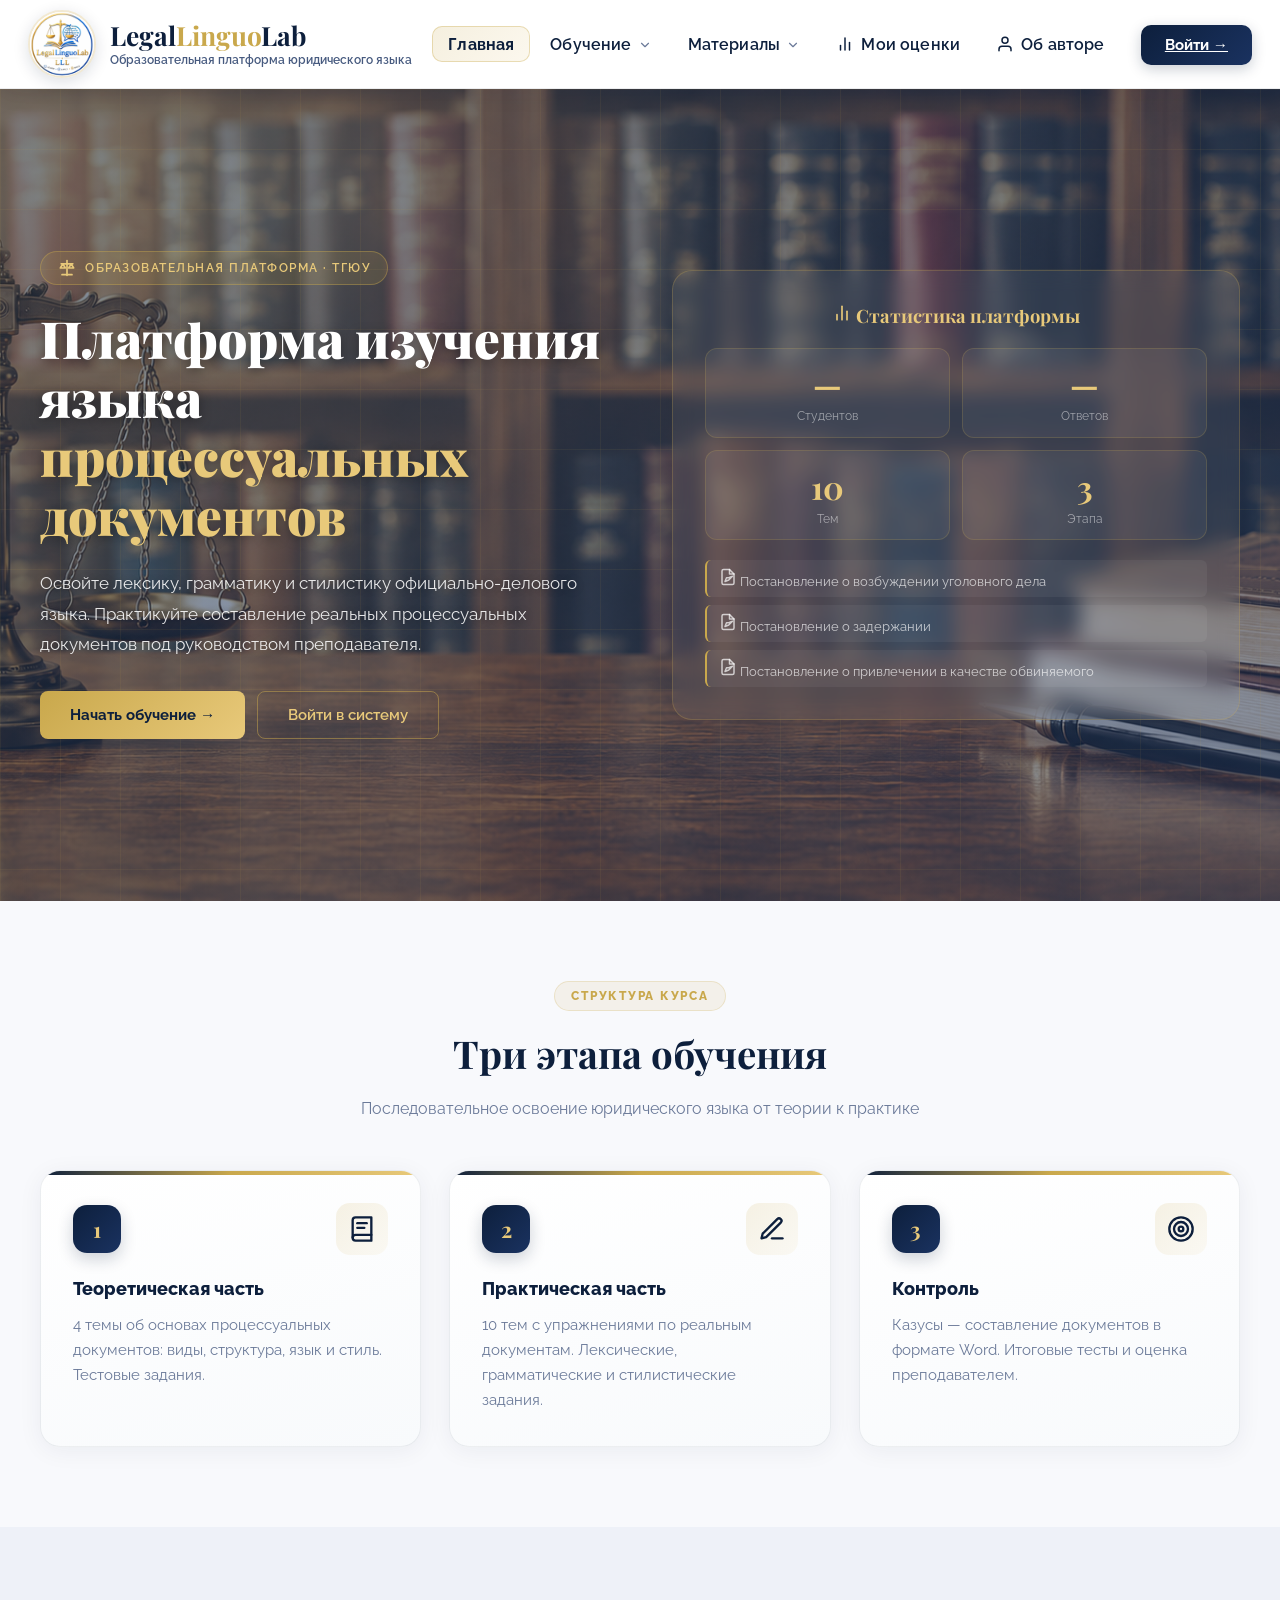
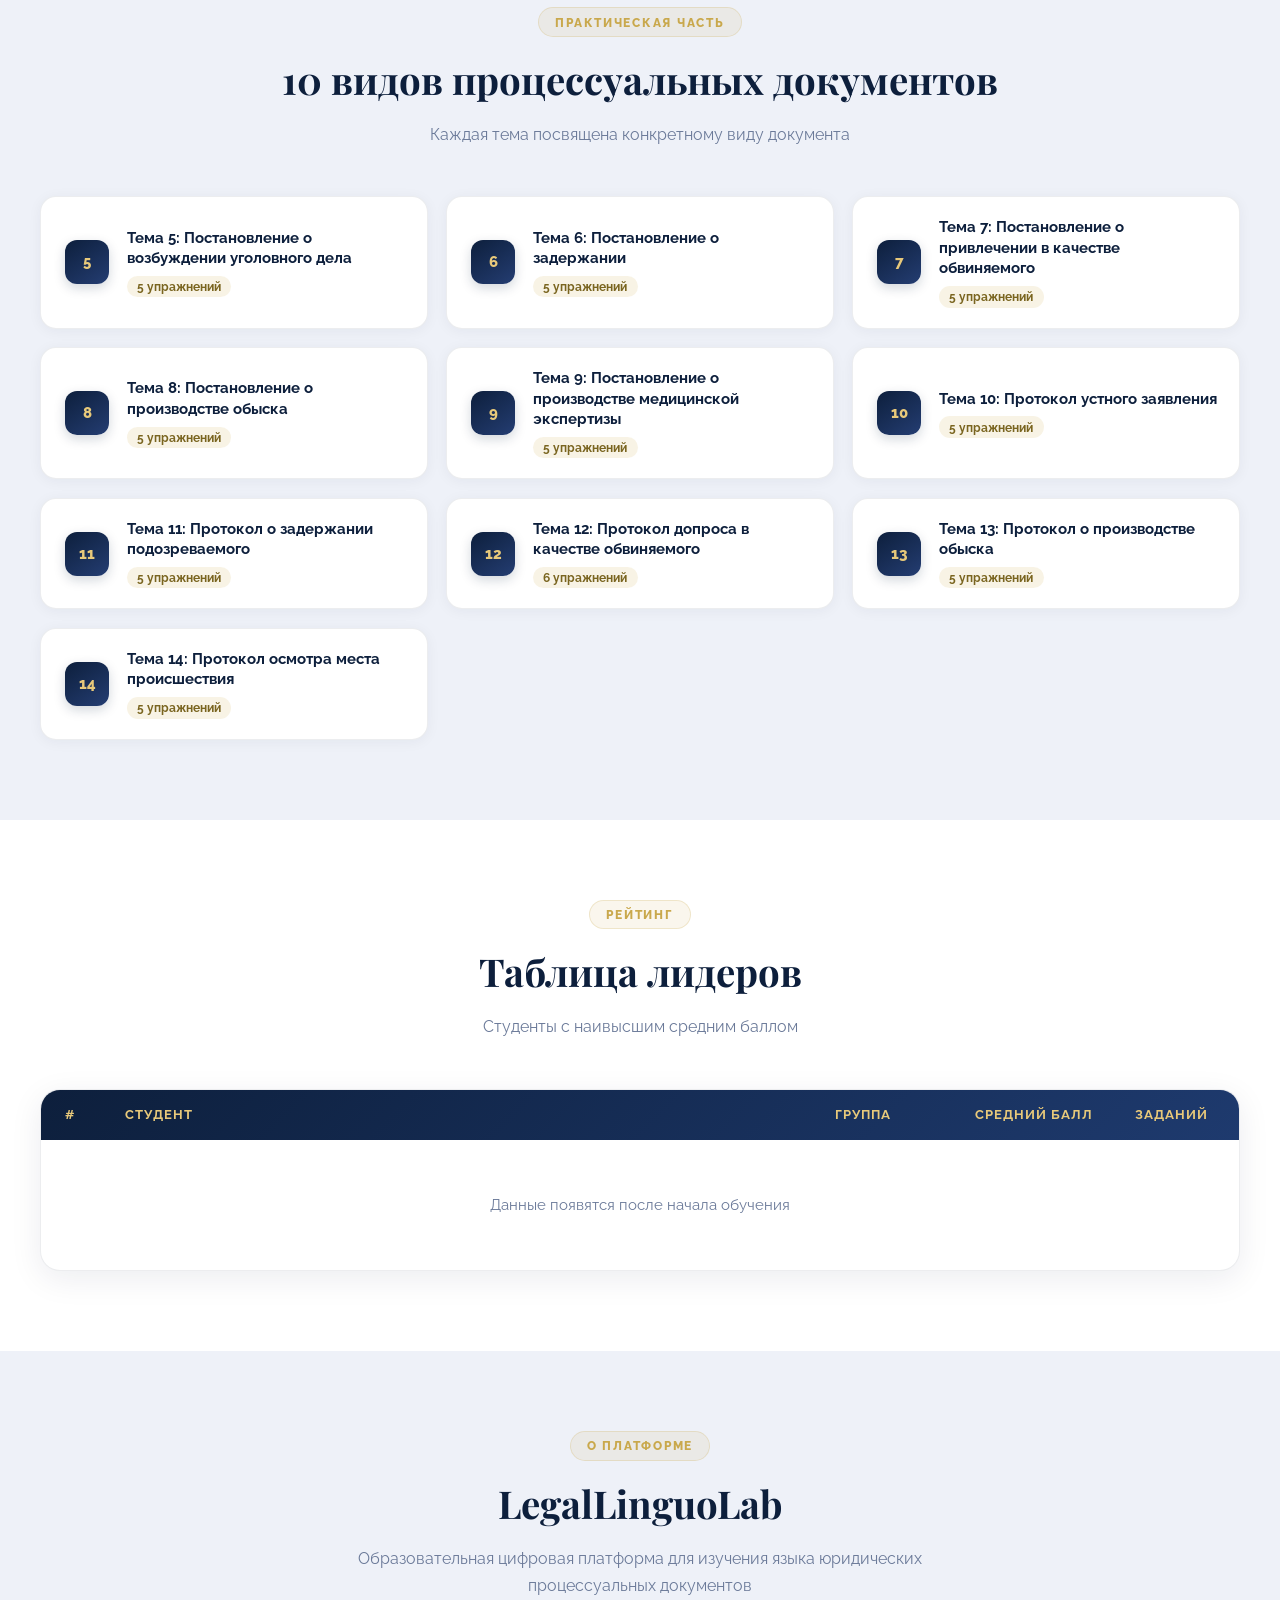
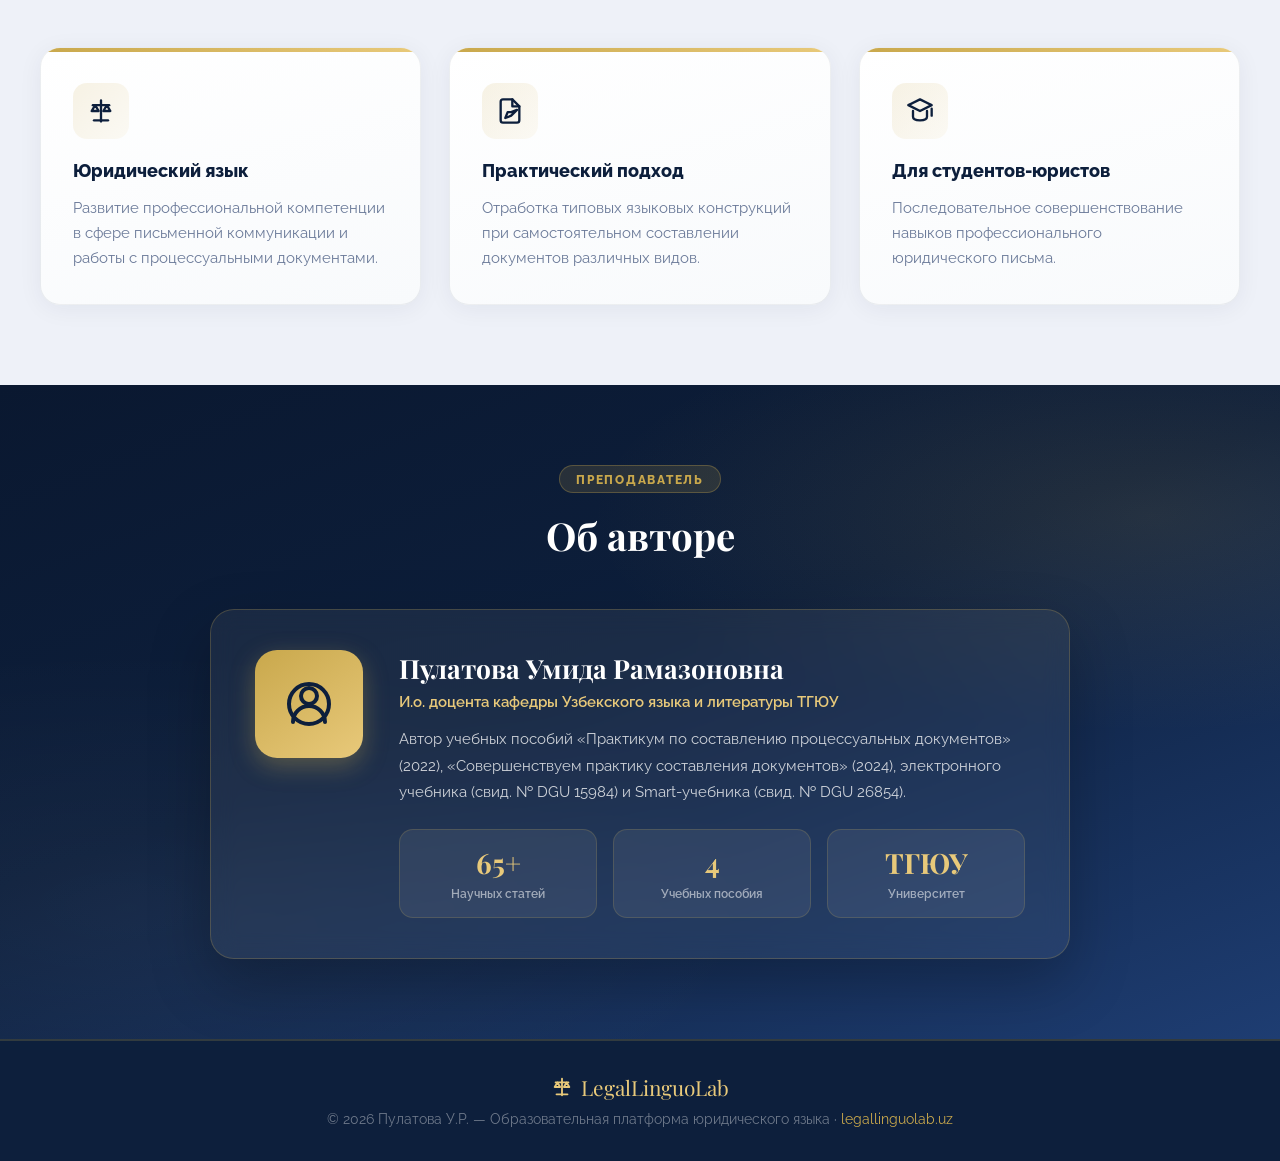
<file: index.html>
<!DOCTYPE html>
<html lang="ru" prefix="og: https://ogp.me/ns#">
<head>
  <meta charset="UTF-8"/>
  <meta name="viewport" content="width=device-width,initial-scale=1.0,viewport-fit=cover"/>
  <title>LegalLinguoLab — Образовательная платформа юридического языка</title>
  <meta name="description" content="LegalLinguoLab — цифровая образовательная платформа для изучения языка юридических процессуальных документов. Для студентов-юристов ТГЮУ."/>
  <meta name="keywords" content="юридический язык, процессуальные документы, ТГЮУ, LegalLinguoLab, обучение юристов, юридическое письмо"/>
  <meta name="author" content="Пулатова Умида Рамазоновна"/>
  <meta name="robots" content="index, follow"/>
  <link rel="canonical" href="https://legallinguolab.uz"/>
  <meta property="og:type" content="website"/>
  <meta property="og:title" content="LegalLinguoLab — Образовательная платформа юридического языка"/>
  <meta property="og:description" content="Платформа изучения языка процессуальных документов. 10 тем, практические упражнения, тесты и оценка преподавателя."/>
  <meta property="og:url" content="https://legallinguolab.uz"/>
  <meta property="og:image" content="https://legallinguolab.uz/logo.jpg"/>
  <meta property="og:locale" content="ru_RU"/>
  <meta name="twitter:card" content="summary"/>
  <meta name="twitter:title" content="LegalLinguoLab"/>
  <meta name="twitter:description" content="Платформа изучения языка процессуальных документов для студентов-юристов."/>
  <link rel="icon" href="logo.jpg"/>
  <link rel="stylesheet" href="shared.css"/>
  <style>
    a.topic-card { text-decoration: none; color: inherit; display: flex; cursor: pointer; }
    a.topic-card:hover { border-color: var(--gold, #c9a84c); box-shadow: 0 4px 16px rgba(201,168,76,.2); transform: translateY(-2px); }
  </style>
</head>
<body>
<div class="toast" id="toast"></div>
<header>
  <div class="header-inner">
    <a class="logo" href="index.html">
      <img src="logo.jpg" alt="LegalLinguoLab">
      <div><div class="logo-text">Legal<span>Linguo</span>Lab</div><span class="logo-sub">Образовательная платформа юридического языка</span></div>
    </a>
    <div class="hamburger" id="hamburger"><span></span><span></span><span></span></div>
    <nav class="header-nav">
      <a href="index.html" class="active">Главная</a>
      <div class="dropdown"><a href="#">Обучение ▾</a><div class="dropdown-menu">
        <a href="teoria.html"><span class="dm-icon">📚</span>Теория</a>
        <a href="praktika.html"><span class="dm-icon">✍️</span>Практика</a>
        <a href="kontrol.html"><span class="dm-icon">🎯</span>Контроль</a>
      </div></div>
      <div class="dropdown"><a href="#">Материалы ▾</a><div class="dropdown-menu">
        <a href="literatura.html"><span class="dm-icon">📖</span>Учебная литература</a>
        <a href="about.html"><span class="dm-icon">ℹ️</span>О платформе</a>
      </div></div>
      <a href="grades.html">📊 Мои оценки</a>
      <a href="muallif.html">👤 Об авторе</a>
    </nav>
    <div id="navUserBlock"></div>
  </div>
  <div class="mobile-menu" id="mobileMenu">
    <a href="index.html" class="active">🏠 Главная</a>
    <div class="mobile-section-label">Обучение</div>
    <a href="teoria.html">📚 Теория</a>
    <a href="praktika.html">✍️ Практика</a>
    <a href="kontrol.html">🎯 Контроль</a>
    <div class="mobile-section-label">Материалы</div>
    <a href="literatura.html">📖 Учебная литература</a>
    <a href="about.html">ℹ️ О платформе</a>
    <div class="mobile-section-label">Другое</div>
    <a href="grades.html">📊 Мои оценки</a>
    <a href="muallif.html">👤 Об авторе</a>
    <div id="mobileUserBlock"></div>
  </div>
</header>

<section class="hero">
  <div class="hero-pattern"></div>
  <div class="hero-inner">
    <div>
      <div class="hero-badge">⚖️ Образовательная платформа · ТГЮУ</div>
      <h1>Платформа изучения языка<br><span>процессуальных документов</span></h1>
      <p>Освойте лексику, грамматику и стилистику официально-делового языка. Практикуйте составление реальных процессуальных документов под руководством преподавателя.</p>
      <div class="hero-btns" id="heroBtns">
        <a href="register.html" class="btn-primary" id="heroPrimaryBtn">Начать обучение →</a>
        <a href="login.html" class="btn-secondary" id="heroLoginBtn">Войти в систему</a>
      </div>
    </div>
    <div class="hero-card">
      <h3>📊 Статистика платформы</h3>
      <div class="stat-grid">
        <div class="stat-item"><div class="stat-num" id="stat-students">—</div><div class="stat-label">Студентов</div></div>
        <div class="stat-item"><div class="stat-num" id="stat-answers">—</div><div class="stat-label">Ответов</div></div>
        <div class="stat-item"><div class="stat-num">10</div><div class="stat-label">Тем</div></div>
        <div class="stat-item"><div class="stat-num">3</div><div class="stat-label">Этапа</div></div>
      </div>
      <div class="topic-list"><div class="topic-item">📄 Постановление о возбуждении уголовного дела</div><div class="topic-item">📄 Постановление о задержании</div><div class="topic-item">📄 Постановление о привлечении в качестве обвиняемого</div></div>
    </div>
  </div>
</section>

<section style="background:var(--bg);">
  <div class="section-inner">
    <div class="section-header">
      <div class="section-tag">Структура курса</div>
      <h2 class="section-title">Три этапа обучения</h2>
      <p class="section-desc">Последовательное освоение юридического языка от теории к практике</p>
    </div>
    <div class="stages-grid">
      <div class="stage-card"><div class="stage-card-top"><span class="stage-num">1</span><span class="stage-icon" aria-hidden="true">📚</span></div><h3>Теоретическая часть</h3><p>4 темы об основах процессуальных документов: виды, структура, язык и стиль. Тестовые задания.</p></div>
      <div class="stage-card"><div class="stage-card-top"><span class="stage-num">2</span><span class="stage-icon" aria-hidden="true">✍️</span></div><h3>Практическая часть</h3><p>10 тем с упражнениями по реальным документам. Лексические, грамматические и стилистические задания.</p></div>
      <div class="stage-card"><div class="stage-card-top"><span class="stage-num">3</span><span class="stage-icon" aria-hidden="true">🎯</span></div><h3>Контроль</h3><p>Казусы — составление документов в формате Word. Итоговые тесты и оценка преподавателем.</p></div>
    </div>
  </div>
</section>

<section style="background:var(--bg2);">
  <div class="section-inner">
    <div class="section-header">
      <div class="section-tag">Практическая часть</div>
      <h2 class="section-title">10 видов процессуальных документов</h2>
      <p class="section-desc">Каждая тема посвящена конкретному виду документа</p>
    </div>
    <div class="topics-grid"><a class="topic-card" href="praktika.html#tema=5"><div class="topic-num">5</div><div class="topic-info"><h4>Тема 5: Постановление о возбуждении уголовного дела</h4><p>5 упражнений</p></div></a><a class="topic-card" href="praktika.html#tema=6"><div class="topic-num">6</div><div class="topic-info"><h4>Тема 6: Постановление о задержании</h4><p>5 упражнений</p></div></a><a class="topic-card" href="praktika.html#tema=7"><div class="topic-num">7</div><div class="topic-info"><h4>Тема 7: Постановление о привлечении в качестве обвиняемого</h4><p>5 упражнений</p></div></a><a class="topic-card" href="praktika.html#tema=8"><div class="topic-num">8</div><div class="topic-info"><h4>Тема 8: Постановление о производстве обыска</h4><p>5 упражнений</p></div></a><a class="topic-card" href="praktika.html#tema=9"><div class="topic-num">9</div><div class="topic-info"><h4>Тема 9: Постановление о производстве медицинской экспертизы</h4><p>5 упражнений</p></div></a><a class="topic-card" href="praktika.html#tema=10"><div class="topic-num">10</div><div class="topic-info"><h4>Тема 10: Протокол устного заявления</h4><p>5 упражнений</p></div></a><a class="topic-card" href="praktika.html#tema=11"><div class="topic-num">11</div><div class="topic-info"><h4>Тема 11: Протокол о задержании подозреваемого</h4><p>5 упражнений</p></div></a><a class="topic-card" href="praktika.html#tema=12"><div class="topic-num">12</div><div class="topic-info"><h4>Тема 12: Протокол допроса в качестве обвиняемого</h4><p>6 упражнений</p></div></a><a class="topic-card" href="praktika.html#tema=13"><div class="topic-num">13</div><div class="topic-info"><h4>Тема 13: Протокол о производстве обыска</h4><p>5 упражнений</p></div></a><a class="topic-card" href="praktika.html#tema=14"><div class="topic-num">14</div><div class="topic-info"><h4>Тема 14: Протокол осмотра места происшествия</h4><p>5 упражнений</p></div></a></div>
  </div>
</section>

<section style="background:var(--white);">
  <div class="section-inner">
    <div class="section-header">
      <div class="section-tag">Рейтинг</div>
      <h2 class="section-title">Таблица лидеров</h2>
      <p class="section-desc">Студенты с наивысшим средним баллом</p>
    </div>
    <div class="leaderboard-table">
      <div class="lb-header"><div>#</div><div>Студент</div><div>Группа</div><div>Средний балл</div><div>Заданий</div></div>
      <div id="leaderboard-body"><div class="lb-empty">Данные появятся после начала обучения</div></div>
    </div>
  </div>
</section>

<section style="background:var(--bg2);">
  <div class="section-inner">
    <div class="section-header">
      <div class="section-tag">О платформе</div>
      <h2 class="section-title">LegalLinguoLab</h2>
      <p class="section-desc">Образовательная цифровая платформа для изучения языка юридических процессуальных документов</p>
    </div>
    <div class="stages-grid">
      <div class="stage-card feature-card"><div class="feature-icon" aria-hidden="true">⚖️</div><h3>Юридический язык</h3><p>Развитие профессиональной компетенции в сфере письменной коммуникации и работы с процессуальными документами.</p></div>
      <div class="stage-card feature-card"><div class="feature-icon" aria-hidden="true">📝</div><h3>Практический подход</h3><p>Отработка типовых языковых конструкций при самостоятельном составлении документов различных видов.</p></div>
      <div class="stage-card feature-card"><div class="feature-icon" aria-hidden="true">🎓</div><h3>Для студентов-юристов</h3><p>Последовательное совершенствование навыков профессионального юридического письма.</p></div>
    </div>
  </div>
</section>

<section class="author-section">
  <div class="section-inner">
    <div class="section-header">
      <div class="section-tag">Преподаватель</div>
      <h2 class="section-title">Об авторе</h2>
    </div>
    <div class="author-card">
      <div class="author-avatar">👩‍🏫</div>
      <div>
        <div class="author-name">Пулатова Умида Рамазоновна</div>
        <div class="author-title">И.о. доцента кафедры Узбекского языка и литературы ТГЮУ</div>
        <p class="author-bio">Автор учебных пособий «Практикум по составлению процессуальных документов» (2022), «Совершенствуем практику составления документов» (2024), электронного учебника (свид. № DGU 15984) и Smart-учебника (свид. № DGU 26854).</p>
        <div class="author-stats">
          <div class="author-stat"><div class="author-stat-num">65+</div><div class="author-stat-label">Научных статей</div></div>
          <div class="author-stat"><div class="author-stat-num">4</div><div class="author-stat-label">Учебных пособия</div></div>
          <div class="author-stat"><div class="author-stat-num">ТГЮУ</div><div class="author-stat-label">Университет</div></div>
        </div>
      </div>
    </div>
  </div>
</section>

<footer><div class="footer-logo">⚖️ LegalLinguoLab</div><p class="footer-text">© 2026 Пулатова У.Р. — Образовательная платформа юридического языка · <a href="https://legallinguolab.uz">legallinguolab.uz</a></p></footer>
<div class="modal-overlay" id="modalOverlay" onclick="closePDF(event)"><div class="modal"><div class="modal-head"><span id="modalTitle">Документ</span><div class="modal-head-actions"><a class="modal-dl-btn" id="modalDlBtn" href="#" download>⬇ Скачать</a><button class="modal-close" onclick="closePDF(event)">✕</button></div></div><iframe id="modalFrame" src=""></iframe></div></div>
<script src="icons.js"></script>
<script src="nav.js"></script>
<script>
const LLL_SCRIPT = 'https://script.google.com/macros/s/AKfycbzjMtjRzo2_T4CWVGIFg9ErQxHyKVwDwFJlJkgpm7rSsQAaBbq_ozX-NajZYwUmICp1Tw/exec';

async function loadLeaderboard() {
  try {
    const res  = await fetch(LLL_SCRIPT + '?action=leaderboard');
    const data = await res.json();

    // Statistika
    if (data.totalStudents) document.getElementById('stat-students').textContent = data.totalStudents;
    if (data.totalAnswers)  document.getElementById('stat-answers').textContent  = data.totalAnswers;

    const body = document.getElementById('leaderboard-body');

    if (!data.leaders || !data.leaders.length) {
      body.innerHTML = '<div class="lb-empty">Данные появятся после начала обучения</div>';
      return;
    }

    const medals = ['🥇', '🥈', '🥉'];
    body.innerHTML = data.leaders.map(function(l, i) {
      var rank = i < 3 ? medals[i] : (i + 1);
      return '<div class="lb-row">' +
        '<div class="lb-rank rank-' + (i+1) + '">' + rank + '</div>' +
        '<div class="lb-name">' + l.name + '</div>' +
        '<div class="lb-group">' + l.group + '</div>' +
        '<div class="lb-score">' + l.avgScore + '</div>' +
        '<div class="lb-tasks">' + l.tasks + '</div>' +
      '</div>';
    }).join('');
  } catch(e) {
    console.log('Leaderboard xato:', e.message);
  }
}
loadLeaderboard();
</script>
</body>
</html>
</file>
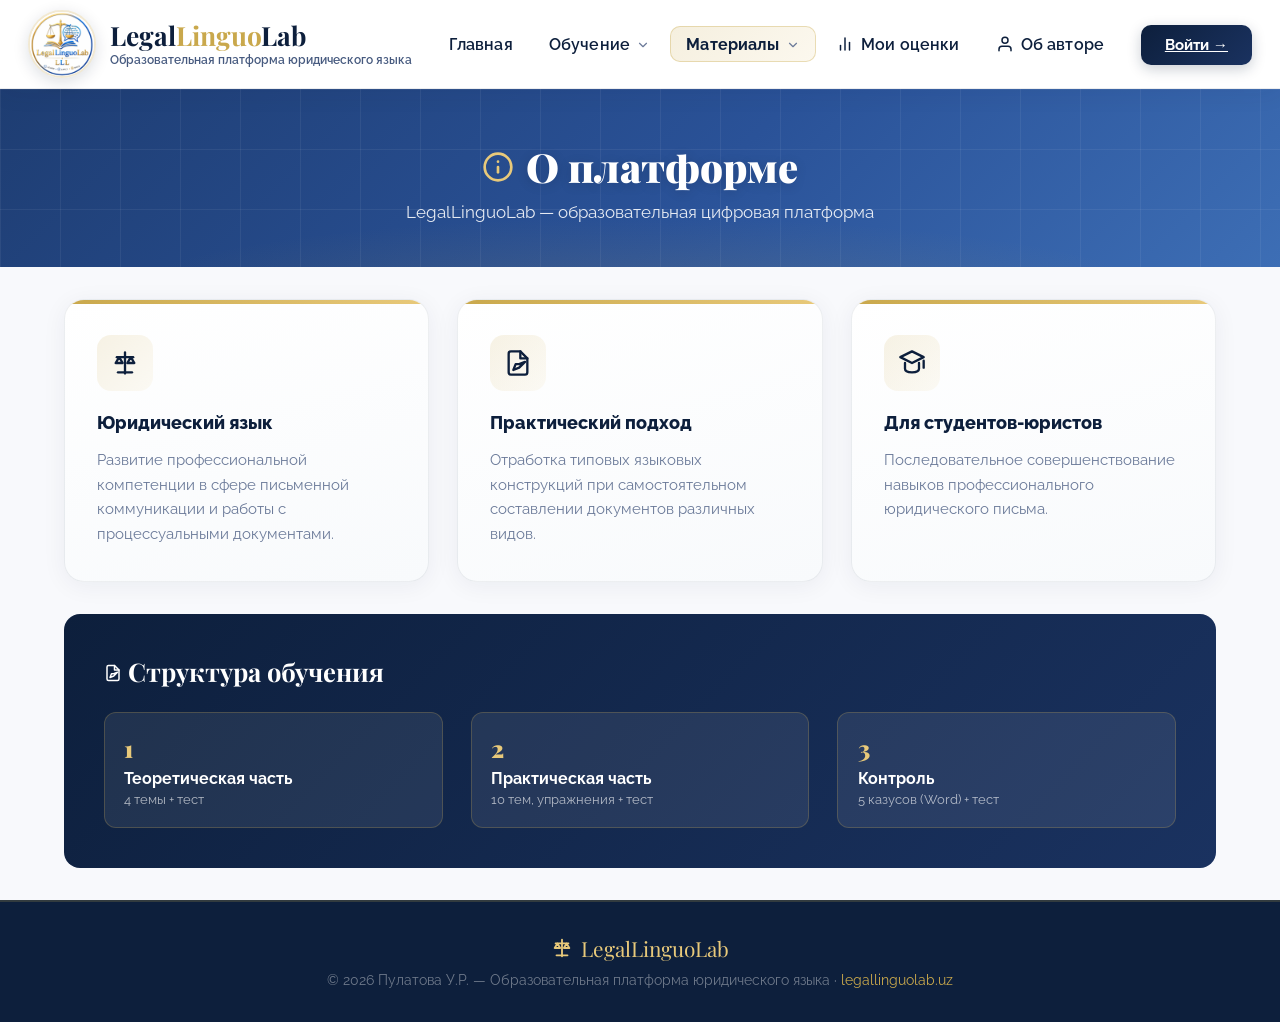
<file: about.html>
<!DOCTYPE html>
<html lang="ru">
<head>
  <meta charset="UTF-8"/><meta name="viewport" content="width=device-width,initial-scale=1.0,viewport-fit=cover"/>
  <title>О платформе — LegalLinguoLab</title>
  <link rel="icon" href="logo.jpg"/>
  <link rel="stylesheet" href="shared.css"/>
  <style></style>
</head>
<body>
<div class="toast" id="toast"></div>
<header>
  <div class="header-inner">
    <a class="logo" href="index.html">
      <img src="logo.jpg" alt="LegalLinguoLab">
      <div><div class="logo-text">Legal<span>Linguo</span>Lab</div><span class="logo-sub">Образовательная платформа юридического языка</span></div>
    </a>
    <div class="hamburger" id="hamburger"><span></span><span></span><span></span></div>
    <nav class="header-nav">
      <a href="index.html">Главная</a>
      <div class="dropdown"><a href="#">Обучение ▾</a><div class="dropdown-menu">
        <a href="teoria.html"><span class="dm-icon">📚</span>Теория</a>
        <a href="praktika.html"><span class="dm-icon">✍️</span>Практика</a>
        <a href="kontrol.html"><span class="dm-icon">🎯</span>Контроль</a>
      </div></div>
      <div class="dropdown"><a href="#" class="active">Материалы ▾</a><div class="dropdown-menu">
        <a href="literatura.html"><span class="dm-icon">📖</span>Учебная литература</a>
        <a href="about.html" class="active"><span class="dm-icon">ℹ️</span>О платформе</a>
      </div></div>
      <a href="grades.html">📊 Мои оценки</a>
      <a href="muallif.html">👤 Об авторе</a>
    </nav>
    <div id="navUserBlock"></div>
  </div>
  <div class="mobile-menu" id="mobileMenu">
    <a href="index.html">🏠 Главная</a>
    <div class="mobile-section-label">Обучение</div>
    <a href="teoria.html">📚 Теория</a>
    <a href="praktika.html">✍️ Практика</a>
    <a href="kontrol.html">🎯 Контроль</a>
    <div class="mobile-section-label">Материалы</div>
    <a href="literatura.html">📖 Учебная литература</a>
    <a href="about.html" class="active">ℹ️ О платформе</a>
    <div class="mobile-section-label">Другое</div>
    <a href="grades.html">📊 Мои оценки</a>
    <a href="muallif.html">👤 Об авторе</a>
    <div id="mobileUserBlock"></div>
  </div>
</header>

<div class="page-header"><h1>ℹ️ О платформе</h1><p>LegalLinguoLab — образовательная цифровая платформа</p></div>
<div class="main">
  <div class="stages-grid" style="margin-bottom:2rem;">
    <div class="stage-card feature-card"><div class="feature-icon" aria-hidden="true">⚖️</div><h3>Юридический язык</h3><p>Развитие профессиональной компетенции в сфере письменной коммуникации и работы с процессуальными документами.</p></div>
    <div class="stage-card feature-card"><div class="feature-icon" aria-hidden="true">📝</div><h3>Практический подход</h3><p>Отработка типовых языковых конструкций при самостоятельном составлении документов различных видов.</p></div>
    <div class="stage-card feature-card"><div class="feature-icon" aria-hidden="true">🎓</div><h3>Для студентов-юристов</h3><p>Последовательное совершенствование навыков профессионального юридического письма.</p></div>
  </div>
  <div style="background:linear-gradient(135deg,var(--navy),var(--navy-light));border-radius:16px;padding:2.5rem;color:white;">
    <h2 style="font-family:Playfair Display,serif;font-size:1.6rem;margin-bottom:1.5rem;">📋 Структура обучения</h2>
    <div class="stages-grid">
      <div style="background:rgba(255,255,255,0.08);border-radius:12px;padding:1.2rem;border:1px solid rgba(201,168,76,0.25);"><div style="color:var(--gold-light);font-size:1.5rem;font-weight:900;font-family:Playfair Display,serif;margin-bottom:0.3rem;">1</div><div style="font-weight:700;margin-bottom:0.3rem;">Теоретическая часть</div><div style="font-size:0.82rem;color:rgba(255,255,255,0.65);">4 темы + тест</div></div>
      <div style="background:rgba(255,255,255,0.08);border-radius:12px;padding:1.2rem;border:1px solid rgba(201,168,76,0.25);"><div style="color:var(--gold-light);font-size:1.5rem;font-weight:900;font-family:Playfair Display,serif;margin-bottom:0.3rem;">2</div><div style="font-weight:700;margin-bottom:0.3rem;">Практическая часть</div><div style="font-size:0.82rem;color:rgba(255,255,255,0.65);">10 тем, упражнения + тест</div></div>
      <div style="background:rgba(255,255,255,0.08);border-radius:12px;padding:1.2rem;border:1px solid rgba(201,168,76,0.25);"><div style="color:var(--gold-light);font-size:1.5rem;font-weight:900;font-family:Playfair Display,serif;margin-bottom:0.3rem;">3</div><div style="font-weight:700;margin-bottom:0.3rem;">Контроль</div><div style="font-size:0.82rem;color:rgba(255,255,255,0.65);">5 казусов (Word) + тест</div></div>
    </div>
  </div>
</div>

<footer><div class="footer-logo">⚖️ LegalLinguoLab</div><p class="footer-text">© 2026 Пулатова У.Р. — Образовательная платформа юридического языка · <a href="https://legallinguolab.uz">legallinguolab.uz</a></p></footer>
<div class="modal-overlay" id="modalOverlay" onclick="closePDF(event)"><div class="modal"><div class="modal-head"><span id="modalTitle">Документ</span><div class="modal-head-actions"><a class="modal-dl-btn" id="modalDlBtn" href="#" download>⬇ Скачать</a><button class="modal-close" onclick="closePDF(event)">✕</button></div></div><iframe id="modalFrame" src=""></iframe></div></div>
<script src="icons.js"></script>
<script src="nav.js"></script>

</body>
</html>
</file>
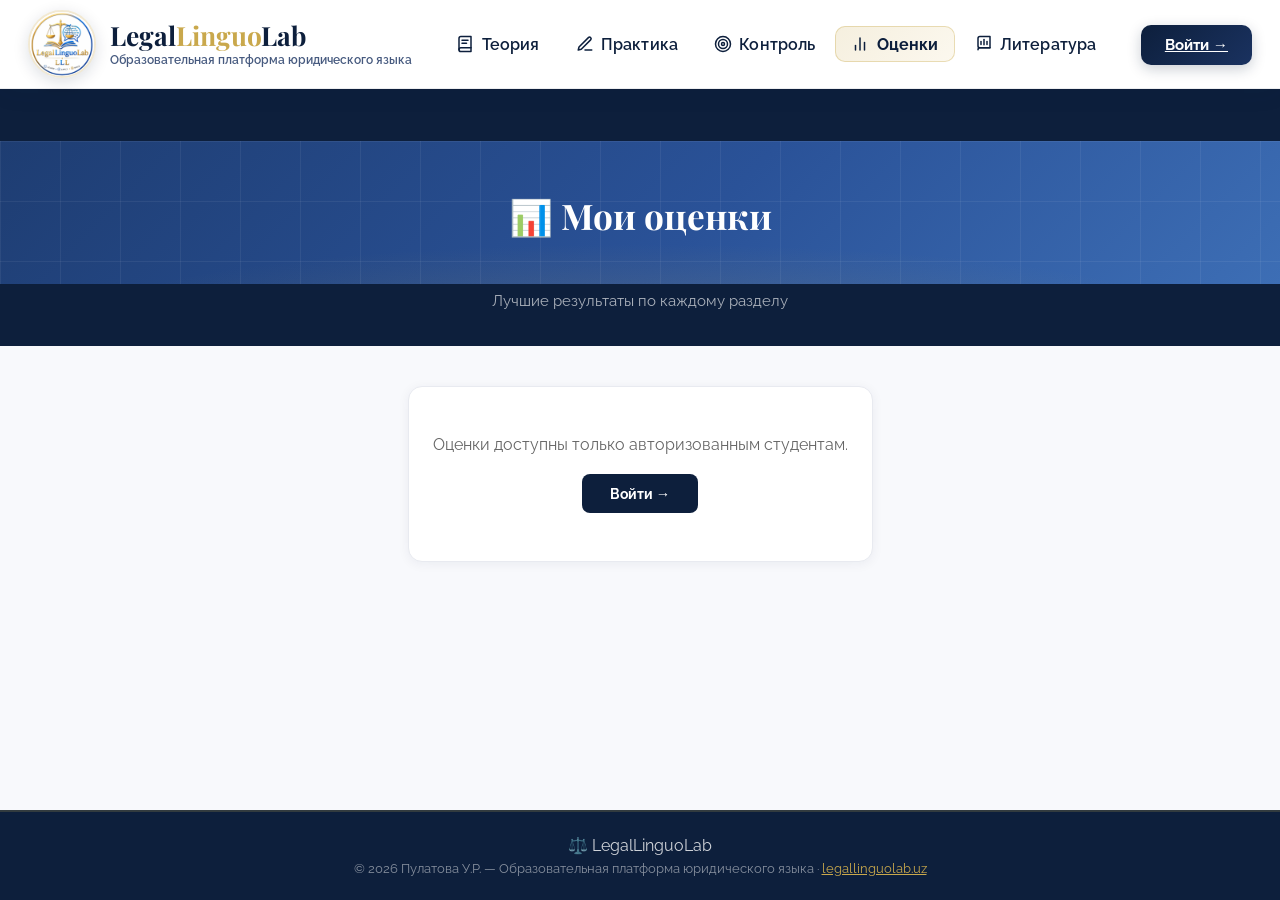
<file: grades.html>
<!DOCTYPE html>
<html lang="ru">
<head>
  <meta charset="UTF-8" />
  <meta name="viewport" content="width=device-width, initial-scale=1.0" />
  <title>Мои оценки — LegalLinguoLab</title>
  <link rel="stylesheet" href="shared.css" />
  <link href="https://fonts.googleapis.com/css2?family=Playfair+Display:wght@400;600;700&family=Raleway:wght@300;400;500;600&display=swap" rel="stylesheet" />
  <style>
    .grades-hero {
      background: var(--navy);
      padding: 52px 0 36px;
      text-align: center;
    }
    .grades-hero h1 {
      font-family: 'Playfair Display', serif;
      font-size: 2.2rem;
      color: #fff;
      margin: 0 0 8px;
    }
    .grades-hero p {
      font-family: 'Raleway', sans-serif;
      color: rgba(255,255,255,0.65);
      font-size: 0.95rem;
      margin: 0;
    }

    .grades-wrap {
      max-width: 820px;
      margin: 0 auto;
      padding: 40px 20px 60px;
    }

    /* Stats */
    .stats-grid {
      display: grid;
      grid-template-columns: repeat(auto-fit, minmax(160px, 1fr));
      gap: 14px;
      margin-bottom: 32px;
    }
    .stat-card {
      background: #fff;
      border: 1px solid #e8eaf0;
      border-radius: 12px;
      padding: 20px 16px;
      text-align: center;
      box-shadow: 0 2px 8px rgba(13,31,60,0.05);
    }
    .stat-num {
      font-family: 'Playfair Display', serif;
      font-size: 2rem;
      font-weight: 700;
      color: var(--navy);
      line-height: 1;
      margin-bottom: 6px;
    }
    .stat-num span { color: var(--gold); }
    .stat-label {
      font-family: 'Raleway', sans-serif;
      font-size: 0.78rem;
      color: #888;
      font-weight: 500;
    }

    /* Grades list */
    .grades-card {
      background: #fff;
      border: 1px solid #e8eaf0;
      border-radius: 14px;
      overflow: hidden;
      box-shadow: 0 2px 12px rgba(13,31,60,0.06);
    }
    .grades-card-header {
      padding: 18px 24px;
      border-bottom: 1px solid #f0f2f8;
      display: flex;
      align-items: center;
      gap: 10px;
    }
    .grades-card-header h2 {
      font-family: 'Raleway', sans-serif;
      font-size: 0.95rem;
      font-weight: 700;
      color: var(--navy);
      margin: 0;
    }

    .grade-item {
      display: flex;
      align-items: center;
      padding: 16px 24px;
      border-bottom: 1px solid #f5f6fa;
      gap: 16px;
      transition: background 0.15s;
    }
    .grade-item:last-child { border-bottom: none; }
    .grade-item:hover { background: #fafbff; }

    .grade-badge {
      width: 44px;
      height: 44px;
      border-radius: 10px;
      display: flex;
      align-items: center;
      justify-content: center;
      font-family: 'Playfair Display', serif;
      font-size: 1.3rem;
      font-weight: 700;
      flex-shrink: 0;
    }
    .badge-5 { background: #eafaf1; color: #1e8449; }
    .badge-4 { background: #eef9fc; color: #0e6985; }
    .badge-3 { background: #fef9e7; color: #9a7d0a; }
    .badge-2 { background: #fdedec; color: #c0392b; }
    .badge-x { background: #f5f6fa; color: #aaa; }

    .grade-info { flex: 1; min-width: 0; }
    .grade-tema {
      font-family: 'Raleway', sans-serif;
      font-size: 0.92rem;
      font-weight: 600;
      color: var(--navy);
      margin-bottom: 3px;
      white-space: nowrap;
      overflow: hidden;
      text-overflow: ellipsis;
    }
    .grade-razdel {
      font-family: 'Raleway', sans-serif;
      font-size: 0.78rem;
      color: #999;
    }
    .grade-comment {
      font-family: 'Raleway', sans-serif;
      font-size: 0.82rem;
      color: #666;
      margin-top: 4px;
    }
    .grade-date {
      font-family: 'Raleway', sans-serif;
      font-size: 0.75rem;
      color: #bbb;
      white-space: nowrap;
      flex-shrink: 0;
    }

    /* Empty / Loading */
    .state-msg {
      text-align: center;
      padding: 48px 20px;
      font-family: 'Raleway', sans-serif;
      color: #aaa;
      font-size: 0.95rem;
    }
    .state-msg .icon { font-size: 2.5rem; margin-bottom: 12px; }

    /* Razdel bo'sh holati */
    .razdel-empty {
      padding: 20px 24px;
      font-family: 'Raleway', sans-serif;
      font-size: 0.85rem;
      color: #bbb;
      text-align: center;
    }

    /* Not logged in */
    .login-prompt {
      background: #fff;
      border: 1px solid #e8eaf0;
      border-radius: 14px;
      padding: 48px 24px;
      text-align: center;
      box-shadow: 0 2px 12px rgba(13,31,60,0.06);
    }
    .login-prompt p {
      font-family: 'Raleway', sans-serif;
      color: #666;
      margin-bottom: 20px;
    }
    .btn-login-prompt {
      display: inline-block;
      background: var(--navy);
      color: #fff;
      font-family: 'Raleway', sans-serif;
      font-weight: 700;
      font-size: 0.9rem;
      padding: 11px 28px;
      border-radius: 8px;
      text-decoration: none;
      transition: background 0.2s;
    }
    .btn-login-prompt:hover { background: #1a3260; }



    /* Modal (nav.js uchun) */
    .modal-overlay { display:none; position:fixed; inset:0; background:rgba(10,20,45,0.7); z-index:9999; align-items:center; justify-content:center; padding:16px; }
    .modal-overlay.open { display:flex; }
    .modal-box { background:#fff; border-radius:14px; width:100%; max-width:900px; height:90vh; display:flex; flex-direction:column; overflow:hidden; }
    .modal-header { display:flex; align-items:center; justify-content:space-between; padding:14px 18px; border-bottom:1px solid #e8eaf0; flex-shrink:0; }
    .modal-title { font-family:'Raleway',sans-serif; font-size:0.95rem; font-weight:700; color:var(--navy); }
    .modal-dl { font-family:'Raleway',sans-serif; font-size:0.82rem; font-weight:600; color:var(--navy); text-decoration:none; padding:5px 12px; border:1px solid #dde0e8; border-radius:6px; }
    .modal-close { background:#f0f2f8; border:none; width:32px; height:32px; border-radius:50%; font-size:0.9rem; cursor:pointer; color:#555; }
    .modal-frame { flex:1; border:none; width:100%; }
  </style>
</head>
<body>

<!-- HEADER -->
<header>
  <div class="header-inner">
    <a href="index.html" class="logo">
      <img src="logo.jpg" alt="LegalLinguoLab">
      <div>
        <div class="logo-text">Legal<span>Linguo</span>Lab</div>
        <span class="logo-sub">Образовательная платформа юридического языка</span>
      </div>
    </a>
    <nav class="header-nav">
      <a href="teoria.html">📚 Теория</a>
      <a href="praktika.html">✍️ Практика</a>
      <a href="kontrol.html">🎯 Контроль</a>
      <a href="grades.html" class="active">📊 Оценки</a>
      <a href="literatura.html">📖 Литература</a>
    </nav>
    <div id="navUserBlock"></div>
    <div class="hamburger" id="hamburger"><span></span><span></span><span></span></div>
  </div>
  <div class="mobile-menu" id="mobileMenu">
    <a href="teoria.html">📚 Теория</a>
    <a href="praktika.html">✍️ Практика</a>
    <a href="kontrol.html">🎯 Контроль</a>
    <a href="grades.html" class="active">📊 Оценки</a>
    <a href="literatura.html">📖 Литература</a>
    <div id="mobileUserBlock"></div>
  </div>
</header>

<!-- PDF MODAL -->
<div id="modalOverlay" class="modal-overlay" onclick="closePDF(event)">
  <div class="modal-box">
    <div class="modal-header">
      <span id="modalTitle" class="modal-title"></span>
      <div style="display:flex;gap:10px;align-items:center;">
        <a id="modalDlBtn" href="#" download class="modal-dl">⬇ Скачать</a>
        <button class="modal-close" onclick="closePDF(event)">✕</button>
      </div>
    </div>
    <iframe id="modalFrame" class="modal-frame" src="" allowfullscreen></iframe>
  </div>
</div>

<!-- HERO -->
<section class="grades-hero">
  <h1 class="page-header">📊 Мои оценки</h1>
  <p>Лучшие результаты по каждому разделу</p>
</section>

<!-- CONTENT -->
<main class="grades-wrap" id="gradesMain">
  <div class="state-msg"><div class="icon">⏳</div>Загрузка...</div>
</main>

<footer style="background:var(--navy);color:rgba(255,255,255,0.5);text-align:center;padding:24px 20px;font-family:'Raleway',sans-serif;font-size:0.82rem;"><div style="font-size:1rem;margin-bottom:6px;color:rgba(255,255,255,0.8);">⚖️ LegalLinguoLab</div>© 2026 Пулатова У.Р. — Образовательная платформа юридического языка · <a href="https://legallinguolab.uz" style="color:var(--gold);">legallinguolab.uz</a></footer>

<script src="icons.js"></script>
<script src="nav.js"></script>
<script>
function formatDate(d) {
  if (!d) return '';
  // ISO format: 2026-05-26T04:39:00.000Z → 26.05.2026 09:39
  try {
    const dt = new Date(d);
    if (!isNaN(dt.getTime())) {
      const day  = String(dt.getDate()).padStart(2, '0');
      const mon  = String(dt.getMonth() + 1).padStart(2, '0');
      const year = dt.getFullYear();
      const h    = String(dt.getHours()).padStart(2, '0');
      const m    = String(dt.getMinutes()).padStart(2, '0');
      return day + '.' + mon + '.' + year + ' ' + h + ':' + m;
    }
  } catch(e) {}
  // Agar allaqachon dd.MM.yyyy formatida bo'lsa — shundayligicha
  return d;
}

const SCRIPT = 'https://script.google.com/macros/s/AKfycbzjMtjRzo2_T4CWVGIFg9ErQxHyKVwDwFJlJkgpm7rSsQAaBbq_ozX-NajZYwUmICp1Tw/exec';

window.addEventListener('DOMContentLoaded', function() {
  const raw = localStorage.getItem('lll_user');
  if (!raw) {
    showLoginPrompt();
    return;
  }
  const user = JSON.parse(raw);
  loadGrades(user.name, user.group);
});

function showLoginPrompt() {
  document.getElementById('gradesMain').innerHTML = `
    <div class="login-prompt">
      <p>Оценки доступны только авторизованным студентам.</p>
      <a href="login.html" class="btn-login-prompt">Войти →</a>
    </div>`;
}

async function loadGrades(name, group) {
  const main = document.getElementById('gradesMain');
  try {
    const resp = await fetch(SCRIPT + '?action=getGrades&name=' + encodeURIComponent(name));
    const data = await resp.json();

    if (!data.grades || data.grades.length === 0) {
      main.innerHTML =
        '<div class="state-msg">' +
        '<div class="icon">📭</div>' +
        'Оценок пока нет.<br>' +
        '<small style="font-size:0.82rem;">Выполните задания и дождитесь проверки.</small>' +
        '</div>';
      return;
    }

    // Har bir tema bo'yicha faqat ENG YAXSHI natijani olish
    // Казус uchun fayl nomi (uprazhnenie) key ga kirmaydi — faqat razdel+tema
    const bestByTema = {};
    data.grades.forEach(function(g) {
      var tema = (g.tema || '');

      // Tema nomlarini normalize qilish (eski va yangi versiyalar)
      var temaNorm = tema
        .replace(/\s*\(44 вопроса\)/gi, '')
        .replace(/\s*\(20 вопросов\)/gi, '')
        .replace(/\s+/g, ' ')
        .trim();

      var isKazus = temaNorm.toLowerCase().indexOf('казус') !== -1;
      var key = (g.razdel || '') + '|' + temaNorm + (isKazus ? '' : '|' + (g.uprazhnenie || ''));
      var score = Number(g.ocenka) || 0;
      var prevScore = Number((bestByTema[key] || {}).ocenka || 0);
      if (!bestByTema[key] || score > prevScore || score === prevScore) {
        // Baholar teng bo'lsa — eng yangisini (oxirgi yozuvni) saqlaymiz
        var gCopy = Object.assign({}, g, { tema: temaNorm });
        bestByTema[key] = gCopy;
      }
    });
    const grades = Object.values(bestByTema);

    // Faqat o'qituvchi baholagan (2,3,4,5) natijalar statistikasi uchun
    const graded = grades.filter(g => [2,3,4,5].includes(Number(g.ocenka)));
    const total  = grades.length;
    const avg    = graded.length
      ? (graded.reduce((s,g) => s + Number(g.ocenka), 0) / graded.length).toFixed(1)
      : '—';
    const best   = graded.length ? Math.max(...graded.map(g => Number(g.ocenka))) : '—';

    // Razdellar bo'yicha guruhlash
    const RAZDELS = ['Теория', 'Практика', 'Контроль'];
    const razdel_icons = { 'Теория': '📚', 'Практика': '✍️', 'Контроль': '🎯' };

    const byRazdel = {};
    RAZDELS.forEach(r => { byRazdel[r] = []; });

    grades.forEach(function(g) {
      const r = g.razdel || 'Другое';
      if (!byRazdel[r]) byRazdel[r] = [];
      byRazdel[r].push(g);
    });

    // HTML yasash
    let html = '<div class="stats-grid">' +
      '<div class="stat-card"><div class="stat-num">' + total + '</div><div class="stat-label">Выполнено заданий</div></div>' +
      '<div class="stat-card"><div class="stat-num"><span>' + avg + '</span></div><div class="stat-label">Средний балл</div></div>' +
      '<div class="stat-card"><div class="stat-num"><span>' + best + '</span></div><div class="stat-label">Лучшая оценка</div></div>' +
      '</div>';

    // Har bir razdel uchun kartochka
    RAZDELS.forEach(function(razdel) {
      const items = byRazdel[razdel] || [];
      const icon  = razdel_icons[razdel] || '📋';

      // Razdel statistikasi
      const rGraded = items.filter(g => [2,3,4,5].includes(Number(g.ocenka)));
      const rAvg    = rGraded.length
        ? (rGraded.reduce((s,g) => s + Number(g.ocenka), 0) / rGraded.length).toFixed(1)
        : null;

      html += '<div class="grades-card" style="margin-bottom:20px;">' +
        '<div class="grades-card-header">' +
        '<h2>' + icon + ' ' + razdel + (rAvg ? ' <span style="font-size:0.8rem;color:var(--gold);font-weight:500;margin-left:8px;">Ср. балл: ' + rAvg + '</span>' : '') + '</h2>' +
        '</div>';

      if (items.length === 0) {
        html += '<div class="state-msg" style="padding:24px 20px;font-size:0.85rem;">Нет выполненных заданий</div>';
      } else {
        items.forEach(function(g) {
          html += gradeItemHTML(g);
        });
      }
      html += '</div>';
    });

    main.innerHTML = html;

  } catch(err) {
    main.innerHTML =
      '<div class="state-msg">' +
      '<div class="icon">⚠️</div>' +
      'Ошибка загрузки оценок.<br>' +
      '<small style="font-size:0.82rem;">' + err.message + '</small>' +
      '</div>';
  }
}

function gradeItemHTML(g) {
  const ocenka   = g.ocenka ? String(g.ocenka).trim() : '';
  const num      = Number(ocenka);
  let   badgeClass = 'badge-x', badgeText = '—';
  if (num === 5)      { badgeClass = 'badge-5'; badgeText = '5'; }
  else if (num === 4) { badgeClass = 'badge-4'; badgeText = '4'; }
  else if (num === 3) { badgeClass = 'badge-3'; badgeText = '3'; }
  else if (num === 2) { badgeClass = 'badge-2'; badgeText = '2'; }
  else if (ocenka)    { badgeText = ocenka; }

  const razdel  = g.razdel       || '';
  const tema    = g.tema         || '';
  const uprazh  = g.uprazhnenie  || '';
  const comment = g.kommentariy  || '';
  const date    = g.date         || '';

  const isKazus     = tema.toLowerCase().indexOf('казус') !== -1;
  const isPraktika  = razdel === 'Практика';
  const isTematTest = tema.toLowerCase().indexOf('тест') !== -1 || uprazh === 'Итоговый тест' || uprazh === '—';

  // Ko'rsatiladigan sarlavha
  let displayTitle = '';
  if (isPraktika && !isTematTest) {
    // Практика mashqlari: "Тема 5 · Упражнение 1"
    displayTitle = 'Тема ' + tema + (uprazh && uprazh !== '—' ? ' · Упражнение ' + uprazh : '');
  } else if (isKazus) {
    displayTitle = tema;
  } else {
    displayTitle = tema + (uprazh && uprazh !== '—' && uprazh !== 'Итоговый тест' ? ' · ' + uprazh : '');
  }

  // Pending badge — praktika ham, kazus ham
  const isPending = !ocenka || ocenka === '';
  const pendingBadge = isPending
    ? '<span style="font-family:Raleway,sans-serif;font-size:0.75rem;color:#BA7517;background:#FAEEDA;padding:2px 8px;border-radius:20px;margin-left:8px;">Ожидает проверки</span>'
    : '';

  // Praktika uchun javob matni (comment o'rnida qisqa ko'rsatish)
  const answerPreview = isPraktika && !isTematTest && g.otvet
    ? '<div class="grade-comment">✏️ ' + String(g.otvet).slice(0, 80) + (String(g.otvet).length > 80 ? '...' : '') + '</div>'
    : '';

  return '<div class="grade-item">' +
    '<div class="grade-badge ' + badgeClass + '">' + badgeText + '</div>' +
    '<div class="grade-info">' +
      '<div class="grade-tema">' + displayTitle + (isPending ? pendingBadge : '') + '</div>' +
      (comment ? '<div class="grade-comment">💬 ' + comment + '</div>' : answerPreview) +
    '</div>' +
    '<div class="grade-date">' + formatDate(date) + '</div>' +
    '</div>';
}
</script>
</body>
</html>
</file>
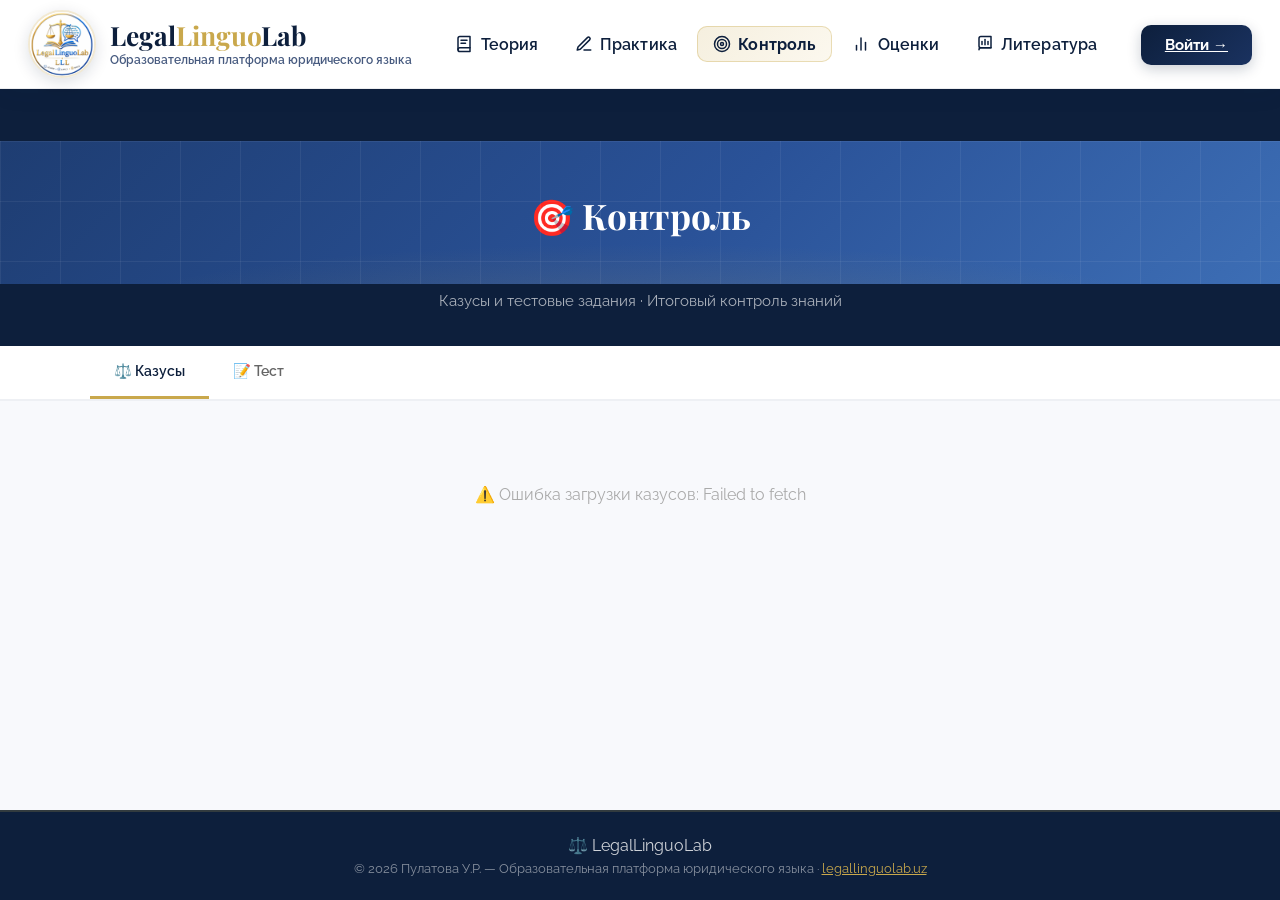
<file: kontrol.html>
<!DOCTYPE html>
<html lang="ru">
<head>
  <meta charset="UTF-8" />
  <meta name="viewport" content="width=device-width, initial-scale=1.0" />
  <title>Контроль — LegalLinguoLab</title>
  <link rel="stylesheet" href="shared.css" />
  <link href="https://fonts.googleapis.com/css2?family=Playfair+Display:wght@400;600;700&family=Raleway:wght@300;400;500;600&display=swap" rel="stylesheet" />
  <style>
    /* ── Hero ── */
    .kontrol-hero {
      background: var(--navy);
      padding: 52px 0 36px;
      text-align: center;
    }
    .kontrol-hero h1 {
      font-family: 'Playfair Display', serif;
      font-size: 2.2rem;
      color: #fff;
      margin: 0 0 8px;
    }
    .kontrol-hero p {
      font-family: 'Raleway', sans-serif;
      color: rgba(255,255,255,0.65);
      font-size: 0.95rem;
      margin: 0;
    }

    /* ── Tabs ── */
    .tabs-nav {
      background: #fff;
      border-bottom: 2px solid #eef0f4;
      position: sticky;
      top: 88px;
      z-index: 100;
    }
    .tabs-nav ul {
      list-style: none;
      margin: 0 auto;
      padding: 0;
      max-width: 1100px;
      display: flex;
    }
    .tabs-nav li { flex-shrink: 0; }
    .tabs-nav a {
      display: block;
      padding: 16px 24px;
      font-family: 'Raleway', sans-serif;
      font-size: 0.9rem;
      font-weight: 600;
      color: #666;
      text-decoration: none;
      border-bottom: 3px solid transparent;
      transition: color 0.2s, border-color 0.2s;
    }
    .tabs-nav a:hover { color: var(--navy); }
    .tabs-nav a.active { color: var(--navy); border-bottom-color: var(--gold); }

    /* ── Sections ── */
    .section-wrap { max-width: 1000px; margin: 0 auto; padding: 0 20px; }
    .tab-section { display: none !important; padding: 36px 0 60px; }
    .tab-section.active { display: block !important; }

    /* ── Kazus card ── */
    .kazus-card {
      background: #fff;
      border: 1px solid #e8eaf0;
      border-radius: 14px;
      margin-bottom: 24px;
      overflow: hidden;
      box-shadow: 0 2px 12px rgba(13,31,60,0.06);
      transition: box-shadow 0.2s;
    }
    .kazus-card:hover { box-shadow: 0 4px 20px rgba(13,31,60,0.1); }

    .kazus-header {
      display: flex;
      align-items: center;
      gap: 14px;
      padding: 18px 24px;
      border-bottom: 1px solid #f0f2f8;
      cursor: pointer;
      user-select: none;
    }
    .kazus-num {
      background: var(--navy);
      color: var(--gold);
      font-family: 'Playfair Display', serif;
      font-size: 1.1rem;
      font-weight: 700;
      width: 44px;
      height: 44px;
      border-radius: 10px;
      display: flex;
      align-items: center;
      justify-content: center;
      flex-shrink: 0;
    }
    .kazus-title {
      font-family: 'Raleway', sans-serif;
      font-size: 1rem;
      font-weight: 700;
      color: var(--navy);
      flex: 1;
    }
    .kazus-toggle {
      font-size: 1.2rem;
      color: var(--gold);
      transition: transform 0.2s;
      flex-shrink: 0;
    }
    .kazus-card.open .kazus-toggle { transform: rotate(180deg); }

    .kazus-body {
      display: none;
      padding: 0 24px 24px;
    }
    .kazus-card.open .kazus-body { display: block; }

    .kazus-text {
      font-family: 'Raleway', sans-serif;
      font-size: 0.93rem;
      color: #444;
      line-height: 1.75;
      margin: 16px 0;
      white-space: pre-wrap;
    }

    .kazus-zadanie {
      background: #f7f8fc;
      border-left: 4px solid var(--gold);
      border-radius: 0 8px 8px 0;
      padding: 12px 16px;
      font-family: 'Raleway', sans-serif;
      font-size: 0.88rem;
      color: #555;
      font-style: italic;
      margin-bottom: 20px;
      line-height: 1.6;
    }

    /* ── File upload ── */
    .upload-area {
      border: 2px dashed #dde0e8;
      border-radius: 10px;
      padding: 20px;
      text-align: center;
      transition: border-color 0.2s, background 0.2s;
      cursor: pointer;
    }
    .upload-area:hover, .upload-area.drag { border-color: var(--navy); background: #f7f8fc; }
    .upload-area.has-file { border-color: #27ae60; background: #eafaf1; }

    .upload-icon { font-size: 2rem; margin-bottom: 8px; }
    .upload-label {
      font-family: 'Raleway', sans-serif;
      font-size: 0.88rem;
      color: #888;
    }
    .upload-label strong { color: var(--navy); }
    .upload-filename {
      font-family: 'Raleway', sans-serif;
      font-size: 0.85rem;
      color: #27ae60;
      font-weight: 600;
      margin-top: 6px;
    }
    .upload-input { display: none; }

    .btn-submit-kazus {
      display: inline-flex;
      align-items: center;
      gap: 8px;
      background: var(--navy);
      color: #fff;
      font-family: 'Raleway', sans-serif;
      font-weight: 700;
      font-size: 0.9rem;
      padding: 11px 26px;
      border: none;
      border-radius: 8px;
      cursor: pointer;
      margin-top: 14px;
      transition: background 0.2s;
      width: 100%;
      justify-content: center;
    }
    .btn-submit-kazus:hover { background: #1a3260; }
    .btn-submit-kazus:disabled { opacity: 0.6; cursor: not-allowed; }

    .upload-status {
      font-family: 'Raleway', sans-serif;
      font-size: 0.85rem;
      margin-top: 8px;
      text-align: center;
      min-height: 20px;
    }
    .upload-status.ok { color: #27ae60; }
    .upload-status.err { color: #e74c3c; }

    /* ── Loading ── */
    .loading-msg {
      text-align: center;
      padding: 48px 20px;
      font-family: 'Raleway', sans-serif;
      color: #aaa;
    }

    /* ══════════════════════════════════════
       ТЕСТ
    ══════════════════════════════════════ */
    .test-wrap { max-width: 820px; margin: 0 auto; }

    .test-card {
      background: #fff;
      border: 1px solid #e8eaf0;
      border-radius: 14px;
      padding: 32px 36px;
      box-shadow: 0 2px 12px rgba(13,31,60,0.06);
    }
    @media (max-width: 600px) { .test-card { padding: 20px 16px; } }

    .test-meta {
      display: flex;
      align-items: center;
      gap: 14px;
      margin-bottom: 24px;
    }
    .test-icon {
      background: var(--navy);
      width: 48px; height: 48px;
      border-radius: 10px;
      display: flex;
      align-items: center;
      justify-content: center;
      font-size: 1.4rem;
      flex-shrink: 0;
    }
    .test-meta h2 {
      font-family: 'Playfair Display', serif;
      font-size: 1.25rem;
      color: var(--navy);
      margin: 0 0 4px;
    }
    .test-meta p {
      font-family: 'Raleway', sans-serif;
      font-size: 0.82rem;
      color: #999;
      margin: 0;
    }

    .test-progress {
      height: 5px;
      background: #eef0f4;
      border-radius: 3px;
      margin-bottom: 28px;
      overflow: hidden;
    }
    .test-progress-bar {
      height: 100%;
      background: linear-gradient(90deg, var(--navy), var(--gold));
      border-radius: 3px;
      transition: width 0.4s ease;
      width: 3%;
    }

    .question-block { display: none; }
    .question-block.active { display: block; }

    .q-counter {
      font-family: 'Raleway', sans-serif;
      font-size: 0.78rem;
      font-weight: 700;
      color: var(--gold);
      text-transform: uppercase;
      letter-spacing: 0.08em;
      margin-bottom: 8px;
    }
    .q-text {
      font-family: 'Raleway', sans-serif;
      font-size: 1rem;
      font-weight: 600;
      color: var(--navy);
      margin-bottom: 18px;
      line-height: 1.65;
    }

    .options-list {
      list-style: none;
      margin: 0 0 20px;
      padding: 0;
      display: flex;
      flex-direction: column;
      gap: 9px;
    }
    .option-item {
      display: flex;
      align-items: flex-start;
      gap: 10px;
      background: #f7f8fc;
      border: 2px solid #e8eaf0;
      border-radius: 10px;
      padding: 12px 14px;
      cursor: pointer;
      font-family: 'Raleway', sans-serif;
      font-size: 0.9rem;
      color: #444;
      line-height: 1.5;
      transition: border-color 0.15s, background 0.15s;
    }
    .option-item:hover { border-color: var(--navy); background: #f0f2f8; }
    .option-item.selected { border-color: var(--navy); background: #eef1f9; }
    .option-item.correct { border-color: #27ae60; background: #eafaf1; color: #1e8449; }
    .option-item.wrong   { border-color: #e74c3c; background: #fdedec; color: #c0392b; }

    .option-letter {
      background: var(--navy);
      color: #fff;
      font-weight: 700;
      font-size: 0.75rem;
      min-width: 22px;
      height: 22px;
      border-radius: 5px;
      display: flex;
      align-items: center;
      justify-content: center;
      flex-shrink: 0;
      margin-top: 1px;
    }
    .option-item.correct .option-letter { background: #27ae60; }
    .option-item.wrong   .option-letter { background: #e74c3c; }

    .q-feedback {
      display: none;
      padding: 11px 14px;
      border-radius: 8px;
      font-family: 'Raleway', sans-serif;
      font-size: 0.88rem;
      margin-bottom: 18px;
      line-height: 1.5;
    }
    .q-feedback.show { display: block; }
    .q-feedback.ok  { background: #eafaf1; color: #1e8449; border-left: 4px solid #27ae60; }
    .q-feedback.err { background: #fdedec; color: #c0392b; border-left: 4px solid #e74c3c; }

    .test-nav { display: flex; gap: 10px; }
    .btn-check {
      background: var(--gold);
      color: var(--navy);
      font-family: 'Raleway', sans-serif;
      font-weight: 700;
      font-size: 0.88rem;
      padding: 10px 22px;
      border: none;
      border-radius: 8px;
      cursor: pointer;
      transition: background 0.2s;
    }
    .btn-check:hover { background: #e8c97a; }
    .btn-check:disabled { opacity: 0.5; cursor: not-allowed; }

    .btn-next {
      background: var(--navy);
      color: #fff;
      font-family: 'Raleway', sans-serif;
      font-weight: 600;
      font-size: 0.88rem;
      padding: 10px 22px;
      border: none;
      border-radius: 8px;
      cursor: pointer;
      display: none;
    }
    .btn-next:hover { background: #1a3260; }
    .btn-next.visible { display: inline-block; }

    /* Result */
    .test-result { display: none; text-align: center; padding: 16px 0; }
    .test-result.show { display: block; }
    .result-score {
      font-family: 'Playfair Display', serif;
      font-size: 3rem;
      color: var(--navy);
      margin: 0 0 6px;
    }
    .result-score span { color: var(--gold); }
    .result-label { font-family: 'Raleway', sans-serif; font-size: 0.95rem; color: #666; margin-bottom: 20px; }
    .result-grade {
      display: inline-block;
      padding: 9px 26px;
      border-radius: 50px;
      font-family: 'Raleway', sans-serif;
      font-weight: 700;
      font-size: 0.95rem;
      margin-bottom: 24px;
    }
    .grade-5 { background: #eafaf1; color: #1e8449; border: 2px solid #27ae60; }
    .grade-4 { background: #eef9fc; color: #0e6985; border: 2px solid #1a9cb5; }
    .grade-3 { background: #fef9e7; color: #9a7d0a; border: 2px solid #d4ac0d; }
    .grade-2 { background: #fdedec; color: #c0392b; border: 2px solid #e74c3c; }

    .save-form {
      background: #f7f8fc;
      border: 1px solid #e8eaf0;
      border-radius: 10px;
      padding: 22px;
      margin-top: 18px;
      text-align: left;
    }
    .save-form h3 {
      font-family: 'Raleway', sans-serif;
      font-size: 0.9rem;
      font-weight: 700;
      color: var(--navy);
      margin: 0 0 14px;
    }
    .form-row { display: grid; grid-template-columns: 1fr 1fr; gap: 10px; margin-bottom: 10px; }
    @media (max-width:480px) { .form-row { grid-template-columns: 1fr; } }
    .form-input {
      width: 100%;
      padding: 9px 12px;
      border: 1.5px solid #dde0e8;
      border-radius: 8px;
      font-family: 'Raleway', sans-serif;
      font-size: 0.88rem;
      color: #333;
      background: #fff;
      box-sizing: border-box;
      outline: none;
      transition: border-color 0.2s;
    }
    .form-input:focus { border-color: var(--navy); }
    .btn-save {
      background: var(--navy);
      color: #fff;
      font-family: 'Raleway', sans-serif;
      font-weight: 700;
      font-size: 0.88rem;
      padding: 10px 26px;
      border: none;
      border-radius: 8px;
      cursor: pointer;
      width: 100%;
      transition: background 0.2s;
    }
    .btn-save:hover { background: #1a3260; }
    .btn-save:disabled { opacity: 0.6; cursor: not-allowed; }
    .save-status { font-family: 'Raleway', sans-serif; font-size: 0.85rem; text-align: center; margin-top: 8px; min-height: 20px; }
    .save-status.ok { color: #27ae60; }
    .save-status.err { color: #e74c3c; }
    .btn-retry {
      background: transparent;
      color: var(--navy);
      font-family: 'Raleway', sans-serif;
      font-weight: 600;
      font-size: 0.88rem;
      padding: 9px 18px;
      border: 2px solid var(--navy);
      border-radius: 8px;
      cursor: pointer;
      margin-top: 10px;
      transition: background 0.2s, color 0.2s;
    }
    .btn-retry:hover { background: var(--navy); color: #fff; }

    /* Modal */
    .modal-overlay { display:none; position:fixed; inset:0; background:rgba(10,20,45,0.7); z-index:9999; align-items:center; justify-content:center; padding:16px; }
    .modal-overlay.open { display:flex; }
    .modal-box { background:#fff; border-radius:14px; width:100%; max-width:900px; height:90vh; display:flex; flex-direction:column; overflow:hidden; }
    .modal-header { display:flex; align-items:center; justify-content:space-between; padding:14px 18px; border-bottom:1px solid #e8eaf0; flex-shrink:0; }
    .modal-title { font-family:'Raleway',sans-serif; font-size:0.95rem; font-weight:700; color:var(--navy); }
    .modal-dl { font-family:'Raleway',sans-serif; font-size:0.82rem; color:var(--navy); text-decoration:none; padding:5px 12px; border:1px solid #dde0e8; border-radius:6px; }
    .modal-close { background:#f0f2f8; border:none; width:32px; height:32px; border-radius:50%; font-size:0.9rem; cursor:pointer; color:#555; }
    .modal-frame { flex:1; border:none; width:100%; }
  </style>
</head>
<body>

<!-- HEADER -->
<header>
  <div class="header-inner">
    <a href="index.html" class="logo">
      <img src="logo.jpg" alt="LegalLinguoLab">
      <div>
        <div class="logo-text">Legal<span>Linguo</span>Lab</div>
        <span class="logo-sub">Образовательная платформа юридического языка</span>
      </div>
    </a>
    <nav class="header-nav">
      <a href="teoria.html">📚 Теория</a>
      <a href="praktika.html">✍️ Практика</a>
      <a href="kontrol.html" class="active">🎯 Контроль</a>
      <a href="grades.html">📊 Оценки</a>
      <a href="literatura.html">📖 Литература</a>
    </nav>
    <div id="navUserBlock"></div>
    <div class="hamburger" id="hamburger"><span></span><span></span><span></span></div>
  </div>
  <div class="mobile-menu" id="mobileMenu">
    <a href="teoria.html">📚 Теория</a>
    <a href="praktika.html">✍️ Практика</a>
    <a href="kontrol.html" class="active">🎯 Контроль</a>
    <a href="grades.html">📊 Оценки</a>
    <a href="literatura.html">📖 Литература</a>
    <div id="mobileUserBlock"></div>
  </div>
</header>

<!-- PDF MODAL -->
<div id="modalOverlay" class="modal-overlay" onclick="closePDF(event)">
  <div class="modal-box">
    <div class="modal-header">
      <span id="modalTitle" class="modal-title"></span>
      <div style="display:flex;gap:10px;align-items:center;">
        <a id="modalDlBtn" href="#" download class="modal-dl">⬇ Скачать</a>
        <button class="modal-close" onclick="closePDF(event)">✕</button>
      </div>
    </div>
    <iframe id="modalFrame" class="modal-frame" src="" allowfullscreen></iframe>
  </div>
</div>

<!-- HERO -->
<section class="kontrol-hero">
  <h1 class="page-header">🎯 Контроль</h1>
  <p>Казусы и тестовые задания · Итоговый контроль знаний</p>
</section>

<!-- TABS -->
<nav class="tabs-nav">
  <ul>
    <li><a href="javascript:void(0)" class="active" data-tab="tab-kazus" onclick="switchTab('tab-kazus')">⚖️ Казусы</a></li>
    <li><a href="javascript:void(0)" data-tab="tab-test"  onclick="switchTab('tab-test')">📝 Тест</a></li>
  </ul>
</nav>

<main>
  <div class="section-wrap">

    <!-- ══ КАЗУСЫ ══ -->
    <section id="tab-kazus" class="tab-section active">
      <div id="kazusContainer">
        <div class="loading-msg">⏳ Загрузка казусов...</div>
      </div>
    </section>

    <!-- ══ ТЕСТ ══ -->
    <section id="tab-test" class="tab-section">
      <div class="test-wrap">
        <div class="test-card">
          <div class="test-meta">
            <div class="test-icon">📝</div>
            <div>
              <h2>Тестовые задания</h2>
              <p id="testSubtitle">20 вопросов · Загружаются из базы данных · Результат сохраняется в журнал</p>
            </div>
          </div>
          <div class="test-progress"><div class="test-progress-bar" id="progressBar"></div></div>
          <div id="questionsContainer"></div>
          <div class="test-result" id="testResult">
            <div class="result-score" id="resultScore"></div>
            <p class="result-label" id="resultLabel"></p>
            <div class="result-grade" id="resultGrade"></div>
            <div class="save-form">
              <h3>Сохранить результат в журнал</h3>
              <div class="form-row">
                <input type="text" id="saveNameInput"  class="form-input" placeholder="Ваше имя" />
                <input type="text" id="saveGroupInput" class="form-input" placeholder="Группа" />
              </div>
              <button class="btn-save" id="btnSave" onclick="saveResult()">Сохранить результат</button>
              <p class="save-status" id="saveStatus"></p>
            </div>
            <br>
            <button class="btn-retry" onclick="retryTest()">↺ Пройти ещё раз</button>
          </div>
        </div>
      </div>
    </section>

  </div>
</main>

<footer style="background:var(--navy);color:rgba(255,255,255,0.5);text-align:center;padding:24px 20px;font-family:'Raleway',sans-serif;font-size:0.82rem;"><div style="font-size:1rem;margin-bottom:6px;color:rgba(255,255,255,0.8);">⚖️ LegalLinguoLab</div>© 2026 Пулатова У.Р. — Образовательная платформа юридического языка · <a href="https://legallinguolab.uz" style="color:var(--gold);">legallinguolab.uz</a></footer>

<script>
function switchTab(tabId) {
  if (!document.getElementById('tab-kazus')) {
    document.addEventListener('DOMContentLoaded', function() { switchTab(tabId); });
    return;
  }
  document.querySelectorAll('.tabs-nav a').forEach(function(l) { l.classList.remove('active'); });
  document.querySelectorAll('.tab-section').forEach(function(s) { s.classList.remove('active'); });
  var link = document.querySelector('.tabs-nav a[data-tab="' + tabId + '"]');
  if (link) link.classList.add('active');
  var section = document.getElementById(tabId);
  if (section) section.classList.add('active');
  if (tabId === 'tab-test') { testInitialized = false; loadTest(); }
}
</script>

<script src="icons.js"></script>
<script src="nav.js"></script>

<script>
const SCRIPT = 'https://script.google.com/macros/s/AKfycbzjMtjRzo2_T4CWVGIFg9ErQxHyKVwDwFJlJkgpm7rSsQAaBbq_ozX-NajZYwUmICp1Tw/exec';

/* ══════════════════════════════════════════
   КАЗУСЫ
══════════════════════════════════════════ */
window.addEventListener('DOMContentLoaded', function() {
  loadKazusy();
  // User ma'lumotlarini oldindan to'ldirish
  try {
    var u = JSON.parse(localStorage.getItem('lll_user') || '{}');
    if (u.name)  document.getElementById('saveNameInput').value  = u.name;
    if (u.group) document.getElementById('saveGroupInput').value = u.group;
  } catch(e) {}
});

async function loadKazusy() {
  const container = document.getElementById('kazusContainer');
  try {
    const resp = await fetch(SCRIPT + '?action=getKazusy&sheet=%D0%9A%D0%B0%D0%B7%D1%83%D1%81%D1%8B');
    const data = await resp.json();

    if (!data.kazusy || data.kazusy.length === 0) {
      container.innerHTML = '<div class="loading-msg">📭 Казусы пока не добавлены.</div>';
      return;
    }

    container.innerHTML = '';
    data.kazusy.forEach(function(k, i) {
      var rawNum = String(k.num || '').trim();
      var num    = rawNum.replace(/[^0-9]/g, '') || String(i + 1);
      var title  = rawNum || ('Вариант ' + num);

      var zadanie = k.zadanie
        ? '<div class="kazus-zadanie">📌 <strong>Задание:</strong> ' + k.zadanie + '</div>'
        : '';

      var card = document.createElement('div');
      card.className = 'kazus-card';
      card.id = 'kazus-' + num;

      card.innerHTML =
        '<div class="kazus-header" onclick="toggleKazus(this)">' +
          '<div class="kazus-num">' + num + '</div>' +
          '<div class="kazus-title">' + title + '</div>' +
          '<div class="kazus-toggle">▼</div>' +
        '</div>' +
        '<div class="kazus-body">' +
          '<div class="kazus-text">' + escHtml(k.tekst || '') + '</div>' +
          zadanie +
          '<div class="upload-area" id="drop-' + num + '" ' +
               'onclick="document.getElementById(\'file-' + num + '\').click()" ' +
               'ondragover="event.preventDefault();this.classList.add(\'drag\')" ' +
               'ondragleave="this.classList.remove(\'drag\')" ' +
               'ondrop="handleDrop(event,\'' + num + '\')">' +
            '<div class="upload-icon">📎</div>' +
            '<div class="upload-label">Перетащите файл Word (.docx) или <strong>нажмите здесь</strong></div>' +
            '<div class="upload-filename" id="fname-' + num + '"></div>' +
          '</div>' +
          '<input type="file" class="upload-input" id="file-' + num + '" accept=".docx,.doc" ' +
                 'onchange="handleFileSelect(this,\'' + num + '\')">' +
          '<button class="btn-submit-kazus" id="sbtn-' + num + '" ' +
                  'onclick="submitKazus(\'' + num + '\')" disabled>' +
            '📤 Отправить выполненное задание' +
          '</button>' +
          '<p class="upload-status" id="ustatus-' + num + '"></p>' +
        '</div>';

      container.appendChild(card);
    });

  } catch(err) {
    container.innerHTML = '<div class="loading-msg">⚠️ Ошибка загрузки казусов: ' + err.message + '</div>';
  }
}

function toggleKazus(header) {
  const card = header.closest('.kazus-card');
  card.classList.toggle('open');
}

function escHtml(t) {
  return t.replace(/&/g,'&amp;').replace(/</g,'&lt;').replace(/>/g,'&gt;');
}

// Fayl tanlash
const kazusFiles = {};

function handleFileSelect(input, num) {
  if (input.files && input.files[0]) {
    kazusFiles[num] = input.files[0];
    showFile(num, input.files[0].name);
  }
}

function handleDrop(event, num) {
  event.preventDefault();
  const area = document.getElementById('drop-' + num);
  area.classList.remove('drag');
  const file = event.dataTransfer.files[0];
  if (file && (file.name.endsWith('.docx') || file.name.endsWith('.doc'))) {
    kazusFiles[num] = file;
    showFile(num, file.name);
  } else {
    alert('Пожалуйста, загрузите файл Word (.docx)');
  }
}

function showFile(num, name) {
  document.getElementById('fname-' + num).textContent = '✓ ' + name;
  document.getElementById('drop-' + num).classList.add('has-file');
  document.getElementById('sbtn-' + num).disabled = false;
}

// Faylni POST orqali yuborish
async function submitKazus(num) {
  const file   = kazusFiles[num];
  const status = document.getElementById('ustatus-' + num);
  const btn    = document.getElementById('sbtn-' + num);

  if (!file) return;

  // Fayl hajmini tekshirish (10MB limit)
  if (file.size > 10 * 1024 * 1024) {
    status.className = 'upload-status err';
    status.textContent = '❌ Файл слишком большой (максимум 10 МБ)';
    return;
  }

  let name = '', group = '';
  try {
    var u = JSON.parse(localStorage.getItem('lll_user') || '{}');
    name  = u.name  || '';
    group = u.group || '';
  } catch(e) {}

  if (!name) {
    status.className = 'upload-status err';
    status.textContent = '❌ Войдите в систему, чтобы отправить задание.';
    return;
  }

  btn.disabled = true;
  btn.textContent = '⏳ Отправка файла...';
  status.className = 'upload-status';
  status.textContent = 'Идёт загрузка, не закрывайте страницу...';

  try {
    const base64 = await fileToBase64(file);

    // Apps Script POST CORS muammosi bor — GET + chunk usuli
    // Faqat meta ma'lumotlarni saqlaymiz, fayl Drive ga alohida yuklanadi
    const params = new URLSearchParams({
      action:   'saveKazusMeta',
      name:     name,
      group:    group,
      kazusNum: String(num),
      fileName: file.name,
      fileSize: String(file.size)
    });

    const resp = await fetch(SCRIPT + '?' + params);
    const text = await resp.text();
    let data;
    try { data = JSON.parse(text); }
    catch(e) { throw new Error('Ответ: ' + text.substring(0, 80)); }

    if (data.success) {
      status.className = 'upload-status ok';
      status.textContent = '✅ Казус ' + num + ' зарегистрирован! Файл: ' + file.name + '. Ожидайте оценку в разделе "Мои оценки".';
      btn.textContent = '✓ Зарегистрировано';
      document.getElementById('drop-' + num).style.pointerEvents = 'none';

      // Faylni ham Drive ga yuklashga harakat qilamiz (ixtiyoriy)
      tryUploadToDrive(base64, file.name, name, group, num);
    } else {
      throw new Error(data.error || 'Неизвестная ошибка');
    }
  } catch(err) {
    status.className = 'upload-status err';
    status.textContent = '❌ Ошибка: ' + err.message;
    btn.disabled = false;
    btn.textContent = '📤 Отправить выполненное задание';
  }
}

// Faylni to'g'ridan-to'g'ri Telegram Bot API ga yuborish
const TG_BOT_TOKEN = '8944114238:AAHZyB0-jNWDaAXJTEVgkKpAmiH0iPf_EI4';
const TG_CHAT_ID   = '-1003783474193';

async function tryUploadToDrive(base64, fileName, name, group, num) {
  try {
    // base64 → Blob
    const byteChars = atob(base64);
    const byteArr   = new Uint8Array(byteChars.length);
    for (let i = 0; i < byteChars.length; i++) {
      byteArr[i] = byteChars.charCodeAt(i);
    }
    const blob = new Blob([byteArr], {
      type: 'application/vnd.openxmlformats-officedocument.wordprocessingml.document'
    });

    // FormData — Telegram sendDocument
    const fd = new FormData();
    fd.append('chat_id', TG_CHAT_ID);
    fd.append('document', blob, fileName);
    const now = new Date();
    const dateStr = now.toLocaleDateString('ru-RU') + ' ' +
                    String(now.getHours()).padStart(2,'0') + ':' +
                    String(now.getMinutes()).padStart(2,'0');

    fd.append('caption',
      '📎 Новый казус!\n' +
      '👤 ' + name + '\n' +
      '👥 Группа: ' + group + '\n' +
      '📋 Казус ' + num + '\n' +
      '📄 Файл: ' + fileName + '\n' +
      '🕐 ' + dateStr
    );

    const resp = await fetch(
      'https://api.telegram.org/bot' + TG_BOT_TOKEN + '/sendDocument',
      { method: 'POST', body: fd }
    );
    const data = await resp.json();

    if (data.ok) {
      console.log('[LLL] Fayl Telegram ga yuborildi ✅');
    } else {
      console.log('[LLL] Telegram xato:', data.description);
    }
  } catch(e) {
    console.log('[LLL] Fayl yuborish xatosi:', e.message);
  }
}

function fileToBase64(file) {
  return new Promise(function(resolve, reject) {
    const reader = new FileReader();
    reader.onload  = function() { resolve(reader.result.split(',')[1]); };
    reader.onerror = reject;
    reader.readAsDataURL(file);
  });
}

/* ══════════════════════════════════════════
   ТЕСТ
══════════════════════════════════════════ */
let testInitialized = false;
let QUESTIONS = [];
let currentQ  = 0;
let answers   = [];
let checked   = [];

async function loadTest() {
  const container = document.getElementById('questionsContainer');
  const progress  = document.getElementById('progressBar');

  container.innerHTML = '<p style="text-align:center;font-family:Raleway,sans-serif;color:#888;padding:32px 0;">Загрузка вопросов...</p>';
  document.getElementById('testResult').classList.remove('show');
  if (progress) progress.style.width = '3%';

  try {
    const resp = await fetch(SCRIPT + '?action=getTestQuestions&sheet=Test%20%D0%9A%D0%B0%D0%B7%D1%83%D1%81%D1%8B');
    const text = await resp.text();
    const data = JSON.parse(text);

    if (!data.questions || !data.questions.length) {
      throw new Error('Вопросы не добавлены в базу данных');
    }

    // Faqat 20 ta olish (agar ko'p bo'lsa shuffle qilib)
    let pool = data.questions.filter(function(q) {
      const s = String(q.savol || '').trim().toLowerCase();
      return s && s !== 'savol' && s !== 'вопрос';
    });

    // Shuffle
    for (let i = pool.length - 1; i > 0; i--) {
      const j = Math.floor(Math.random() * (i + 1));
      [pool[i], pool[j]] = [pool[j], pool[i]];
    }
    // 20 ta
    pool = pool.slice(0, 20);

    QUESTIONS = pool.map(function(q) {
      const opts = [
        { text: String(q.a || '').trim(), correct: false },
        { text: String(q.b || '').trim(), correct: false },
        { text: String(q.c || '').trim(), correct: false },
        { text: String(q.d || '').trim(), correct: true }
      ].filter(function(o) { return o.text; });

      // Variantlarni aralashtirish
      for (let i = opts.length - 1; i > 0; i--) {
        const j = Math.floor(Math.random() * (i + 1));
        [opts[i], opts[j]] = [opts[j], opts[i]];
      }

      return {
        q:    String(q.savol || '').trim(),
        opts: opts.map(function(o) { return o.text; }),
        ans:  opts.findIndex(function(o) { return o.correct; })
      };
    }).filter(function(q) { return q.q && q.opts[0]; });

    document.getElementById('testSubtitle').textContent =
      QUESTIONS.length + ' вопросов · Загружены из базы данных · Результат сохраняется в журнал';

    testInitialized = true;
    initTest();

  } catch(err) {
    container.innerHTML =
      '<div style="text-align:center;padding:32px;">' +
      '<p style="font-family:Raleway,sans-serif;color:#e74c3c;margin-bottom:8px;">Ошибка загрузки вопросов</p>' +
      '<p style="font-family:Raleway,sans-serif;font-size:0.82rem;color:#999;margin-bottom:18px;">' + err.message + '</p>' +
      '<button onclick="loadTest()" style="padding:9px 22px;background:#0d1f3c;color:#fff;border:none;border-radius:8px;cursor:pointer;font-family:Raleway,sans-serif;">Повторить</button>' +
      '</div>';
  }
}

function initTest() {
  currentQ = 0;
  answers  = new Array(QUESTIONS.length).fill(-1);
  checked  = new Array(QUESTIONS.length).fill(false);
  renderAllQuestions();
  showQuestion(0);
}

function renderAllQuestions() {
  const container = document.getElementById('questionsContainer');
  container.innerHTML = '';
  const letters = 'АБВГ';
  QUESTIONS.forEach(function(q, i) {
    const block = document.createElement('div');
    block.className = 'question-block' + (i === 0 ? ' active' : '');
    block.id = 'qblock-' + i;
    const optsHTML = q.opts.map(function(o, j) {
      return '<li class="option-item" data-idx="' + j + '" onclick="selectOption(' + i + ',' + j + ')">' +
             '<span class="option-letter">' + letters[j] + '</span>' +
             '<span>' + o + '</span></li>';
    }).join('');
    block.innerHTML =
      '<p class="q-counter">Вопрос ' + (i+1) + ' из ' + QUESTIONS.length + '</p>' +
      '<p class="q-text">' + q.q + '</p>' +
      '<ul class="options-list" id="opts-' + i + '">' + optsHTML + '</ul>' +
      '<div class="q-feedback" id="fb-' + i + '"></div>' +
      '<div class="test-nav">' +
        '<button class="btn-check" id="btnCheck-' + i + '" onclick="checkAnswer(' + i + ')" disabled>Проверить</button>' +
        '<button class="btn-next" id="btnNext-' + i + '" onclick="goNext(' + i + ')">' +
          (i < QUESTIONS.length - 1 ? 'Следующий →' : 'Завершить тест') +
        '</button>' +
      '</div>';
    container.appendChild(block);
  });
}

function showQuestion(i) {
  document.querySelectorAll('.question-block').forEach(function(b) { b.classList.remove('active'); });
  var b = document.getElementById('qblock-' + i);
  if (b) b.classList.add('active');
  var pct = Math.round(((i + 1) / QUESTIONS.length) * 100);
  var bar = document.getElementById('progressBar');
  if (bar) bar.style.width = pct + '%';
}

function selectOption(qIdx, optIdx) {
  if (checked[qIdx]) return;
  answers[qIdx] = optIdx;
  document.querySelectorAll('#opts-' + qIdx + ' .option-item').forEach(function(el) { el.classList.remove('selected'); });
  document.querySelector('#opts-' + qIdx + ' [data-idx="' + optIdx + '"]').classList.add('selected');
  document.getElementById('btnCheck-' + qIdx).disabled = false;
}

function checkAnswer(qIdx) {
  if (checked[qIdx]) return;
  checked[qIdx] = true;
  const q      = QUESTIONS[qIdx];
  const chosen = answers[qIdx];
  const fb     = document.getElementById('fb-' + qIdx);

  document.querySelectorAll('#opts-' + qIdx + ' .option-item').forEach(function(el) {
    const idx = parseInt(el.dataset.idx);
    if (idx === q.ans) el.classList.add('correct');
    else if (idx === chosen && chosen !== q.ans) el.classList.add('wrong');
  });

  if (chosen === q.ans) {
    fb.className = 'q-feedback show ok';
    fb.textContent = '✓ Верно!';
  } else {
    fb.className = 'q-feedback show err';
    fb.textContent = '✗ Неверно. Правильный ответ: ' + (q.opts[q.ans] || '');
  }

  document.getElementById('btnCheck-' + qIdx).disabled = true;
  document.getElementById('btnNext-' + qIdx).classList.add('visible');
}

function goNext(qIdx) {
  if (!checked[qIdx]) { checkAnswer(qIdx); return; }
  if (qIdx < QUESTIONS.length - 1) {
    currentQ = qIdx + 1;
    showQuestion(currentQ);
    // Sahifa yuqoriga
    document.querySelector('.tabs-nav').scrollIntoView({ behavior: 'smooth' });
  } else {
    showResult();
  }
}

function showResult() {
  document.querySelectorAll('.question-block').forEach(function(b) { b.classList.remove('active'); });
  var bar = document.getElementById('progressBar');
  if (bar) bar.style.width = '100%';

  const correct = answers.filter(function(a, i) { return a === QUESTIONS[i].ans; }).length;
  const total   = QUESTIONS.length;
  const pct     = Math.round((correct / total) * 100);

  let grade, gradeClass;
  if (pct >= 90)      { grade = 'Оценка: 5 — Отлично';             gradeClass = 'grade-5'; }
  else if (pct >= 75) { grade = 'Оценка: 4 — Хорошо';              gradeClass = 'grade-4'; }
  else if (pct >= 55) { grade = 'Оценка: 3 — Удовлетворительно';   gradeClass = 'grade-3'; }
  else                { grade = 'Оценка: 2 — Неудовлетворительно'; gradeClass = 'grade-2'; }

  document.getElementById('resultScore').innerHTML = correct + ' <span>/ ' + total + '</span>';
  document.getElementById('resultLabel').textContent = 'Правильных ответов: ' + correct + ' из ' + total + ' (' + pct + '%)';
  document.getElementById('resultGrade').textContent  = grade;
  document.getElementById('resultGrade').className    = 'result-grade ' + gradeClass;
  document.getElementById('testResult').classList.add('show');

  try {
    var u = JSON.parse(localStorage.getItem('lll_user') || '{}');
    if (u.name)  document.getElementById('saveNameInput').value  = u.name;
    if (u.group) document.getElementById('saveGroupInput').value = u.group;
  } catch(e) {}
}

function retryTest() {
  document.getElementById('testResult').classList.remove('show');
  document.getElementById('saveStatus').textContent = '';
  initTest();
}

async function saveResult() {
  const name   = document.getElementById('saveNameInput').value.trim();
  const group  = document.getElementById('saveGroupInput').value.trim();
  const status = document.getElementById('saveStatus');
  if (!name || !group) { status.className = 'save-status err'; status.textContent = 'Введите имя и группу.'; return; }

  const correct = answers.filter(function(a,i) { return a === QUESTIONS[i].ans; }).length;
  const total   = QUESTIONS.length;
  const pct     = Math.round((correct / total) * 100);
  const grade   = pct >= 90 ? '5' : pct >= 75 ? '4' : pct >= 55 ? '3' : '2';

  const btn = document.getElementById('btnSave');
  btn.disabled = true;
  btn.textContent = 'Сохранение...';
  status.className = 'save-status';
  status.textContent = '';

  try {
    const params = new URLSearchParams({
      action:       'saveAnswer',
      name:         name,
      group:        group,
      razdel:       'Контроль',
      tema:         'Тест по контролю',
      uprazhnenie:  'Итоговый тест',
      ocenka:       grade,
      kommentariy:  correct + ' из ' + total + ' (' + pct + '%)',
      otvet:        'Правильных: ' + correct + '/' + total
    });

    const resp = await fetch(SCRIPT + '?' + params);
    if (resp.ok) {
      status.className = 'save-status ok';
      status.textContent = '✅ Результат сохранён в журнал!';
      btn.textContent = 'Сохранено ✓';
    } else { throw new Error('Ошибка сервера'); }
  } catch(err) {
    status.className = 'save-status err';
    status.textContent = 'Ошибка: ' + err.message;
    btn.disabled = false;
    btn.textContent = 'Сохранить результат';
  }
}
</script>
</body>
</html>
</file>
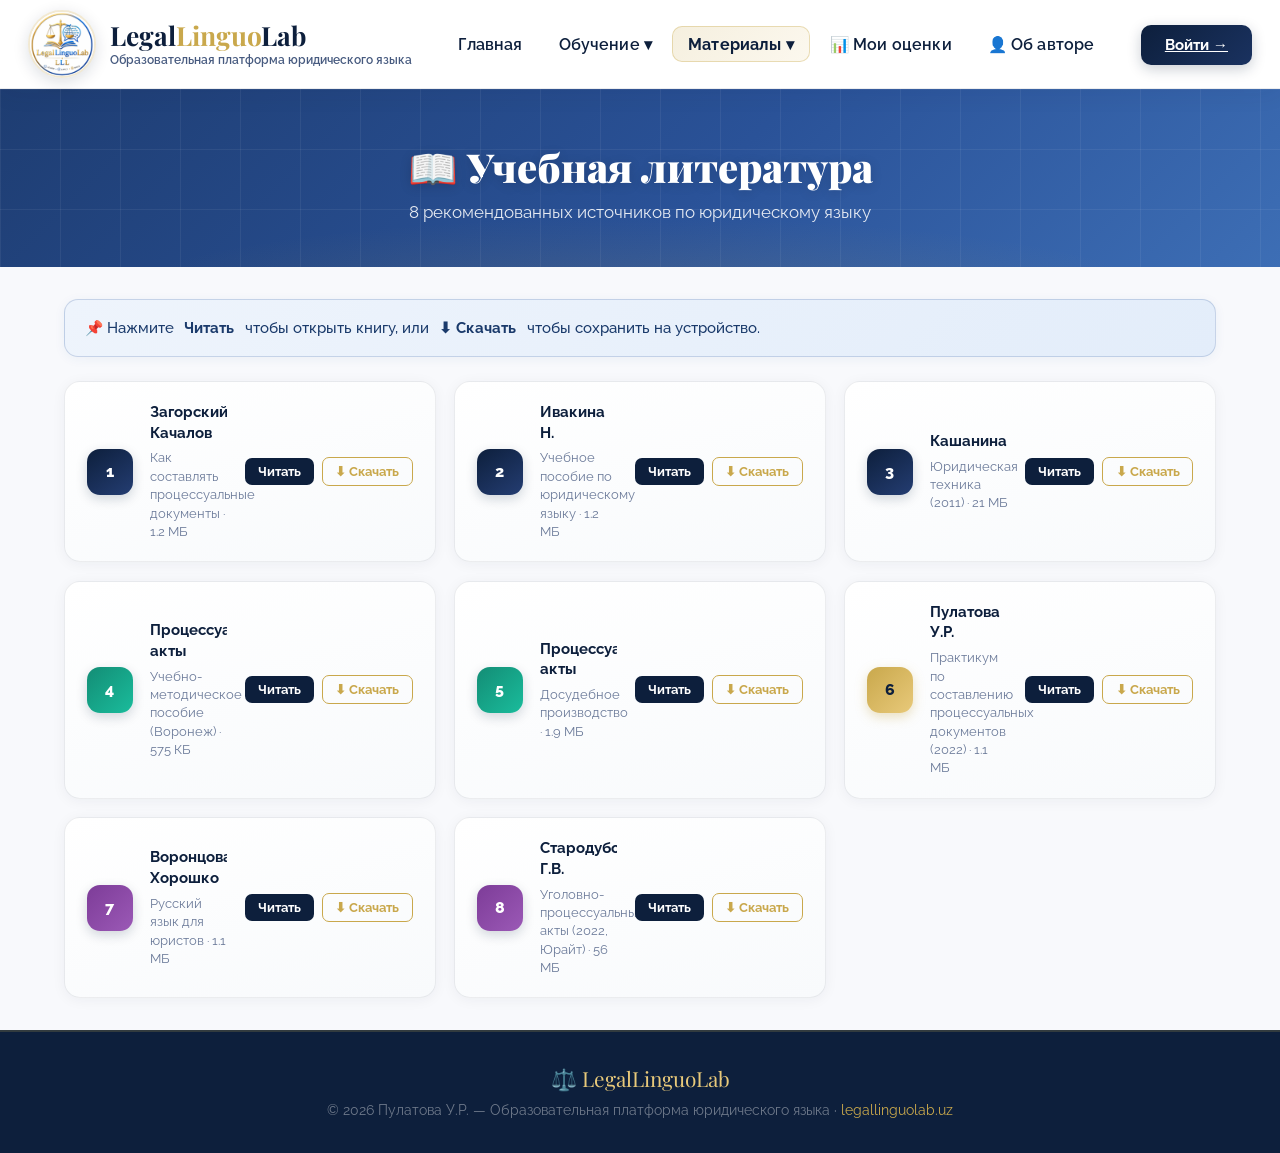
<file: literatura.html>
<!DOCTYPE html>
<html lang="ru">
<head>
  <meta charset="UTF-8"/><meta name="viewport" content="width=device-width,initial-scale=1.0"/>
  <title>Учебная литература — LegalLinguoLab</title>
  <link rel="icon" href="logo.jpg"/>
  <link rel="stylesheet" href="shared.css"/>
</head>
<body>
<div class="toast" id="toast"></div>
<header>
  <div class="header-inner">
    <a class="logo" href="index.html">
      <img src="logo.jpg" alt="LegalLinguoLab">
      <div><div class="logo-text">Legal<span>Linguo</span>Lab</div><span class="logo-sub">Образовательная платформа юридического языка</span></div>
    </a>
    <div class="hamburger" id="hamburger"><span></span><span></span><span></span></div>
    <nav class="header-nav">
      <a href="index.html">Главная</a>
      <div class="dropdown"><a href="#">Обучение ▾</a><div class="dropdown-menu">
        <a href="teoria.html"><span class="dm-icon">📚</span>Теория</a>
        <a href="praktika.html"><span class="dm-icon">✍️</span>Практика</a>
        <a href="kontrol.html"><span class="dm-icon">🎯</span>Контроль</a>
      </div></div>
      <div class="dropdown"><a href="#" class="active">Материалы ▾</a><div class="dropdown-menu">
        <a href="literatura.html" class="active"><span class="dm-icon">📖</span>Учебная литература</a>
        <a href="about.html"><span class="dm-icon">ℹ️</span>О платформе</a>
      </div></div>
      <a href="grades.html">📊 Мои оценки</a>
      <a href="muallif.html">👤 Об авторе</a>
    </nav>
    <div id="navUserBlock"></div>
  </div>
  <div class="mobile-menu" id="mobileMenu">
    <a href="index.html">🏠 Главная</a>
    <div class="mobile-section-label">Обучение</div>
    <a href="teoria.html">📚 Теория</a>
    <a href="praktika.html">✍️ Практика</a>
    <a href="kontrol.html">🎯 Контроль</a>
    <div class="mobile-section-label">Материалы</div>
    <a href="literatura.html" class="active">📖 Учебная литература</a>
    <a href="about.html">ℹ️ О платформе</a>
    <div class="mobile-section-label">Другое</div>
    <a href="grades.html">📊 Мои оценки</a>
    <a href="muallif.html">👤 Об авторе</a>
    <div id="mobileUserBlock"></div>
  </div>
</header>

<div class="page-header">
  <h1>📖 Учебная литература</h1>
  <p>8 рекомендованных источников по юридическому языку</p>
</div>

<div class="main">
  <div class="info-box blue">📌 Нажмите <strong>Читать</strong> чтобы открыть книгу, или <strong>⬇ Скачать</strong> чтобы сохранить на устройство.</div>

  <div class="file-list" id="fileList"></div>
</div>

<footer>
  <div class="footer-logo">⚖️ LegalLinguoLab</div>
  <p class="footer-text">© 2026 Пулатова У.Р. — Образовательная платформа юридического языка · <a href="https://legallinguolab.uz">legallinguolab.uz</a></p>
</footer>

<div class="modal-overlay" id="modalOverlay" onclick="closePDF(event)">
  <div class="modal">
    <div class="modal-head">
      <span id="modalTitle">Документ</span>
      <div class="modal-head-actions">
        <a class="modal-dl-btn" id="modalDlBtn" href="#" download>⬇ Скачать</a>
        <button class="modal-close" onclick="closePDF(event)">✕</button>
      </div>
    </div>
    <iframe id="modalFrame" src=""></iframe>
  </div>
</div>

<script src="nav.js"></script>
<script>
const books = [
  { n:1, color:'navy', author:'Загорский, Качалов', title:'Как составлять процессуальные документы', file:'literatura/1-zagorskiy-kachalov.pdf', size:'1.2 МБ' },
  { n:2, color:'navy', author:'Ивакина Н.', title:'Учебное пособие по юридическому языку', file:'literatura/2-ivakina.pdf', size:'1.2 МБ' },
  { n:3, color:'navy', author:'Кашанина', title:'Юридическая техника (2011)', file:'literatura/3-kashanina.pdf', size:'21 МБ' },
  { n:4, color:'teal', author:'Процессуальные акты', title:'Учебно-методическое пособие (Воронеж)', file:'literatura/4-proc-akty-voronezh.pdf', size:'575 КБ' },
  { n:5, color:'teal', author:'Процессуальные акты', title:'Досудебное производство', file:'literatura/5-proc-akty-dosudeb.pdf', size:'1.9 МБ' },
  { n:6, color:'gold', author:'Пулатова У.Р.', title:'Практикум по составлению процессуальных документов (2022)', file:'literatura/6-pulatova.pdf', size:'1.1 МБ' },
  { n:7, color:'purple', author:'Воронцова, Хорошко', title:'Русский язык для юристов', file:'literatura/7-voroncova-horoshko.pdf', size:'1.1 МБ' },
  { n:8, color:'purple', author:'Стародубова Г.В.', title:'Уголовно-процессуальные акты (2022, Юрайт)', file:'literatura/8-starodubova.pdf', size:'56 МБ' },
];

document.getElementById('fileList').innerHTML = books.map(b => `
  <div class="file-item" onclick="openPDF('${b.file}','${b.author} — ${b.title}')">
    <div class="file-num ${b.color}">${b.n}</div>
    <div class="file-info">
      <h3>${b.author}</h3>
      <p>${b.title} · ${b.size}</p>
    </div>
    <div class="file-actions">
      <button class="btn-view" onclick="event.stopPropagation();openPDF('${b.file}','${b.author} — ${b.title}')">Читать</button>
      <a class="btn-dl" href="${b.file}" download onclick="event.stopPropagation()">⬇ Скачать</a>
    </div>
  </div>`).join('');
</script>
</body>
</html>
</file>
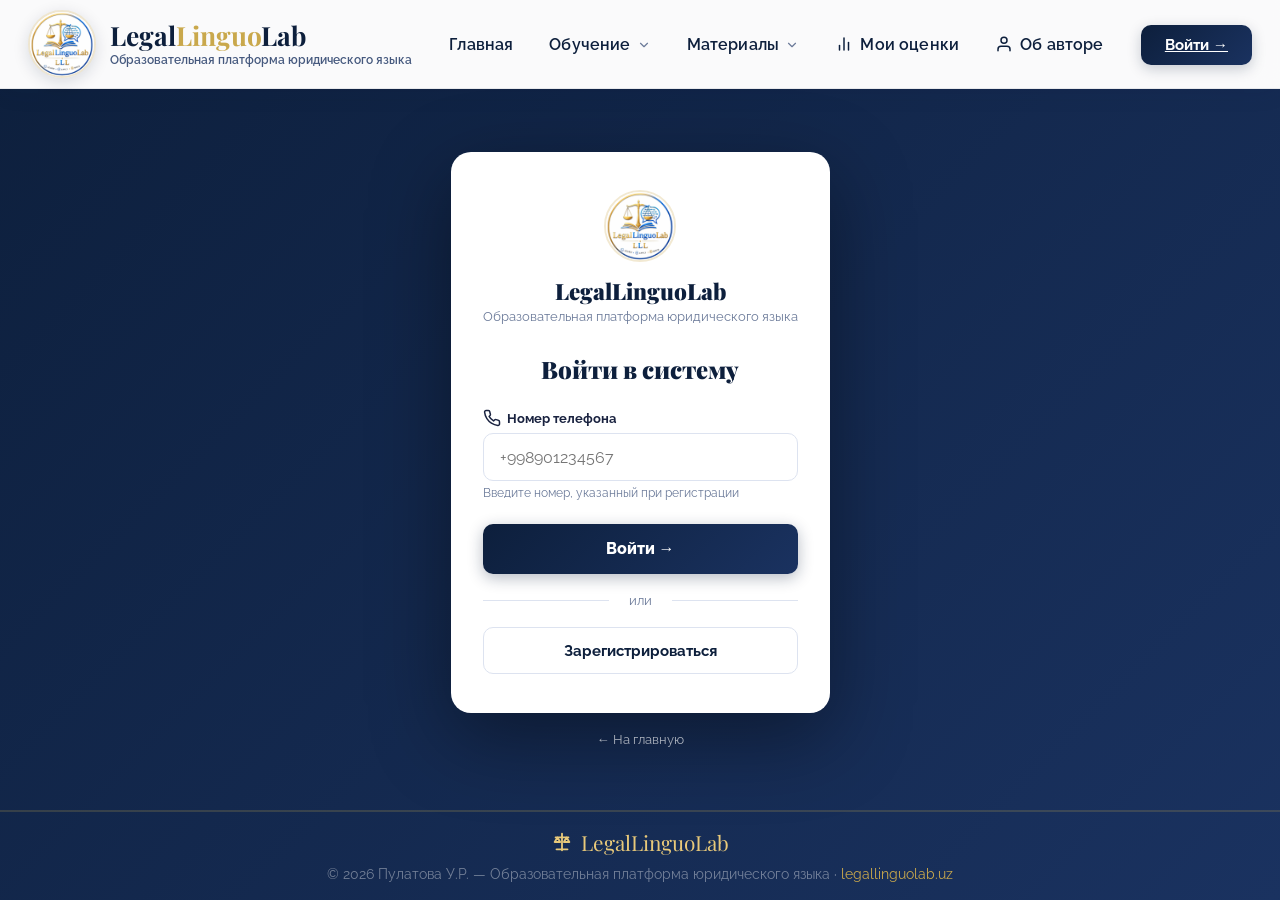
<file: login.html>
<!DOCTYPE html>
<html lang="ru">
<head>
  <meta charset="UTF-8"/><meta name="viewport" content="width=device-width,initial-scale=1.0,viewport-fit=cover"/>
  <title>Войти — LegalLinguoLab</title>
  <link rel="icon" href="logo.jpg"/>
  <link rel="stylesheet" href="shared.css"/>
  <style>
body{background:linear-gradient(135deg,#0d1f3c 0%,#1a3260 100%);min-height:100vh;display:flex;flex-direction:column;}
.auth-wrap{flex:1;display:flex;align-items:center;justify-content:center;padding:1.5rem;}
.auth-card{background:white;border-radius:20px;padding:2.4rem 2rem;width:100%;max-width:440px;box-shadow:0 24px 80px rgba(0,0,0,0.4);}
.auth-logo{text-align:center;margin-bottom:1.8rem;}
.auth-logo img{width:72px;height:72px;object-fit:contain;border-radius:50%;margin-bottom:0.6rem;border:2px solid var(--border);}
.auth-logo h1{font-family:"Playfair Display",serif;font-size:1.4rem;font-weight:900;color:var(--navy);}
.auth-logo p{font-size:0.82rem;color:var(--gray);margin-top:0.2rem;}
.auth-title{font-family:"Playfair Display",serif;font-size:1.5rem;font-weight:900;color:var(--navy);margin-bottom:1.5rem;text-align:center;}
.field{margin-bottom:1rem;}
.field label{display:block;font-size:0.84rem;font-weight:700;color:var(--text);margin-bottom:0.4rem;}
.field input{width:100%;padding:0.85rem 1rem;border:1.5px solid var(--border2);border-radius:10px;font-size:0.97rem;font-family:"Raleway",sans-serif;outline:none;transition:border-color 0.2s;color:var(--text);}
.field input:focus{border-color:var(--gold);}
.field-hint{font-size:0.75rem;color:var(--gray);margin-top:0.3rem;}
.warn-box{background:#fef9e7;border:1px solid #f0d080;color:#7d5608;border-radius:8px;padding:0.7rem 1rem;font-size:0.8rem;margin-bottom:1.2rem;}
.btn-auth{width:100%;padding:0.95rem;border-radius:10px;font-size:1rem;font-weight:800;cursor:pointer;font-family:"Raleway",sans-serif;transition:all 0.2s;margin-top:0.5rem;border:none;}
.btn-navy{background:linear-gradient(135deg,var(--navy),var(--navy-light));color:white;box-shadow:0 4px 15px rgba(13,31,60,0.3);}
.btn-navy:hover{opacity:0.9;}
.btn-gold{background:linear-gradient(135deg,var(--gold),var(--gold-light));color:var(--navy);box-shadow:0 4px 15px rgba(201,168,76,0.35);}
.btn-gold:hover{transform:translateY(-1px);box-shadow:0 8px 25px rgba(201,168,76,0.45);}
.btn-auth:disabled{opacity:0.55;cursor:not-allowed;transform:none !important;}
.auth-error{background:#fdecea;border:1px solid #f5b7b1;color:#922b21;border-radius:8px;padding:0.75rem 1rem;font-size:0.85rem;margin-bottom:1rem;display:none;}
.auth-error.show{display:block;}
.auth-success{background:#d5f5e3;border:1px solid #a9dfbf;color:#1e8449;border-radius:8px;padding:0.75rem 1rem;font-size:0.85rem;margin-bottom:1rem;display:none;}
.auth-success.show{display:block;}
.auth-divider{text-align:center;color:var(--gray);font-size:0.82rem;margin:1.2rem 0;position:relative;}
.auth-divider::before,.auth-divider::after{content:"";position:absolute;top:50%;width:40%;height:1px;background:var(--border2);}
.auth-divider::before{left:0;}.auth-divider::after{right:0;}
.btn-alt{width:100%;background:transparent;color:var(--navy);border:1.5px solid var(--border2);padding:0.85rem;border-radius:10px;font-size:0.95rem;font-weight:700;cursor:pointer;font-family:"Raleway",sans-serif;text-decoration:none;display:block;text-align:center;transition:all 0.2s;}
.btn-alt:hover{border-color:var(--navy);background:var(--bg);}
.back-link{display:block;text-align:center;margin-top:1.2rem;color:rgba(255,255,255,0.65);font-size:0.82rem;text-decoration:none;}
.back-link:hover{color:white;}
footer{background:transparent;color:rgba(255,255,255,0.35);padding:1rem;font-size:0.75rem;text-align:center;}
footer a{color:rgba(255,255,255,0.55);text-decoration:none;}
</style>
</head>
<body>
<div class="toast" id="toast"></div>
<header>
  <div class="header-inner">
    <a class="logo" href="index.html">
      <img src="logo.jpg" alt="LegalLinguoLab">
      <div>
        <div class="logo-text">Legal<span>Linguo</span>Lab</div>
        <span class="logo-sub">Образовательная платформа юридического языка</span>
      </div>
    </a>
    <div class="hamburger" id="hamburger"><span></span><span></span><span></span></div>
    <nav class="header-nav">
      <a href="index.html">Главная</a>
      <div class="dropdown">
        <a href="#">Обучение ▾</a>
        <div class="dropdown-menu">
          <a href="teoria.html"><span class="dm-icon">📚</span>Теория</a>
          <a href="praktika.html"><span class="dm-icon">✍️</span>Практика</a>
          <a href="kontrol.html"><span class="dm-icon">🎯</span>Контроль</a>
        </div>
      </div>
      <div class="dropdown">
        <a href="#">Материалы ▾</a>
        <div class="dropdown-menu">
          <a href="literatura.html"><span class="dm-icon">📖</span>Учебная литература</a>
          <a href="about.html"><span class="dm-icon">ℹ️</span>О платформе</a>
        </div>
      </div>
      <a href="grades.html">📊 Мои оценки</a>
      <a href="muallif.html">👤 Об авторе</a>
    </nav>
    <div id="navUserBlock"></div>
  </div>
  <div class="mobile-menu" id="mobileMenu">
    <a href="index.html">🏠 Главная</a>
    <div class="mobile-section-label">Обучение</div>
    <a href="teoria.html">📚 Теория</a>
    <a href="praktika.html">✍️ Практика</a>
    <a href="kontrol.html">🎯 Контроль</a>
    <div class="mobile-section-label">Материалы</div>
    <a href="literatura.html">📖 Учебная литература</a>
    <a href="about.html">ℹ️ О платформе</a>
    <div class="mobile-section-label">Другое</div>
    <a href="grades.html">📊 Мои оценки</a>
    <a href="muallif.html">👤 Об авторе</a>
    <div id="mobileUserBlock"></div>
  </div>
</header>

<div class="auth-wrap"><div>
<div class="auth-card">
  <div class="auth-logo"><img src="logo.jpg" alt="LegalLinguoLab"><h1>LegalLinguoLab</h1><p>Образовательная платформа юридического языка</p></div>
  <div class="auth-title">Войти в систему</div>
  <div class="auth-error" id="errBox"></div>
  <div class="field">
    <label>📱 Номер телефона</label>
    <input type="tel" id="telInp" placeholder="+998901234567" autocomplete="tel"/>
    <div class="field-hint">Введите номер, указанный при регистрации</div>
  </div>
  <button class="btn-auth btn-navy" id="loginBtn" onclick="doLogin()">Войти →</button>
  <div class="auth-divider">или</div>
  <a href="register.html" class="btn-alt">Зарегистрироваться</a>
</div>
<a href="index.html" class="back-link">← На главную</a>
</div></div>

<footer>
  <div class="footer-logo">⚖️ LegalLinguoLab</div>
  <p class="footer-text">© 2026 Пулатова У.Р. — Образовательная платформа юридического языка · <a href="https://legallinguolab.uz">legallinguolab.uz</a></p>
</footer>
<div class="modal-overlay" id="modalOverlay" onclick="closePDF(event)">
  <div class="modal"><div class="modal-head"><span id="modalTitle">Документ</span><div class="modal-head-actions"><a class="modal-dl-btn" id="modalDlBtn" href="#" download>⬇ Скачать</a><button class="modal-close" onclick="closePDF(event)">✕</button></div></div><iframe id="modalFrame" src=""></iframe></div>
</div>
<script src="icons.js"></script>
<script src="nav.js"></script>
<script>
if(localStorage.getItem('lll_user'))window.location.href='index.html';
document.addEventListener('keydown',e=>{if(e.key==='Enter')doLogin();});
function showErr(m){const b=document.getElementById('errBox');b.textContent='❌ '+m;b.classList.add('show');}
function finishLogin(user){
  localStorage.setItem('lll_user',JSON.stringify(user));
  window.location.href='index.html';
}
async function doLogin(){
  const tel=normalizePhone(document.getElementById('telInp').value.trim());
  document.getElementById('telInp').value=tel;
  if(!tel)return showErr('Введите номер телефона');
  if(!tel.startsWith('+998')||tel.length!==13)return showErr('Формат: +998XXXXXXXXX');
  const btn=document.getElementById('loginBtn');
  btn.disabled=true;btn.textContent='Проверка...';
  if(isBackendReady()){
    try{
      const res=await fetch(SCRIPT_URL+'?action=login&telefon='+encodeURIComponent(tel));
      const data=await res.json();
      // data.success yoki data.ok ikkalasini ham tekshirish
      if(data.success || data.ok){
        const name  = data.name  || '';
        const group = data.group || '';
        const id    = data.id    || tel;
        saveLocalUser(tel, name, group);
        finishLogin({ id, name, group, telefon: tel });
        return;
      }
      // Server javob berdi lekin foydalanuvchi topilmadi
      showErr('Пользователь не найден. Зарегистрируйтесь.');
      btn.disabled=false; btn.textContent='Войти →';
      return;
    }catch(e){
      console.log('Server xato:', e.message);
    }
  }
  // Offline: localStorage dan qidirish
  const local=findLocalUser(tel);
  if(local){
    finishLogin({name:local.name,group:local.group,telefon:tel});
    return;
  }
  showErr('Пользователь не найден. Зарегистрируйтесь.');
  btn.disabled=false;btn.textContent='Войти →';
}
</script>
</body>
</html>
</file>
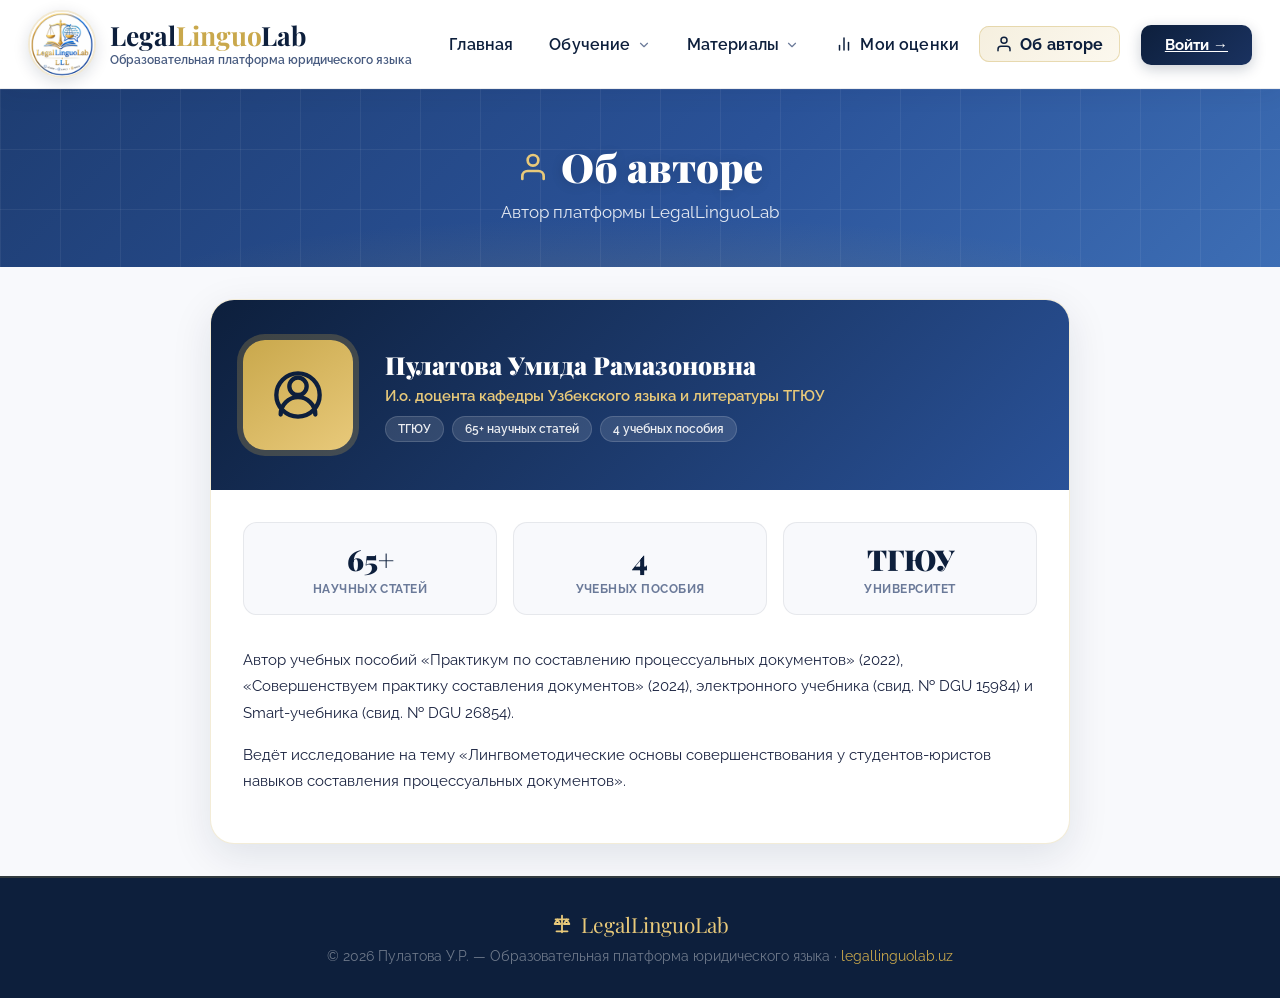
<file: muallif.html>
<!DOCTYPE html>
<html lang="ru">
<head>
  <meta charset="UTF-8"/><meta name="viewport" content="width=device-width,initial-scale=1.0,viewport-fit=cover"/>
  <title>Об авторе — LegalLinguoLab</title>
  <link rel="icon" href="logo.jpg"/>
  <link rel="stylesheet" href="shared.css"/>
</head>
<body>
<div class="toast" id="toast"></div>
<header>
  <div class="header-inner">
    <a class="logo" href="index.html">
      <img src="logo.jpg" alt="LegalLinguoLab">
      <div><div class="logo-text">Legal<span>Linguo</span>Lab</div><span class="logo-sub">Образовательная платформа юридического языка</span></div>
    </a>
    <div class="hamburger" id="hamburger"><span></span><span></span><span></span></div>
    <nav class="header-nav">
      <a href="index.html">Главная</a>
      <div class="dropdown"><a href="#">Обучение ▾</a><div class="dropdown-menu">
        <a href="teoria.html"><span class="dm-icon">📚</span>Теория</a>
        <a href="praktika.html"><span class="dm-icon">✍️</span>Практика</a>
        <a href="kontrol.html"><span class="dm-icon">🎯</span>Контроль</a>
      </div></div>
      <div class="dropdown"><a href="#">Материалы ▾</a><div class="dropdown-menu">
        <a href="literatura.html"><span class="dm-icon">📖</span>Учебная литература</a>
        <a href="about.html"><span class="dm-icon">ℹ️</span>О платформе</a>
      </div></div>
      <a href="grades.html">📊 Мои оценки</a>
      <a href="muallif.html" class="active">👤 Об авторе</a>
    </nav>
    <div id="navUserBlock"></div>
  </div>
  <div class="mobile-menu" id="mobileMenu">
    <a href="index.html">🏠 Главная</a>
    <div class="mobile-section-label">Обучение</div>
    <a href="teoria.html">📚 Теория</a>
    <a href="praktika.html">✍️ Практика</a>
    <a href="kontrol.html">🎯 Контроль</a>
    <div class="mobile-section-label">Материалы</div>
    <a href="literatura.html">📖 Учебная литература</a>
    <a href="about.html">ℹ️ О платформе</a>
    <div class="mobile-section-label">Другое</div>
    <a href="grades.html">📊 Мои оценки</a>
    <a href="muallif.html" class="active">👤 Об авторе</a>
    <div id="mobileUserBlock"></div>
  </div>
</header>

<div class="page-header"><h1>👤 Об авторе</h1><p>Автор платформы LegalLinguoLab</p></div>
<div class="main">
  <div class="author-profile">
    <div class="author-profile-card">
      <div class="author-profile-head">
        <div class="author-page-avatar">👩‍🏫</div>
        <div>
          <div class="author-profile-name">Пулатова Умида Рамазоновна</div>
          <div class="author-profile-title">И.о. доцента кафедры Узбекского языка и литературы ТГЮУ</div>
          <div class="author-profile-tags">
            <span>ТГЮУ</span>
            <span>65+ научных статей</span>
            <span>4 учебных пособия</span>
          </div>
        </div>
      </div>
      <div class="author-profile-body">
        <div class="author-profile-stats">
          <div class="author-profile-stat"><div class="num">65+</div><div class="lbl">Научных статей</div></div>
          <div class="author-profile-stat"><div class="num">4</div><div class="lbl">Учебных пособия</div></div>
          <div class="author-profile-stat"><div class="num">ТГЮУ</div><div class="lbl">Университет</div></div>
        </div>
        <p class="author-profile-bio">Автор учебных пособий «Практикум по составлению процессуальных документов» (2022), «Совершенствуем практику составления документов» (2024), электронного учебника (свид. № DGU 15984) и Smart-учебника (свид. № DGU 26854).</p>
        <p class="author-profile-bio">Ведёт исследование на тему «Лингвометодические основы совершенствования у студентов-юристов навыков составления процессуальных документов».</p>
      </div>
    </div>
  </div>
</div>

<footer><div class="footer-logo">⚖️ LegalLinguoLab</div><p class="footer-text">© 2026 Пулатова У.Р. — Образовательная платформа юридического языка · <a href="https://legallinguolab.uz">legallinguolab.uz</a></p></footer>
<div class="modal-overlay" id="modalOverlay" onclick="closePDF(event)"><div class="modal"><div class="modal-head"><span id="modalTitle">Документ</span><div class="modal-head-actions"><a class="modal-dl-btn" id="modalDlBtn" href="#" download>⬇ Скачать</a><button class="modal-close" onclick="closePDF(event)">✕</button></div></div><iframe id="modalFrame" src=""></iframe></div></div>
<script src="icons.js"></script>
<script src="nav.js"></script>
</body>
</html>
</file>
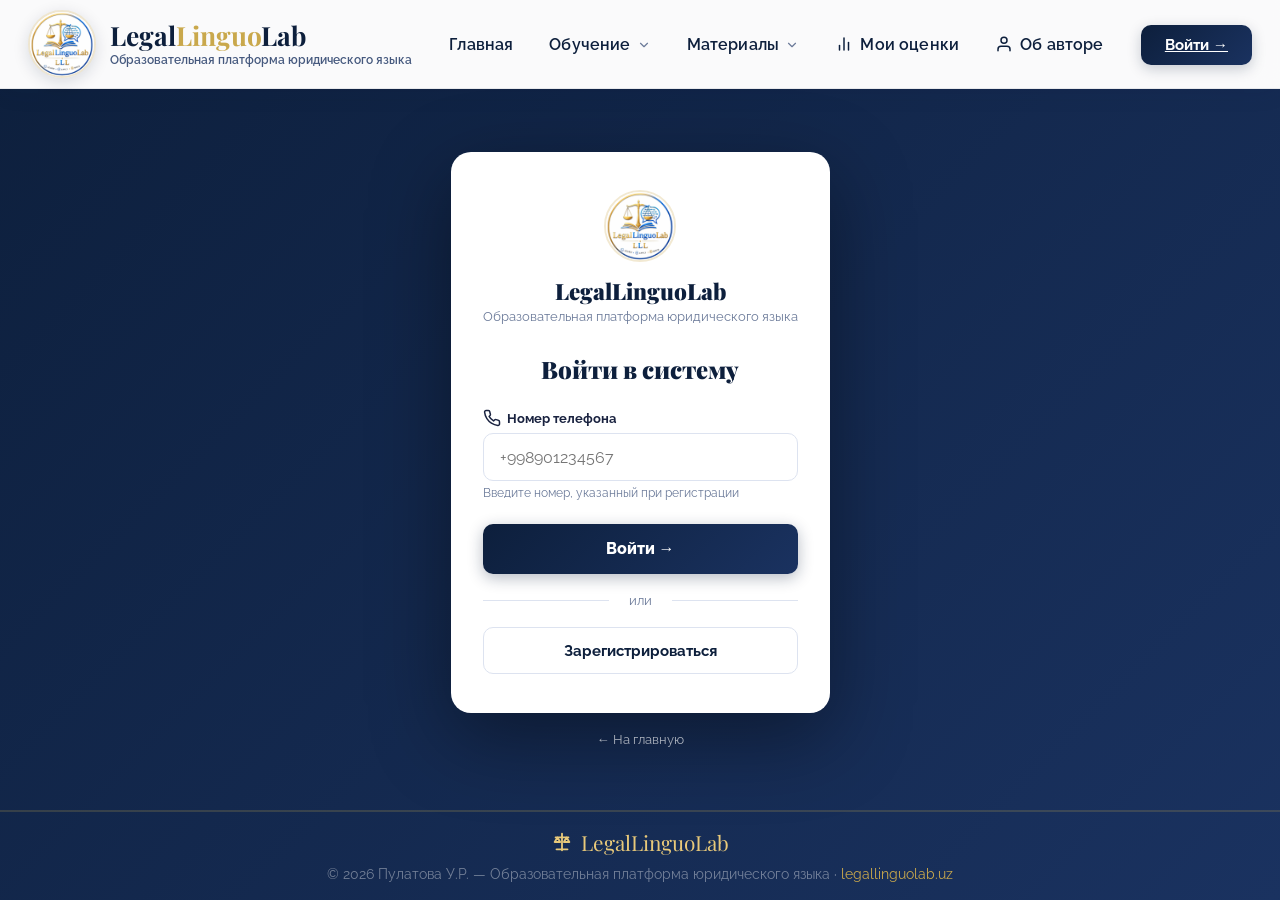
<file: praktika.html>
<!DOCTYPE html>
<html lang="ru">
<head>
  <meta charset="UTF-8" />
  <meta name="viewport" content="width=device-width, initial-scale=1.0"/>
  <title>Практика — LegalLinguoLab</title>
  <link rel="stylesheet" href="shared.css"/>
  <link href="https://fonts.googleapis.com/css2?family=Playfair+Display:wght@400;600;700&family=Raleway:wght@300;400;500;600&display=swap" rel="stylesheet"/>
  <style>
    /* ── LAYOUT ── */
    .page-wrapper { max-width: 1400px; margin: 0 auto; padding: 2rem 2.5rem 4rem; }

    /* ── PAGE TITLE ── */
    .page-title {
      font-family: 'Playfair Display', serif;
      font-size: 2rem;
      color: var(--navy);
      margin-bottom: .3rem;
    }
    .page-subtitle { color: #666; font-size: .95rem; margin-bottom: 2rem; }

    /* ── TABS ── */
    .tabs {
      display: flex;
      gap: .5rem;
      margin-bottom: 2rem;
      border-bottom: 2px solid #e8e0d0;
    }
    .tab-btn {
      background: none;
      border: none;
      padding: .7rem 1.4rem;
      font-family: 'Raleway', sans-serif;
      font-size: .95rem;
      font-weight: 600;
      color: #888;
      cursor: pointer;
      border-bottom: 3px solid transparent;
      margin-bottom: -2px;
      transition: color .2s, border-color .2s;
    }
    .tab-btn.active { color: var(--navy); border-bottom-color: var(--gold); }
    .tab-btn:hover:not(.active) { color: var(--navy); }

    /* ── TAB PANELS ── */
    .tab-panel { display: none; }
    .tab-panel.active { display: block; }

    /* ════════════════════════════
       3-DARAJALI TUZILMA
    ════════════════════════════ */
    /* 1-daraja: Temalar (5, 6, 7...) */
    .prak-topics-grid {
      display: grid;
      grid-template-columns: repeat(3, 1fr);
      gap: 1.4rem;
    }
    @media (max-width: 1024px) {
      .prak-topics-grid { grid-template-columns: repeat(2, 1fr); }
    }
    @media (max-width: 600px) {
      .prak-topics-grid { grid-template-columns: 1fr; }
    }
    .prak-topics-grid.hidden { display: none; }
    .prak-topic-card {
      border: 1.5px solid #e0d8cc;
      border-radius: 14px;
      padding: 2rem 2.2rem;
      cursor: pointer;
      transition: border-color .2s, box-shadow .2s, transform .15s;
      background: #fff;
      display: flex;
      align-items: flex-start;
      gap: 1.4rem;
    }
    .prak-topic-card:hover { border-color: var(--gold); box-shadow: 0 6px 24px rgba(201,168,76,.18); transform: translateY(-3px); }
    .prak-topic-card.done { border-color: #4caf8a; }
    .prak-topic-num {
      width: 62px; height: 62px;
      border-radius: 12px;
      background: var(--navy);
      color: var(--gold);
      font-size: .72rem;
      font-weight: 700;
      display: flex; flex-direction: column;
      align-items: center; justify-content: center;
      flex-shrink: 0;
      text-transform: uppercase;
      letter-spacing: .04em;
    }
    .prak-topic-num span { font-size: 1.5rem; font-weight: 700; color: #fff; line-height: 1.1; }
    .prak-topic-info { flex: 1; min-width: 0; }
    .prak-topic-name { font-family: 'Playfair Display', serif; font-size: 1.05rem; color: var(--navy); margin-bottom: .4rem; line-height: 1.35; }
    .prak-topic-meta { font-size: .85rem; color: #888; margin-bottom: .4rem; }
    .prak-topic-badge { display: inline-block; font-size: .78rem; padding: .2rem .75rem; border-radius: 20px; background: #f0ebe0; color: #666; }
    .prak-topic-badge.done { background: #e6f4ee; color: #2e7d5e; }
    .prak-topic-badge.partial { background: #fff4e0; color: #a07020; }

    /* 2-daraja: Kichik mavzular (5.1, 5.2...) */
    .subtopics-view { display: none; }
    .subtopics-view.active { display: block; }
    .subtopics-grid {
      display: grid;
      grid-template-columns: repeat(2, 1fr);
      gap: 1.2rem;
    }
    @media (max-width: 700px) {
      .subtopics-grid { grid-template-columns: 1fr; }
    }
    .subtopic-card {
      border: 1.5px solid #e0d8cc;
      border-radius: 14px;
      padding: 1.8rem 2rem;
      cursor: pointer;
      transition: border-color .2s, box-shadow .2s, transform .15s;
      background: #fff;
      display: flex; align-items: center; gap: 1.4rem;
    }
    .subtopic-card:hover { border-color: var(--gold); box-shadow: 0 6px 24px rgba(201,168,76,.18); transform: translateY(-3px); }
    .subtopic-card.done { border-color: #4caf8a; }
    .subtopic-num {
      min-width: 60px; height: 60px;
      border-radius: 12px;
      background: var(--navy);
      color: var(--gold);
      font-size: .95rem;
      font-weight: 700;
      display: flex;
      align-items: center; justify-content: center;
      flex-shrink: 0;
      padding: 0 .6rem;
    }
    .subtopic-info { flex: 1; min-width: 0; }
    .subtopic-name { font-family: 'Playfair Display', serif; font-size: 1.05rem; color: var(--navy); font-weight: 600; margin-bottom: .4rem; line-height: 1.3; }
    .subtopic-meta { font-size: .85rem; color: #999; margin-bottom: .4rem; }
    .subtopic-badge { font-size: .8rem; padding: .2rem .75rem; border-radius: 20px; background: #f0ebe0; color: #666; display: inline-block; }
    .subtopic-badge.done { background: #e6f4ee; color: #2e7d5e; }

    /* ── breadcrumb ── */
    .breadcrumb {
      display: flex; align-items: center; gap: .5rem;
      font-size: .88rem; color: #888; margin-bottom: 1.5rem;
      flex-wrap: wrap;
      padding: .6rem 1rem;
      background: #faf8f4;
      border-radius: 8px;
      border: 1px solid #e8e0d0;
    }
    .breadcrumb-link {
      cursor: pointer; color: var(--navy); font-weight: 600;
      padding: .2rem .5rem; border-radius: 5px;
      transition: background .15s;
    }
    .breadcrumb-link:hover { background: #f0ebe0; text-decoration: none; }
    .breadcrumb-sep { color: #ccc; font-size: 1rem; }

    /* ── EXERCISES VIEW ── */
    .exercises-view { display: none; }
    .exercises-view.active { display: block; }
    



    .topic-header {
      margin-bottom: 1.5rem;
      padding-bottom: 1rem;
      border-bottom: 2px solid #e8e0d0;
    }
    .topic-header h2 {
      font-family: 'Playfair Display', serif;
      font-size: 1.5rem;
      color: var(--navy);
      margin-bottom: .25rem;
    }
    .topic-header p { color: #777; font-size: .9rem; }

    /* Exercise accordion */
    .exercise-item {
      border: 1.5px solid #e0d8cc;
      border-radius: 10px;
      margin-bottom: .9rem;
      overflow: hidden;
      transition: border-color .2s;
    }
    .exercise-item.answered { border-color: #4caf8a; }

    .exercise-header {
      display: flex;
      align-items: center;
      justify-content: space-between;
      padding: 1rem 1.2rem;
      cursor: pointer;
      background: #faf8f4;
      transition: background .15s;
    }
    .exercise-header:hover { background: #f5f0e8; }

    .ex-left { display: flex; align-items: center; gap: .8rem; }
    .ex-num {
      width: 32px; height: 32px;
      border-radius: 50%;
      background: var(--navy);
      color: #fff;
      font-size: .82rem;
      font-weight: 700;
      display: flex; align-items: center; justify-content: center;
      flex-shrink: 0;
    }
    .exercise-item.answered .ex-num { background: #4caf8a; }
    .ex-title {
      font-family: 'Raleway', sans-serif;
      font-size: .95rem;
      font-weight: 600;
      color: var(--navy);
    }
    .ex-status {
      font-size: .8rem;
      color: #aaa;
      white-space: nowrap;
    }
    .ex-status.done { color: #4caf8a; font-weight: 600; }
    .ex-arrow {
      transition: transform .2s;
      color: #aaa;
      margin-left: .5rem;
    }
    .exercise-item.open .ex-arrow { transform: rotate(180deg); }

    .exercise-body {
      display: none;
      padding: 1.2rem;
      border-top: 1px solid #e8e0d0;
      background: #fff;
    }
    .exercise-item.open .exercise-body { display: block; }

    .task-text table { width:100%; border-collapse:collapse; margin-top:.5rem; font-size:.88rem; }
    .task-text table td, .task-text table th { border:1px solid #d0c8b8; padding:.4rem .7rem; vertical-align:top; }
    .task-text table th { background:#f5f0e8; font-weight:600; color:var(--navy); }
    .task-text table tr:nth-child(even) td { background:#faf8f4; }
    .task-text {
      font-size: .95rem;
      color: #333;
      line-height: 1.7;
      margin-bottom: 1.2rem;
      background: #faf8f4;
      border-left: 3px solid var(--gold);
      padding: 1rem 1.1rem;
      border-radius: 0 8px 8px 0;
    }

    .answer-area {
      width: 100%;
      min-height: 120px;
      padding: .8rem 1rem;
      border: 1.5px solid #ddd;
      border-radius: 8px;
      font-family: 'Raleway', sans-serif;
      font-size: .9rem;
      resize: vertical;
      transition: border-color .2s;
      box-sizing: border-box;
    }
    .answer-area:focus { outline: none; border-color: var(--gold); }
    .answer-area:disabled { background: #f5f5f5; color: #555; }

    .answer-saved {
      font-size: .85rem;
      color: #4caf8a;
      margin-top: .5rem;
      display: none;
    }
    .answer-saved.visible { display: block; }

    .submit-ex-btn {
      margin-top: .8rem;
      padding: .6rem 1.4rem;
      background: var(--navy);
      color: #fff;
      border: none;
      border-radius: 8px;
      font-family: 'Raleway', sans-serif;
      font-weight: 600;
      font-size: .9rem;
      cursor: pointer;
      transition: background .2s, opacity .2s;
    }
    .submit-ex-btn:hover { background: #162d50; }
    .submit-ex-btn:disabled { opacity: .5; cursor: default; }

    /* ── GRADE CHIP ── */
    .grade-chip {
      display: inline-flex;
      align-items: center;
      gap: .4rem;
      font-size: .82rem;
      padding: .25rem .75rem;
      border-radius: 20px;
      margin-top: .6rem;
    }
    .grade-chip.graded { background: #e6f4ee; color: #2e7d5e; }
    .grade-chip.pending { background: #fff4e0; color: #a07020; }

    /* ════════════════════════════
       TEST PANEL
    ════════════════════════════ */
    .test-intro {
      background: linear-gradient(135deg, #0d1f3c 0%, #162d50 100%);
      border-radius: 14px;
      padding: 2rem 2.5rem;
      color: #fff;
      margin-bottom: 2rem;
    }
    .test-intro h2 {
      font-family: 'Playfair Display', serif;
      font-size: 1.6rem;
      margin-bottom: .5rem;
    }
    .test-intro p { opacity: .8; font-size: .95rem; }
    .test-intro .test-meta {
      display: flex;
      gap: 1.5rem;
      margin-top: 1.2rem;
    }
    .test-meta-item { display: flex; flex-direction: column; }
    .test-meta-item span:first-child { font-size: .75rem; opacity: .6; text-transform: uppercase; letter-spacing: .06em; }
    .test-meta-item span:last-child { font-size: 1.1rem; font-weight: 700; color: var(--gold); }

    .start-test-btn {
      margin-top: 1.5rem;
      padding: .75rem 2rem;
      background: var(--gold);
      color: var(--navy);
      border: none;
      border-radius: 10px;
      font-family: 'Raleway', sans-serif;
      font-weight: 700;
      font-size: 1rem;
      cursor: pointer;
      transition: opacity .2s, transform .15s;
    }
    .start-test-btn:hover { opacity: .9; transform: translateY(-1px); }

    /* Test questions */
    #test-questions-panel { display: none; }
    #test-questions-panel.active { display: block; }
    #test-intro-panel.hidden { display: none; }

    .test-progress-bar {
      height: 6px;
      background: #e8e0d0;
      border-radius: 3px;
      margin-bottom: 1.5rem;
      overflow: hidden;
    }
    .test-progress-fill {
      height: 100%;
      background: linear-gradient(90deg, var(--navy), var(--gold));
      border-radius: 3px;
      transition: width .3s ease;
    }

    .question-card {
      background: #fff;
      border: 1.5px solid #e0d8cc;
      border-radius: 12px;
      padding: 1.5rem;
      margin-bottom: 1rem;
    }
    .q-num {
      font-size: .78rem;
      font-weight: 700;
      letter-spacing: .08em;
      color: var(--gold);
      text-transform: uppercase;
      margin-bottom: .5rem;
    }
    .q-text {
      font-size: 1rem;
      color: var(--navy);
      font-weight: 600;
      line-height: 1.5;
      margin-bottom: 1rem;
    }
    .options-list { list-style: none; padding: 0; margin: 0; display: flex; flex-direction: column; gap: .5rem; }
    .option-item {
      display: flex;
      align-items: flex-start;
      gap: .75rem;
      padding: .75rem 1rem;
      border: 1.5px solid #e0d8cc;
      border-radius: 8px;
      cursor: pointer;
      transition: border-color .15s, background .15s;
      font-size: .93rem;
    }
    .option-item:hover { border-color: var(--gold); background: #fffdf5; }
    .option-item.selected { border-color: var(--navy); background: #f0f4fa; }
    .option-item.correct { border-color: #4caf8a; background: #e6f4ee; }
    .option-item.wrong { border-color: #e57373; background: #fdecea; }
    .option-radio {
      width: 18px; height: 18px;
      border: 2px solid #ccc;
      border-radius: 50%;
      flex-shrink: 0;
      margin-top: .1rem;
      display: flex; align-items: center; justify-content: center;
      transition: border-color .15s;
    }
    .option-item.selected .option-radio { border-color: var(--navy); }
    .option-item.selected .option-radio::after {
      content: '';
      width: 8px; height: 8px;
      border-radius: 50%;
      background: var(--navy);
    }
    .option-item.correct .option-radio { border-color: #4caf8a; }
    .option-item.correct .option-radio::after { background: #4caf8a; }
    .option-item.wrong .option-radio { border-color: #e57373; }
    .option-item.wrong .option-radio::after { background: #e57373; }

    .test-nav {
      display: flex;
      justify-content: space-between;
      align-items: center;
      margin-top: 1.5rem;
      padding-top: 1.5rem;
      border-top: 1px solid #e8e0d0;
    }
    .test-nav-btn {
      padding: .65rem 1.5rem;
      border-radius: 8px;
      font-family: 'Raleway', sans-serif;
      font-weight: 600;
      font-size: .9rem;
      cursor: pointer;
      transition: background .2s, color .2s;
    }
    .test-nav-btn.prev { background: none; border: 1.5px solid #ddd; color: var(--navy); }
    .test-nav-btn.prev:hover { border-color: var(--navy); }
    .test-nav-btn.next { background: var(--navy); border: none; color: #fff; }
    .test-nav-btn.next:hover { background: #162d50; }
    .test-nav-btn:disabled { opacity: .4; cursor: default; }

    .submit-test-btn {
      padding: .75rem 2rem;
      background: var(--gold);
      color: var(--navy);
      border: none;
      border-radius: 10px;
      font-family: 'Raleway', sans-serif;
      font-weight: 700;
      font-size: 1rem;
      cursor: pointer;
      display: none;
    }
    .submit-test-btn.visible { display: inline-block; }

    /* Result */
    .test-result {
      display: none;
      text-align: center;
      padding: 3rem 2rem;
    }
    .test-result.active { display: block; }
    .result-circle {
      width: 120px; height: 120px;
      border-radius: 50%;
      border: 6px solid var(--gold);
      display: flex; align-items: center; justify-content: center;
      flex-direction: column;
      margin: 0 auto 1.5rem;
    }
    .result-score { font-size: 2rem; font-weight: 700; color: var(--navy); }
    .result-total { font-size: .85rem; color: #888; }
    .result-title {
      font-family: 'Playfair Display', serif;
      font-size: 1.6rem;
      color: var(--navy);
      margin-bottom: .5rem;
    }
    .result-subtitle { color: #777; margin-bottom: 2rem; }
    .result-grade {
      font-size: 3rem;
      font-weight: 700;
      color: var(--gold);
      margin-bottom: .5rem;
    }
    .retry-test-btn {
      padding: .65rem 1.8rem;
      border: 1.5px solid var(--navy);
      background: none;
      border-radius: 8px;
      font-family: 'Raleway', sans-serif;
      font-weight: 600;
      color: var(--navy);
      cursor: pointer;
    }

    /* ── LOADING / SKELETON ── */
    .loading-box {
      text-align: center;
      padding: 3rem;
      color: #aaa;
      font-size: .95rem;
    }
    .spinner {
      width: 32px; height: 32px;
      border: 3px solid #e8e0d0;
      border-top-color: var(--gold);
      border-radius: 50%;
      animation: spin .7s linear infinite;
      margin: 0 auto 1rem;
    }
    @keyframes spin { to { transform: rotate(360deg); } }

    /* ── ALERT ── */
    .alert {
      padding: .8rem 1.2rem;
      border-radius: 8px;
      font-size: .9rem;
      margin-bottom: 1rem;
    }
    .alert.error { background: #fdecea; color: #c62828; border: 1px solid #ef9a9a; }
    .alert.success { background: #e6f4ee; color: #2e7d5e; border: 1px solid #a5d6a7; }
  </style>
</head>
<body>
<div class="toast" id="toast"></div>
<header>
  <div class="header-inner">
    <a class="logo" href="index.html">
      <img src="logo.jpg" alt="LegalLinguoLab">
      <div><div class="logo-text">Legal<span>Linguo</span>Lab</div><span class="logo-sub">Образовательная платформа юридического языка</span></div>
    </a>
    <div class="hamburger" id="hamburger"><span></span><span></span><span></span></div>
    <nav class="header-nav">
      <a href="index.html">Главная</a>
      <div class="dropdown"><a href="#">Обучение ▾</a><div class="dropdown-menu">
        <a href="teoria.html"><span class="dm-icon">📚</span>Теория</a>
        <a href="praktika.html" class="active"><span class="dm-icon">✍️</span>Практика</a>
        <a href="kontrol.html"><span class="dm-icon">🎯</span>Контроль</a>
      </div></div>
      <div class="dropdown"><a href="#">Материалы ▾</a><div class="dropdown-menu">
        <a href="literatura.html"><span class="dm-icon">📖</span>Учебная литература</a>
        <a href="about.html"><span class="dm-icon">ℹ️</span>О платформе</a>
      </div></div>
      <a href="grades.html">📊 Мои оценки</a>
      <a href="muallif.html">👤 Об авторе</a>
    </nav>
    <div id="navUserBlock"></div>
  </div>
  <div class="mobile-menu" id="mobileMenu">
    <a href="index.html">🏠 Главная</a>
    <div class="mobile-section-label">Обучение</div>
    <a href="teoria.html">📚 Теория</a>
    <a href="praktika.html" class="active">✍️ Практика</a>
    <a href="kontrol.html">🎯 Контроль</a>
    <div class="mobile-section-label">Материалы</div>
    <a href="literatura.html">📖 Учебная литература</a>
    <a href="about.html">ℹ️ О платформе</a>
    <div class="mobile-section-label">Другое</div>
    <a href="grades.html">📊 Мои оценки</a>
    <a href="muallif.html">👤 Об авторе</a>
    <div id="mobileUserBlock"></div>
  </div>
</header>

  <div class="page-wrapper">
    <h1 class="page-title">✍️ Практика</h1>
    <p class="page-subtitle">Практические упражнения и тест по темам 5–14</p>

    <!-- TABS -->
    <div class="tabs">
      <button class="tab-btn active" data-tab="exercises">Упражнения</button>
      <button class="tab-btn" data-tab="test">Тест</button>
    </div>

    <!-- ══════════════════════════
         TAB: УПРАЖНЕНИЯ
    ══════════════════════════ -->
    <div id="tab-exercises" class="tab-panel active">

      <!-- Breadcrumb -->
      <div class="breadcrumb" id="breadcrumb" style="display:none"></div>

      <!-- 1-daraja: Temalar (5,6,7...) -->
      <div id="topics-grid" class="prak-topics-grid">
        <div class="loading-box"><div class="spinner"></div>Загрузка тем...</div>
      </div>

      <!-- 2-daraja: Kichik mavzular (5.1, 5.2...) -->
      <div id="subtopics-view" class="subtopics-view">
        <div class="subtopics-grid" id="subtopics-grid"></div>
      </div>

      <!-- 3-daraja: Mashqlar -->
      <div id="exercises-view" class="exercises-view">
        <div class="topic-header">
          <h2 id="current-topic-name">—</h2>
          <p id="current-topic-meta">—</p>
        </div>
        <div id="exercises-list">
          <div class="loading-box"><div class="spinner"></div>Загрузка упражнений...</div>
        </div>
      </div>

    </div>

    <!-- ══════════════════════════
         TAB: ТЕСТ
    ══════════════════════════ -->
    <div id="tab-test" class="tab-panel">

      <!-- Intro -->
      <div id="test-intro-panel">
        <div class="test-intro">
          <h2>Тест по практике</h2>
          <p>Проверьте свои знания по всем темам практической части курса.</p>
          <div class="test-meta">
            <div class="test-meta-item">
              <span>Вопросов</span>
              <span id="test-total-count">—</span>
            </div>
            <div class="test-meta-item">
              <span>Попытки</span>
              <span>Неограниченно</span>
            </div>
            <div class="test-meta-item">
              <span>Лучший результат</span>
              <span id="test-best-score">—</span>
            </div>
          </div>
          <button class="start-test-btn" id="start-test-btn">Начать тест</button>
        </div>
        <div id="test-load-error" class="alert error" style="display:none;"></div>
      </div>

      <!-- Questions -->
      <div id="test-questions-panel">
        <div class="test-progress-bar">
          <div class="test-progress-fill" id="test-progress-fill" style="width:0%"></div>
        </div>
        <div id="questions-list"></div>
        <div class="test-nav">
          <button class="test-nav-btn prev" id="prev-q-btn" disabled>← Назад</button>
          <span id="q-counter" style="font-size:.9rem;color:#888;"></span>
          <div>
            <button class="test-nav-btn next" id="next-q-btn">Далее →</button>
            <button class="submit-test-btn" id="submit-test-btn">Завершить тест</button>
          </div>
        </div>
      </div>

      <!-- Result -->
      <div id="test-result" class="test-result">
        <div class="result-circle">
          <span class="result-score" id="result-score">0</span>
          <span class="result-total" id="result-total">из 0</span>
        </div>
        <div class="result-grade" id="result-grade">—</div>
        <h2 class="result-title" id="result-title">—</h2>
        <p class="result-subtitle" id="result-subtitle">—</p>
        <button class="retry-test-btn" id="retry-btn">Пройти ещё раз</button>
      </div>

    </div>
  </div>

  <!-- ICONS & NAV -->
  <script src="icons.js"></script>
  <script src="nav.js"></script>
  <script>
  // ══════════════════════════════════════════════════
  //  CONFIG
  // ══════════════════════════════════════════════════
  if (typeof SCRIPT_URL === 'undefined') {
    var SCRIPT_URL = 'https://script.google.com/macros/s/AKfycbzjMtjRzo2_T4CWVGIFg9ErQxHyKVwDwFJlJkgpm7rSsQAaBbq_ozX-NajZYwUmICp1Tw/exec';
  }

  // ── Auth helper ──────────────────────────────────
  function getStudent() {
    const s = localStorage.getItem('lll_user') || localStorage.getItem('student');
    if (!s) return null;
    const u = JSON.parse(s);
    return { id: u.id || u.telefon || u.name, name: u.name, group: u.group };
  }
  function requireAuth() {
    if (!getStudent()) { window.location.href = 'login.html'; }
  }
  requireAuth();

  // ══════════════════════════════════════════════════
  //  SHEETS API helpers
  // ══════════════════════════════════════════════════
  async function fetchSheet(sheet) {
    const url = `${SCRIPT_URL}?action=getSheet&sheet=${encodeURIComponent(sheet)}`;
    const r = await fetch(url);
    const d = await r.json();
    if (d.error) throw new Error(d.error);
    return d.data; // array of arrays
  }

  async function postAnswer(payload) {
    const params = new URLSearchParams();
    params.append('action', 'savePraktikaAnswer');
    Object.entries(payload).forEach(([k,v]) => params.append(k, String(v)));
    const r = await fetch(SCRIPT_URL + '?' + params.toString());
    return r.json();
  }

  // ══════════════════════════════════════════════════
  //  TABS
  // ══════════════════════════════════════════════════
  document.querySelectorAll('.tab-btn').forEach(btn => {
    btn.addEventListener('click', () => {
      document.querySelectorAll('.tab-btn').forEach(b => b.classList.remove('active'));
      document.querySelectorAll('.tab-panel').forEach(p => p.classList.remove('active'));
      btn.classList.add('active');
      document.getElementById('tab-' + btn.dataset.tab).classList.add('active');
    });
  });

  // ══════════════════════════════════════════════════
  //  EXERCISES — load topics
  // ══════════════════════════════════════════════════
  /*
    Expected "Практика" sheet format:
    Row 1: headers  → Тема | Название | Упражнение | Задание
    Row 2+: data    → 5    | Употребление терминов | 1 | Упражнение 1. Найдите в словаре...
  */
  let practiceData = [];
  let temasMap    = {};    // { "5": { subs: { "5.1": { name, exercises:[] } } } }
  let savedAnswers = {};   // { "sub_ex": {answer, grade, comment} }
  let currentTema = null;
  let currentSub  = null;

  async function loadPractice() {
    try {
      const rows = await fetchSheet('Практика');
      practiceData = [];

      // Format aniqlash: 1-qator sarlavhalarni tekshirish
      // Yangi: A=Тема, B=Kichik mavzu, C=Название, D=Упражнение, E=Задание (5 ustun)
      // Eski:  A=Тема, B=Название,     C=Упражнение, D=Задание    (4 ustun)
      const header = rows[0] || [];
      const isNewFormat = header.length >= 5 || 
        rows.slice(1).some(r => r[1] && r[2] && !isNaN(Number(r[3])));

      console.log('Format:', isNewFormat ? 'YANGI (5 ustun)' : 'ESKI (4 ustun)');

      rows.slice(1).forEach(r => {
        if (!r[0]) return;
        if (isNewFormat) {
          // A=tema, B=sub, C=nom, D=ex, E=task
          practiceData.push({
            tema: String(r[0]||'').trim(),
            sub:  String(r[1]||r[0]||'').trim(),
            name: String(r[2]||'').trim(),
            ex:   String(r[3]||'').trim(),
            task: String(r[4]||'').trim(),
          });
        } else {
          // A=tema(yoki sub), B=nom, C=ex, D=task
          const t = String(r[0]||'').trim();
          practiceData.push({
            tema: t.includes('.') ? t.split('.')[0] : t,
            sub:  t,
            name: String(r[1]||'').trim(),
            ex:   String(r[2]||'').trim(),
            task: String(r[3]||'').trim(),
          });
        }
      });

      // temasMap: { "5": { subs: { "5.1": { name, exercises:[] } } } }
      temasMap = {};
      practiceData.filter(r => r.tema && r.ex).forEach(row => {
        if (!temasMap[row.tema]) temasMap[row.tema] = { subs: {} };
        const sub = row.sub || row.tema;
        if (!temasMap[row.tema].subs[sub]) temasMap[row.tema].subs[sub] = { name: row.name, exercises: [] };
        temasMap[row.tema].subs[sub].exercises.push({ ex: row.ex, task: row.task });
      });

      await loadMyAnswers();
      renderTopicsGrid();
      // index.html dan #tema=N hash orqali kelsa avtomatik ochish
      const _hash = window.location.hash;
      const _hm = _hash.match(/tema=(\d+)/);
      if (_hm && temasMap[_hm[1]]) setTimeout(() => openTema(_hm[1]), 200);
    } catch(e) {
      document.getElementById('topics-grid').innerHTML =
        `<div class="alert error">Ошибка загрузки: ${e.message}</div>`;
    }
  }

  async function loadMyAnswers() {
    const st = getStudent();
    try {
      const rows = await fetchSheet('Ответы');
      savedAnswers = {};
      rows.slice(1).forEach(r => {
        const rowId   = String(r[0] || '');
        const rowName = String(r[1] || '');
        const isMe = rowId === String(st.id) || rowName === st.name;
        if (isMe && r[3] === 'Практика') {
          const key = `${r[4]}_${r[5]}`;
          savedAnswers[key] = { answer: r[8]||'', grade: r[6]||'', comment: r[7]||'' };
        }
      });
    } catch(e) {}
  }

  function subProgress(tema, sub) {
    const s = temasMap[tema]?.subs[sub];
    if (!s) return { done:0, total:0 };
    let done = 0;
    s.exercises.forEach(ex => { if (savedAnswers[`${sub}_${ex.ex}`]) done++; });
    return { done, total: s.exercises.length };
  }

  function temaProgress(tema) {
    const t = temasMap[tema];
    if (!t) return { done:0, total:0 };
    let done=0, total=0;
    Object.keys(t.subs).forEach(sub => {
      const p = subProgress(tema, sub);
      done += p.done; total += p.total;
    });
    return { done, total };
  }

  function renderTopicsGrid() {
    const grid = document.getElementById('topics-grid');
    const temas = Object.keys(temasMap).sort((a,b) => parseFloat(a)-parseFloat(b));
    if (!temas.length) {
      grid.innerHTML = '<div class="alert error">Темы не найдены.</div>';
      return;
    }
    grid.innerHTML = temas.map(t => {
      const prog = temaProgress(t);
      const allDone = prog.done === prog.total && prog.total > 0;
      const partial = prog.done > 0 && !allDone;
      const subCount = Object.keys(temasMap[t].subs).length;
      const badgeCls = allDone ? 'done' : partial ? 'partial' : '';
      const badgeTxt = allDone ? '✓ Выполнено' : `${prog.done} / ${prog.total} выполнено`;
      return `<div class="prak-topic-card${allDone?' done':''}" data-tema="${t}">
        <div class="prak-topic-num"><span>${t}</span>ТЕМА</div>
        <div class="prak-topic-info">
          <div class="prak-topic-name">Тема ${t}</div>
          <div class="prak-topic-meta">${subCount} раздел · ${prog.total} упражнений</div>
          <div style="height:5px;background:#e8e0d0;border-radius:3px;margin:.4rem 0;overflow:hidden;">
            <div style="height:100%;width:${prog.total>0?Math.round(prog.done/prog.total*100):0}%;background:${allDone?'#4caf8a':'var(--gold)'};border-radius:3px;transition:width .4s;"></div>
          </div>
          <div class="prak-topic-badge ${badgeCls}">${badgeTxt}</div>
        </div>
      </div>`;
    }).join('');
    grid.querySelectorAll('.prak-topic-card').forEach(card => {
      card.addEventListener('click', () => openTema(card.dataset.tema));
    });
  }

  function openTema(tema) {
    currentTema = tema;
    const subs = temasMap[tema]?.subs || {};
    const subKeys = Object.keys(subs);

    document.getElementById('topics-grid').classList.add('hidden');
    document.getElementById('exercises-view').classList.remove('active');

    // Agar faqat 1 ta sub bo'lsa — to'g'ridan mashqlarga o't
    if (subKeys.length === 1) {
      openSubtopic(tema, subKeys[0]);
      return;
    }

    // Ko'p sub bo'lsa — subtopics grid ko'rsat
    document.getElementById('subtopics-view').classList.add('active');
    showBreadcrumb([
      { label: 'Все темы', action: () => goToTopics() },
      { label: `Тема ${tema}` }
    ]);
    renderSubtopicsGrid(tema);
    history.pushState({page:'subtopics', tema}, '', '#sub');
  }

  function renderSubtopicsGrid(tema) {
    const subs = temasMap[tema]?.subs || {};
    const subKeys = Object.keys(subs).sort((a,b) => parseFloat(a)-parseFloat(b));
    const grid = document.getElementById('subtopics-grid');
    grid.innerHTML = subKeys.map(sub => {
      const prog = subProgress(tema, sub);
      const allDone = prog.done === prog.total && prog.total > 0;
      const pct = prog.total > 0 ? Math.round(prog.done/prog.total*100) : 0;
      return `<div class="subtopic-card${allDone?' done':''}" data-tema="${tema}" data-sub="${sub}">
        <div class="subtopic-num">${sub}</div>
        <div class="subtopic-info">
          <div class="subtopic-name">${subs[sub].name || sub}</div>
          <div class="subtopic-meta">${prog.total} упражнений</div>
          <div style="height:5px;background:#e8e0d0;border-radius:3px;margin-bottom:.4rem;overflow:hidden;">
            <div style="height:100%;width:${pct}%;background:${allDone?'#4caf8a':'var(--gold)'};border-radius:3px;transition:width .4s;"></div>
          </div>
          <div class="subtopic-badge${allDone?' done':''}">
            ${allDone ? '✓ Выполнено' : prog.done + ' / ' + prog.total + ' выполнено'}
          </div>
        </div>
      </div>`;
    }).join('');
    grid.querySelectorAll('.subtopic-card').forEach(card => {
      card.addEventListener('click', () => openSubtopic(card.dataset.tema, card.dataset.sub));
    });
  }

  function openSubtopic(tema, sub) {
    currentSub = sub;
    document.getElementById('subtopics-view').classList.remove('active');
    document.getElementById('exercises-view').classList.add('active');

    const subData = temasMap[tema]?.subs[sub];
    document.getElementById('current-topic-name').textContent = `${sub}. ${subData?.name || ''}`;
    document.getElementById('current-topic-meta').textContent = `${subData?.exercises.length || 0} упражнений`;

    // Breadcrumb
    showBreadcrumb([
      { label: 'Все темы', action: () => goToTopics() },
      { label: `Тема ${tema}`, action: () => openTema(tema) },
      { label: sub }
    ]);

    renderExercisesList(sub);
    history.pushState({page:'exercises', tema, sub}, '', '#ex');
  }

  function showBreadcrumb(items) {
    const bc = document.getElementById('breadcrumb');
    bc.style.display = 'flex';
    bc.innerHTML = items.map((item, i) => {
      const isLast = i === items.length - 1;
      const sep = i > 0 ? '<span class="breadcrumb-sep">›</span>' : '';
      if (isLast) return sep + `<span>${item.label}</span>`;
      return sep + `<span class="breadcrumb-link" onclick="(${item.action})()">${item.label}</span>`;
    }).join('');
  }

  function goToTopics() {
    document.getElementById('topics-grid').classList.remove('hidden');
    document.getElementById('subtopics-view').classList.remove('active');
    document.getElementById('exercises-view').classList.remove('active');
    document.getElementById('breadcrumb').style.display = 'none';
    currentTema = null; currentSub = null;
    history.replaceState({page:'topics'}, '', '#');
  }

  // Brauzer back tugmasini ushlash
  window.addEventListener('popstate', function(e) {
    if (currentSub) {
      // Mashqlar → Kichik mavzularga qayt
      document.getElementById('exercises-view').classList.remove('active');
      document.getElementById('subtopics-view').classList.add('active');
      showBreadcrumb([
        { label: 'Все темы', action: () => goToTopics() },
        { label: 'Тема ' + currentTema }
      ]);
      currentSub = null;
      history.replaceState({page:'subtopics'}, '', '#sub');
    } else if (currentTema) {
      // Kichik mavzular → Temalarga qayt
      goToTopics();
    }
    // Agar ikkalasi ham null — sahifadan chiqishga ruxsat
  });

  // openTopic — 3-daraja tizimida ishlatilmaydi



  function renderExercisesList(sub) {
    const topic = temasMap[currentTema]?.subs[sub];
    const list  = document.getElementById('exercises-list');
    if (!topic) { list.innerHTML = '<div class="alert error">Упражнения не найдены</div>'; return; }

    list.innerHTML = topic.exercises.map((ex, i) => {
      const key     = `${sub}_${ex.ex}`;
      const saved   = savedAnswers[key];
      const answered = !!saved;
      const graded  = saved && saved.grade;

      return `
        <div class="exercise-item${answered?' answered':''}" id="exitem-${sub}-${i}">
          <div class="exercise-header" onclick="toggleEx('${sub}',${i})">
            <div class="ex-left">
              <div class="ex-num">${i+1}</div>
              <div class="ex-title">Упражнение ${ex.ex}</div>
            </div>
            <div style="display:flex;align-items:center;gap:.5rem">
              <span class="ex-status${answered?' done':''}">
                ${answered ? (graded ? `Оценка: ${saved.grade}` : '✓ Отправлено') : 'Не выполнено'}
              </span>
              <span class="ex-arrow">▼</span>
            </div>
          </div>
          <div class="exercise-body">
            <div class="task-text">${formatTask(ex.task)}</div>
            ${graded ? `
              <div class="grade-chip graded">✓ Оценено: ${saved.grade}</div>
              ${saved.comment ? `<p style="font-size:.85rem;color:#555;margin-top:.5rem;">Комментарий: ${saved.comment}</p>` : ''}
              <textarea class="answer-area" style="margin-top:1rem" disabled>${saved.answer}</textarea>
            ` : answered ? `
              <div class="grade-chip pending">⏳ На проверке у преподавателя</div>
              <textarea class="answer-area" style="margin-top:1rem" disabled>${saved.answer}</textarea>
            ` : `
              <textarea class="answer-area" id="ans-${sub}-${i}" placeholder="Введите ваш ответ здесь..."></textarea>
              <div>
                <button class="submit-ex-btn" onclick="submitAnswer('${sub}','${ex.ex}',${i})">Отправить ответ</button>
              </div>
              <div class="answer-saved" id="saved-msg-${sub}-${i}">✓ Ответ сохранён</div>
            `}
          </div>
        </div>`;
    }).join('');
  }

  function formatTask(text) {
    if (!text) return '';

    // Agar HTML tag bo'lsa — to'g'ridan render
    if (text.includes('<table') || text.includes('<tr>')) return text;

    // Tab belgilari bor satrlarni jadvalga aylantirish
    const lines = text.split('\n');
    const hasTable = lines.some(l => l.includes('\t'));

    if (hasTable) {
      // Birinchi qism (jadvalgacha) — sarlavha matni
      let pre = '', tableLines = [], post = '';
      let inTable = false;
      lines.forEach(line => {
        if (line.includes('\t')) {
          inTable = true;
          tableLines.push(line);
        } else if (inTable && line.trim() === '') {
          // Bo'sh qator — jadval tugadi
        } else if (inTable) {
          post += line + '\n';
        } else {
          pre += line + '\n';
        }
      });

      let html = '';
      if (pre.trim()) html += '<p style="margin-bottom:.6rem">' + pre.trim().replace(/\n/g,'<br>') + '</p>';

      if (tableLines.length) {
        html += '<table><tbody>';
        tableLines.forEach((line, i) => {
          const cells = line.split('\t');
          const tag = (i === 0 && tableLines.length > 1) ? 'th' : 'td';
          html += '<tr>' + cells.map(c => '<' + tag + '>' + c.trim() + '</' + tag + '>').join('') + '</tr>';
        });
        html += '</tbody></table>';
      }

      if (post.trim()) html += '<p style="margin-top:.6rem">' + post.trim().replace(/\n/g,'<br>') + '</p>';
      return html;
    }

    // Oddiy matn
    return text.replace(/\n/g, '<br>');
  }

  function toggleEx(tema, idx) {
    const item = document.getElementById(`exitem-${currentSub}-${idx}`);
    item.classList.toggle('open');
  }

  // ── Submit exercise answer ────────────────────────
  async function submitAnswer(sub, exNum, idx) {
    const st  = getStudent();
    const ta  = document.getElementById(`ans-${currentSub}-${idx}`);
    const btn = ta.nextElementSibling.querySelector('button');
    const answer = ta.value.trim();

    if (!answer) { ta.style.borderColor = '#e57373'; return; }

    btn.disabled = true;
    btn.textContent = 'Сохранение...';

    try {
      const payload = {
        id:       st.id,
        name:     st.name,
        group:    st.group,
        razdel:   'Практика',
        tema:     sub,
        exercise: exNum,
        answer:   answer,
        date:     new Date().toLocaleString('ru-RU')
      };
      console.log('postAnswer payload:', JSON.stringify(payload));
      const result = await postAnswer(payload);
      console.log('postAnswer result:', JSON.stringify(result));

      // update local cache
      savedAnswers[`${sub}_${exNum}`] = { answer, grade: '', comment: '' };

      // exercise item ni yangilash
      const item = document.getElementById(`exitem-${currentSub}-${idx}`);
      if (item) {
        item.classList.add('answered');
        const exNum2 = item.querySelector('.ex-num');
        if (exNum2) exNum2.style.background = '#4caf8a';
        const exStatus = item.querySelector('.ex-status');
        if (exStatus) { exStatus.textContent = '✓ Отправлено'; exStatus.classList.add('done'); }
      }

      ta.disabled = true;
      btn.style.display = 'none';

      const msg = document.getElementById(`saved-msg-${currentSub}-${idx}`);
      if (msg) msg.classList.add('visible');

      // refresh badges
      if (currentTema) renderSubtopicsGrid(currentTema);

    } catch(e) {
      btn.disabled = false;
      btn.textContent = 'Отправить ответ';
      alert('Ошибка сохранения: ' + e.message);
    }
  }

  // ══════════════════════════════════════════════════
  //  TEST
  // ══════════════════════════════════════════════════
  /*
    "Test Практика" sheet format (same as Test Teoria):
    Savol(A) | A(B) | Б(C) | C(D) | D(E) | To'g'ri javob(F)
    row 1 = header
  */
  let testQuestions = [];  // shuffled for current session
  let testAnswers   = {};  // { idx: chosenLetter }
  let currentQ      = 0;
  let testSubmitted  = false;

  async function loadTest() {
    const errEl = document.getElementById('test-load-error');
    try {
      const rows = await fetchSheet('Test Практика');
      const raw = rows.slice(1).filter(r => r[0]);
      testQuestions = shuffleArray(raw.map(r => ({
        q:       r[0],
        options: { A: r[1], Б: r[2], В: r[3], Д: r[4] },
        correct: String(r[5] || 'Д').trim()
      })));
      document.getElementById('test-total-count').textContent = testQuestions.length;

      // best score
      const st = getStudent();
      try {
        const resp = await fetchSheet('Ответы');
        let best = null;
        resp.slice(1).forEach(r => {
          if (String(r[0]) === String(st.id) && r[3] === 'Тест Практика') {
            const sc = parseFloat(r[6]);
            if (!isNaN(sc) && (best === null || sc > best)) best = sc;
          }
        });
        document.getElementById('test-best-score').textContent = best !== null ? best + '%' : 'Нет';
      } catch(e) { document.getElementById('test-best-score').textContent = '—'; }

    } catch(e) {
      errEl.textContent = 'Ошибка загрузки теста: ' + e.message;
      errEl.style.display = 'block';
      document.getElementById('start-test-btn').disabled = true;
    }
  }

  document.getElementById('start-test-btn').addEventListener('click', startTest);
  document.getElementById('retry-btn').addEventListener('click', () => {
    document.getElementById('test-result').classList.remove('active');
    document.getElementById('test-intro-panel').classList.remove('hidden');
    testAnswers = {};
    testSubmitted = false;
    loadTest();
  });

  function startTest() {
    if (!testQuestions.length) return;
    document.getElementById('test-intro-panel').classList.add('hidden');
    const qPanel = document.getElementById('test-questions-panel');
    qPanel.classList.add('active');
    currentQ = 0;
    testAnswers = {};
    testSubmitted = false;
    renderQuestion();
  }

  function renderQuestion() {
    const total = testQuestions.length;
    const q     = testQuestions[currentQ];
    const pct   = ((currentQ + 1) / total) * 100;

    document.getElementById('test-progress-fill').style.width = pct + '%';
    document.getElementById('q-counter').textContent = `${currentQ + 1} / ${total}`;
    document.getElementById('prev-q-btn').disabled = currentQ === 0;

    const isLast = currentQ === total - 1;
    const nextBtn   = document.getElementById('next-q-btn');
    const submitBtn = document.getElementById('submit-test-btn');
    nextBtn.style.display   = isLast ? 'none'   : 'inline-block';
    submitBtn.style.display = isLast ? 'inline-block' : 'none';

    const chosen = testAnswers[currentQ];

    const optHtml = Object.entries(q.options).map(([letter, text]) => {
      if (!text) return '';
      let cls = '';
      if (testSubmitted) {
        if (letter === q.correct) cls = 'correct';
        else if (letter === chosen && chosen !== q.correct) cls = 'wrong';
      } else if (letter === chosen) cls = 'selected';

      return `
        <li class="option-item ${cls}" data-letter="${letter}" onclick="chooseOption(${currentQ},'${letter}')">
          <span class="option-radio"></span>
          <span><strong>${letter}.</strong> ${text}</span>
        </li>`;
    }).join('');

    document.getElementById('questions-list').innerHTML = `
      <div class="question-card">
        <div class="q-num">Вопрос ${currentQ + 1}</div>
        <div class="q-text">${q.q}</div>
        <ul class="options-list">${optHtml}</ul>
      </div>`;
  }

  function chooseOption(qIdx, letter) {
    if (testSubmitted) return;
    testAnswers[qIdx] = letter;
    renderQuestion();
  }

  document.getElementById('prev-q-btn').addEventListener('click', () => {
    if (currentQ > 0) { currentQ--; renderQuestion(); }
  });
  document.getElementById('next-q-btn').addEventListener('click', () => {
    if (currentQ < testQuestions.length - 1) { currentQ++; renderQuestion(); }
  });
  document.getElementById('submit-test-btn').addEventListener('click', submitTest);

  async function submitTest() {
    const answered = Object.keys(testAnswers).length;
    const total    = testQuestions.length;
    if (answered < total) {
      if (!confirm(`Вы ответили на ${answered} из ${total} вопросов. Завершить тест?`)) return;
    }

    testSubmitted = true;

    // calc score
    let correct = 0;
    testQuestions.forEach((q, i) => { if (testAnswers[i] === q.correct) correct++; });
    const pct   = Math.round((correct / total) * 100);
    const grade = calcGrade(pct);

    // show result
    document.getElementById('test-questions-panel').classList.remove('active');
    const res = document.getElementById('test-result');
    res.classList.add('active');
    document.getElementById('result-score').textContent  = correct;
    document.getElementById('result-total').textContent  = `из ${total}`;
    document.getElementById('result-grade').textContent  = grade;
    document.getElementById('result-title').textContent  = gradeTitle(grade);
    document.getElementById('result-subtitle').textContent = `${pct}% правильных ответов`;

    // save to Ответы
    const st = getStudent();
    try {
      await postAnswer({
        id:       st.id,
        name:     st.name,
        group:    st.group,
        razdel:   'Тест Практика',
        tema:     'Все темы',
        exercise: '—',
        answer:   `${correct}/${total}`,
        grade:    pct + '%',
        comment:  `Оценка: ${grade}`,
        date:     new Date().toLocaleString('ru-RU')
      });
    } catch(e) { /* non-critical */ }
  }

  function calcGrade(pct) {
    if (pct >= 86) return '5';
    if (pct >= 71) return '4';
    if (pct >= 56) return '3';
    return '2';
  }
  function gradeTitle(g) {
    return { '5':'Отлично!', '4':'Хорошо!', '3':'Удовлетворительно', '2':'Нужно повторить' }[g] || '';
  }

  function shuffleArray(arr) {
    const a = [...arr];
    for (let i = a.length - 1; i > 0; i--) {
      const j = Math.floor(Math.random() * (i + 1));
      [a[i], a[j]] = [a[j], a[i]];
    }
    return a;
  }

  // ══════════════════════════════════════════════════
  //  INIT
  // ══════════════════════════════════════════════════
  loadPractice();
  loadTest();
  </script>

<footer><div class="footer-logo">⚖️ LegalLinguoLab</div><p class="footer-text">© 2026 Пулатова У.Р. — Образовательная платформа юридического языка · <a href="https://legallinguolab.uz">legallinguolab.uz</a></p></footer>
</body>
</html>
</file>
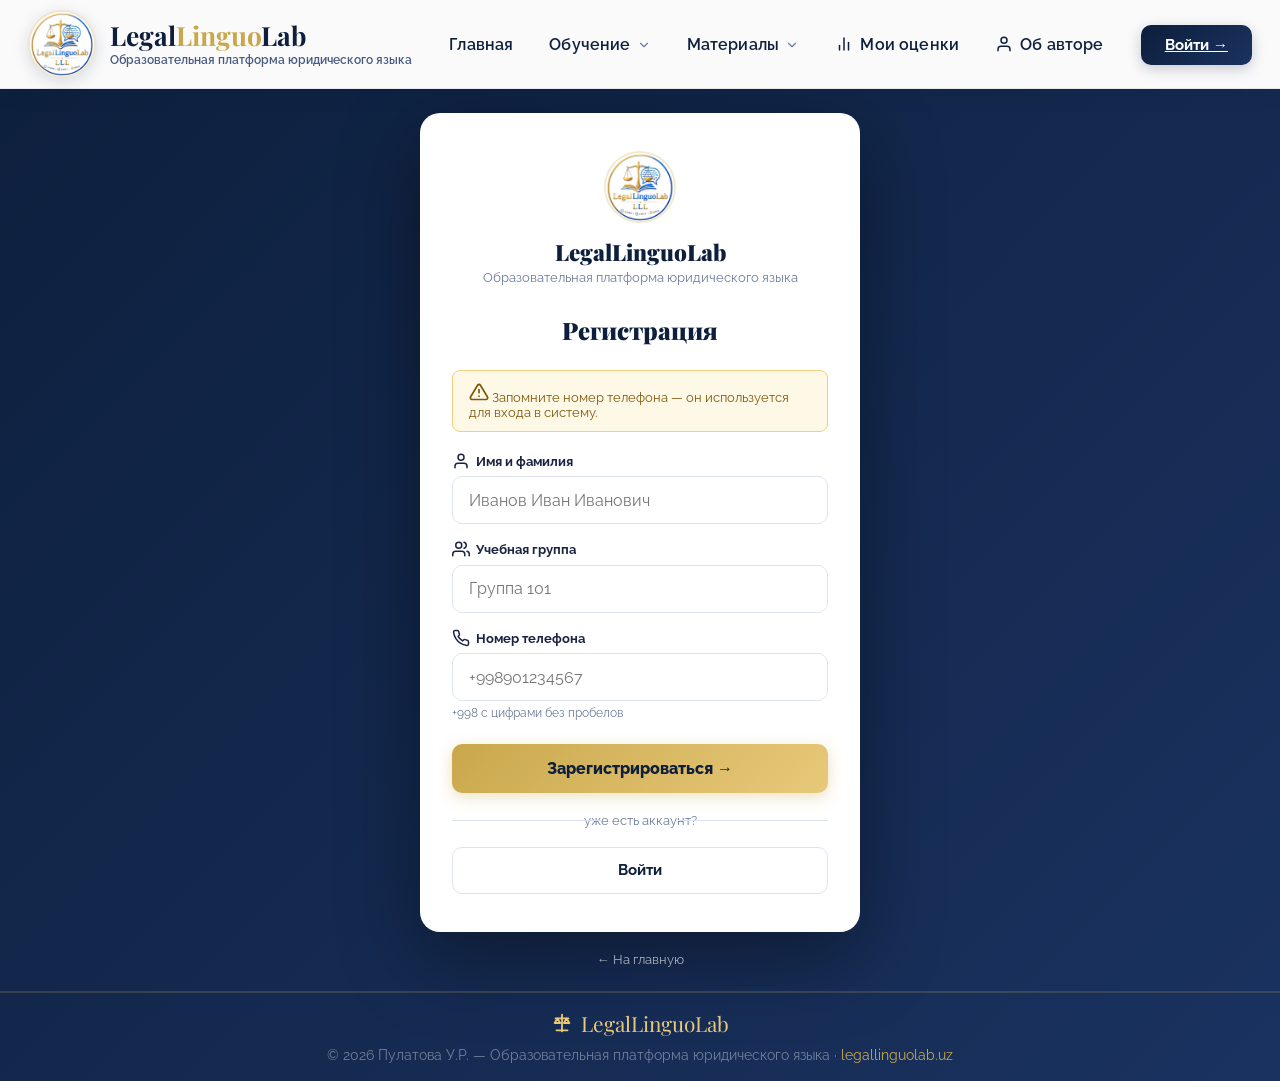
<file: register.html>
<!DOCTYPE html>
<html lang="ru">
<head>
  <meta charset="UTF-8"/><meta name="viewport" content="width=device-width,initial-scale=1.0,viewport-fit=cover"/>
  <title>Регистрация — LegalLinguoLab</title>
  <link rel="icon" href="logo.jpg"/>
  <link rel="stylesheet" href="shared.css"/>
  <style>
body{background:linear-gradient(135deg,#0d1f3c 0%,#1a3260 100%);min-height:100vh;display:flex;flex-direction:column;}
.auth-wrap{flex:1;display:flex;align-items:center;justify-content:center;padding:1.5rem;}
.auth-card{background:white;border-radius:20px;padding:2.4rem 2rem;width:100%;max-width:440px;box-shadow:0 24px 80px rgba(0,0,0,0.4);}
.auth-logo{text-align:center;margin-bottom:1.8rem;}
.auth-logo img{width:72px;height:72px;object-fit:contain;border-radius:50%;margin-bottom:0.6rem;border:2px solid var(--border);}
.auth-logo h1{font-family:"Playfair Display",serif;font-size:1.4rem;font-weight:900;color:var(--navy);}
.auth-logo p{font-size:0.82rem;color:var(--gray);margin-top:0.2rem;}
.auth-title{font-family:"Playfair Display",serif;font-size:1.5rem;font-weight:900;color:var(--navy);margin-bottom:1.5rem;text-align:center;}
.field{margin-bottom:1rem;}
.field label{display:block;font-size:0.84rem;font-weight:700;color:var(--text);margin-bottom:0.4rem;}
.field input{width:100%;padding:0.85rem 1rem;border:1.5px solid var(--border2);border-radius:10px;font-size:0.97rem;font-family:"Raleway",sans-serif;outline:none;transition:border-color 0.2s;color:var(--text);}
.field input:focus{border-color:var(--gold);}
.field-hint{font-size:0.75rem;color:var(--gray);margin-top:0.3rem;}
.warn-box{background:#fef9e7;border:1px solid #f0d080;color:#7d5608;border-radius:8px;padding:0.7rem 1rem;font-size:0.8rem;margin-bottom:1.2rem;}
.btn-auth{width:100%;padding:0.95rem;border-radius:10px;font-size:1rem;font-weight:800;cursor:pointer;font-family:"Raleway",sans-serif;transition:all 0.2s;margin-top:0.5rem;border:none;}
.btn-navy{background:linear-gradient(135deg,var(--navy),var(--navy-light));color:white;box-shadow:0 4px 15px rgba(13,31,60,0.3);}
.btn-navy:hover{opacity:0.9;}
.btn-gold{background:linear-gradient(135deg,var(--gold),var(--gold-light));color:var(--navy);box-shadow:0 4px 15px rgba(201,168,76,0.35);}
.btn-gold:hover{transform:translateY(-1px);box-shadow:0 8px 25px rgba(201,168,76,0.45);}
.btn-auth:disabled{opacity:0.55;cursor:not-allowed;transform:none !important;}
.auth-error{background:#fdecea;border:1px solid #f5b7b1;color:#922b21;border-radius:8px;padding:0.75rem 1rem;font-size:0.85rem;margin-bottom:1rem;display:none;}
.auth-error.show{display:block;}
.auth-success{background:#d5f5e3;border:1px solid #a9dfbf;color:#1e8449;border-radius:8px;padding:0.75rem 1rem;font-size:0.85rem;margin-bottom:1rem;display:none;}
.auth-success.show{display:block;}
.auth-divider{text-align:center;color:var(--gray);font-size:0.82rem;margin:1.2rem 0;position:relative;}
.auth-divider::before,.auth-divider::after{content:"";position:absolute;top:50%;width:40%;height:1px;background:var(--border2);}
.auth-divider::before{left:0;}.auth-divider::after{right:0;}
.btn-alt{width:100%;background:transparent;color:var(--navy);border:1.5px solid var(--border2);padding:0.85rem;border-radius:10px;font-size:0.95rem;font-weight:700;cursor:pointer;font-family:"Raleway",sans-serif;text-decoration:none;display:block;text-align:center;transition:all 0.2s;}
.btn-alt:hover{border-color:var(--navy);background:var(--bg);}
.back-link{display:block;text-align:center;margin-top:1.2rem;color:rgba(255,255,255,0.65);font-size:0.82rem;text-decoration:none;}
.back-link:hover{color:white;}
footer{background:transparent;color:rgba(255,255,255,0.35);padding:1rem;font-size:0.75rem;text-align:center;}
footer a{color:rgba(255,255,255,0.55);text-decoration:none;}
</style>
</head>
<body>
<div class="toast" id="toast"></div>
<header>
  <div class="header-inner">
    <a class="logo" href="index.html">
      <img src="logo.jpg" alt="LegalLinguoLab">
      <div>
        <div class="logo-text">Legal<span>Linguo</span>Lab</div>
        <span class="logo-sub">Образовательная платформа юридического языка</span>
      </div>
    </a>
    <div class="hamburger" id="hamburger"><span></span><span></span><span></span></div>
    <nav class="header-nav">
      <a href="index.html">Главная</a>
      <div class="dropdown">
        <a href="#">Обучение ▾</a>
        <div class="dropdown-menu">
          <a href="teoria.html"><span class="dm-icon">📚</span>Теория</a>
          <a href="praktika.html"><span class="dm-icon">✍️</span>Практика</a>
          <a href="kontrol.html"><span class="dm-icon">🎯</span>Контроль</a>
        </div>
      </div>
      <div class="dropdown">
        <a href="#">Материалы ▾</a>
        <div class="dropdown-menu">
          <a href="literatura.html"><span class="dm-icon">📖</span>Учебная литература</a>
          <a href="about.html"><span class="dm-icon">ℹ️</span>О платформе</a>
        </div>
      </div>
      <a href="grades.html">📊 Мои оценки</a>
      <a href="muallif.html">👤 Об авторе</a>
    </nav>
    <div id="navUserBlock"></div>
  </div>
  <div class="mobile-menu" id="mobileMenu">
    <a href="index.html">🏠 Главная</a>
    <div class="mobile-section-label">Обучение</div>
    <a href="teoria.html">📚 Теория</a>
    <a href="praktika.html">✍️ Практика</a>
    <a href="kontrol.html">🎯 Контроль</a>
    <div class="mobile-section-label">Материалы</div>
    <a href="literatura.html">📖 Учебная литература</a>
    <a href="about.html">ℹ️ О платформе</a>
    <div class="mobile-section-label">Другое</div>
    <a href="grades.html">📊 Мои оценки</a>
    <a href="muallif.html">👤 Об авторе</a>
    <div id="mobileUserBlock"></div>
  </div>
</header>

<div class="auth-wrap"><div>
<div class="auth-card">
  <div class="auth-logo"><img src="logo.jpg" alt="LegalLinguoLab"><h1>LegalLinguoLab</h1><p>Образовательная платформа юридического языка</p></div>
  <div class="auth-title">Регистрация</div>
  <div class="warn-box">⚠️ Запомните номер телефона — он используется для входа в систему.</div>
  <div class="auth-error" id="errBox"></div>
  <div class="auth-success" id="okBox"></div>
  <div class="field"><label>👤 Имя и фамилия</label><input type="text" id="nameInp" placeholder="Иванов Иван Иванович" autocomplete="name"/></div>
  <div class="field"><label>👥 Учебная группа</label><input type="text" id="groupInp" placeholder="Группа 101"/></div>
  <div class="field">
    <label>📱 Номер телефона</label>
    <input type="tel" id="telInp" placeholder="+998901234567" autocomplete="tel"/>
    <div class="field-hint">+998 с цифрами без пробелов</div>
  </div>
  <button class="btn-auth btn-gold" id="regBtn" onclick="doRegister()">Зарегистрироваться →</button>
  <div class="auth-divider">уже есть аккаунт?</div>
  <a href="login.html" class="btn-alt">Войти</a>
</div>
<a href="index.html" class="back-link">← На главную</a>
</div></div>

<footer>
  <div class="footer-logo">⚖️ LegalLinguoLab</div>
  <p class="footer-text">© 2026 Пулатова У.Р. — Образовательная платформа юридического языка · <a href="https://legallinguolab.uz">legallinguolab.uz</a></p>
</footer>
<div class="modal-overlay" id="modalOverlay" onclick="closePDF(event)">
  <div class="modal"><div class="modal-head"><span id="modalTitle">Документ</span><div class="modal-head-actions"><a class="modal-dl-btn" id="modalDlBtn" href="#" download>⬇ Скачать</a><button class="modal-close" onclick="closePDF(event)">✕</button></div></div><iframe id="modalFrame" src=""></iframe></div>
</div>
<script src="icons.js"></script>
<script src="nav.js"></script>
<script>
if(localStorage.getItem('lll_user'))window.location.href='index.html';
document.addEventListener('keydown',e=>{if(e.key==='Enter')doRegister();});
function showErr(m){const b=document.getElementById('errBox');b.textContent='❌ '+m;b.classList.add('show');document.getElementById('okBox').classList.remove('show');}
function showOk(m){const b=document.getElementById('okBox');b.textContent='✅ '+m;b.classList.add('show');document.getElementById('errBox').classList.remove('show');}
function finishRegister(name,group,tel){
  saveLocalUser(tel,name,group);
  localStorage.setItem('lll_user',JSON.stringify({name,group,telefon:tel}));
  showOk('Добро пожаловать, '+name+'!');
  setTimeout(()=>window.location.href='index.html',1500);
}
async function doRegister(){
  const name=document.getElementById('nameInp').value.trim();
  const group=document.getElementById('groupInp').value.trim();
  const tel=normalizePhone(document.getElementById('telInp').value.trim());
  document.getElementById('telInp').value=tel;
  if(!name)return showErr('Введите имя и фамилию');
  if(!group)return showErr('Введите учебную группу');
  if(!tel)return showErr('Введите номер телефона');
  if(!tel.startsWith('+998')||tel.length!==13)return showErr('Формат: +998XXXXXXXXX');
  // findLocalUser tekshiruvi olib tashlandi — faqat server tekshiradi
  const btn=document.getElementById('regBtn');
  btn.disabled=true;btn.textContent='Сохранение...';
  if(isBackendReady()){
    try{
      const res=await fetch(SCRIPT_URL+'?action=register&name='+encodeURIComponent(name)+'&group='+encodeURIComponent(group)+'&telefon='+encodeURIComponent(tel));
      const data=await res.json();
      if(data.ok){finishRegister(name,group,tel);return;}
      if(data.error){showErr(data.error);btn.disabled=false;btn.textContent='Зарегистрироваться →';return;}
    }catch(e){}
  }
  finishRegister(name,group,tel);
}
</script>
</body>
</html>
</file>
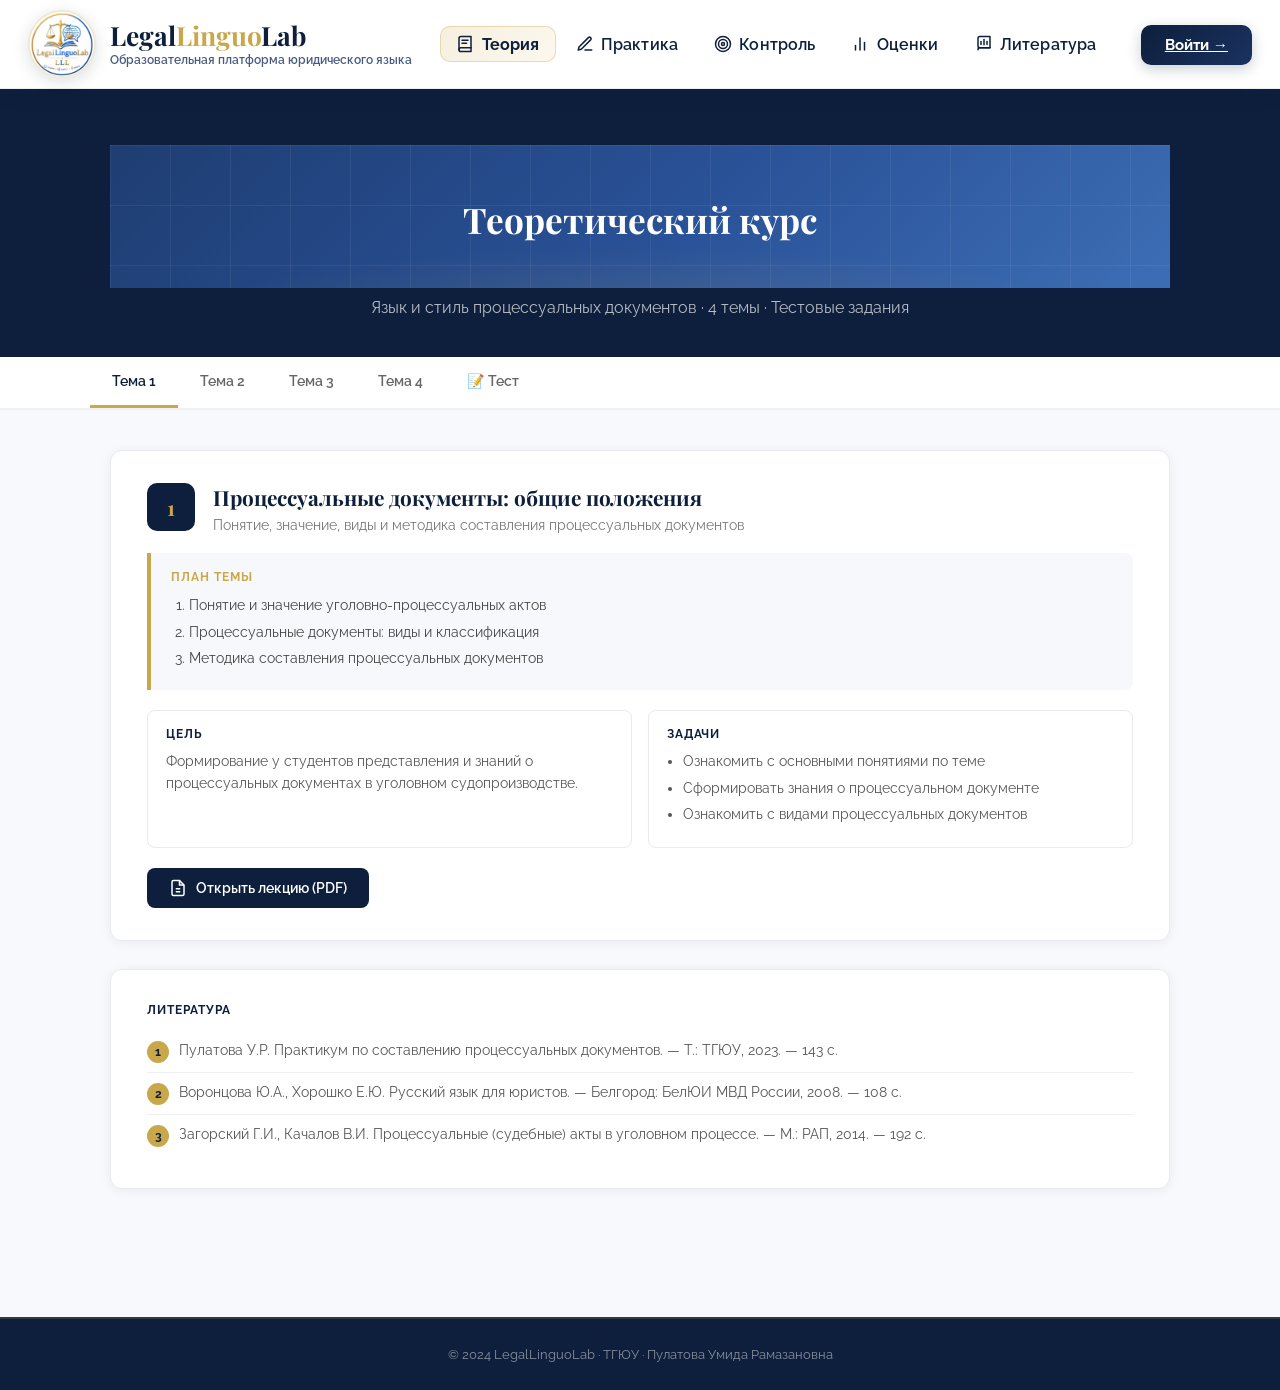
<file: teoria.html>
<!DOCTYPE html>
<html lang="ru">
<head>
  <meta charset="UTF-8" />
  <meta name="viewport" content="width=device-width, initial-scale=1.0" />
  <title>Теория — LegalLinguoLab</title>
  <link rel="stylesheet" href="shared.css" />
  <link href="https://fonts.googleapis.com/css2?family=Playfair+Display:wght@400;600;700&family=Raleway:wght@300;400;500;600&display=swap" rel="stylesheet" />
  <style>
    /* ── Страница теории ── */
    .teoria-hero {
      background: var(--navy);
      padding: 56px 0 40px;
      text-align: center;
    }
    .teoria-hero h1 {
      font-family: 'Playfair Display', serif;
      font-size: 2.2rem;
      color: #fff;
      margin: 0 0 10px;
    }
    .teoria-hero p {
      font-family: 'Raleway', sans-serif;
      color: rgba(255,255,255,0.7);
      font-size: 1rem;
      margin: 0;
    }

    /* ── Вкладки ── */
    .tabs-nav {
      background: #fff;
      border-bottom: 2px solid #eef0f4;
      position: sticky;
      top: 68px;
      z-index: 100;
    }
    .tabs-nav ul {
      list-style: none;
      margin: 0 auto;
      padding: 0;
      max-width: 1100px;
      display: flex;
      overflow-x: auto;
      scrollbar-width: none;
    }
    .tabs-nav ul::-webkit-scrollbar { display: none; }
    .tabs-nav li { flex-shrink: 0; }
    .tabs-nav a {
      display: block;
      padding: 16px 22px;
      font-family: 'Raleway', sans-serif;
      font-size: 0.88rem;
      font-weight: 600;
      color: #666;
      text-decoration: none;
      border-bottom: 3px solid transparent;
      transition: color 0.2s, border-color 0.2s;
      white-space: nowrap;
    }
    .tabs-nav a:hover { color: var(--navy); }
    .tabs-nav a.active {
      color: var(--navy);
      border-bottom-color: var(--gold);
    }

    /* ── Контент секций ── */
    .section-wrap {
      max-width: 1100px;
      margin: 0 auto;
      padding: 0 20px;
    }
    .tab-section {
      display: none !important;
      padding: 40px 0 60px;
    }
    .tab-section.active { display: block !important; }

    /* ── Карточка темы ── */
    .theme-card {
      background: #fff;
      border: 1px solid #e8eaf0;
      border-radius: 12px;
      padding: 32px 36px;
      margin-bottom: 28px;
      box-shadow: 0 2px 12px rgba(13,31,60,0.06);
    }
    .theme-header {
      display: flex;
      align-items: flex-start;
      gap: 18px;
      margin-bottom: 20px;
    }
    .theme-num {
      background: var(--navy);
      color: var(--gold);
      font-family: 'Playfair Display', serif;
      font-size: 1.3rem;
      font-weight: 700;
      min-width: 48px;
      height: 48px;
      border-radius: 10px;
      display: flex;
      align-items: center;
      justify-content: center;
      flex-shrink: 0;
    }
    .theme-meta h2 {
      font-family: 'Playfair Display', serif;
      font-size: 1.3rem;
      color: var(--navy);
      margin: 0 0 6px;
    }
    .theme-meta p {
      font-family: 'Raleway', sans-serif;
      font-size: 0.88rem;
      color: #777;
      margin: 0;
    }

    /* ── Блок плана ── */
    .plan-block {
      background: #f7f8fc;
      border-left: 4px solid var(--gold);
      border-radius: 0 8px 8px 0;
      padding: 16px 20px;
      margin-bottom: 20px;
    }
    .plan-block h3 {
      font-family: 'Raleway', sans-serif;
      font-size: 0.78rem;
      font-weight: 700;
      text-transform: uppercase;
      letter-spacing: 0.08em;
      color: var(--gold);
      margin: 0 0 10px;
    }
    .plan-block ol {
      margin: 0;
      padding-left: 18px;
    }
    .plan-block li {
      font-family: 'Raleway', sans-serif;
      font-size: 0.9rem;
      color: #444;
      margin-bottom: 5px;
      line-height: 1.5;
    }

    /* ── Цель и задачи ── */
    .goals-grid {
      display: grid;
      grid-template-columns: 1fr 1fr;
      gap: 16px;
      margin-bottom: 20px;
    }
    @media (max-width: 640px) {
      .goals-grid { grid-template-columns: 1fr; }
    }
    .goal-box {
      background: #fff;
      border: 1px solid #e8eaf0;
      border-radius: 8px;
      padding: 16px 18px;
    }
    .goal-box h4 {
      font-family: 'Raleway', sans-serif;
      font-size: 0.75rem;
      font-weight: 700;
      text-transform: uppercase;
      letter-spacing: 0.07em;
      color: var(--navy);
      margin: 0 0 10px;
    }
    .goal-box p, .goal-box li {
      font-family: 'Raleway', sans-serif;
      font-size: 0.88rem;
      color: #555;
      margin: 0;
      line-height: 1.55;
    }
    .goal-box ul {
      margin: 0;
      padding-left: 16px;
    }
    .goal-box li { margin-bottom: 5px; }

    /* ── Кнопка PDF ── */
    .pdf-btn {
      display: inline-flex;
      align-items: center;
      gap: 9px;
      background: var(--navy);
      color: #fff;
      font-family: 'Raleway', sans-serif;
      font-size: 0.88rem;
      font-weight: 600;
      padding: 11px 22px;
      border-radius: 8px;
      text-decoration: none;
      transition: background 0.2s, transform 0.15s;
      cursor: pointer;
      border: none;
    }
    .pdf-btn:hover {
      background: #1a3260;
      transform: translateY(-1px);
    }
    .pdf-btn svg { flex-shrink: 0; }

    /* ── Литература ── */
    .lit-list {
      list-style: none;
      margin: 0;
      padding: 0;
    }
    .lit-list li {
      display: flex;
      gap: 10px;
      font-family: 'Raleway', sans-serif;
      font-size: 0.88rem;
      color: #555;
      padding: 9px 0;
      border-bottom: 1px solid #f0f0f4;
      line-height: 1.5;
    }
    .lit-list li:last-child { border-bottom: none; }
    .lit-num {
      background: var(--gold);
      color: var(--navy);
      font-weight: 700;
      font-size: 0.75rem;
      min-width: 22px;
      height: 22px;
      border-radius: 50%;
      display: flex;
      align-items: center;
      justify-content: center;
      flex-shrink: 0;
      margin-top: 1px;
    }

    /* ── ТЕСТ ── */
    #tab-test .theme-card { max-width: 820px; }

    .test-progress {
      height: 5px;
      background: #eef0f4;
      border-radius: 3px;
      margin-bottom: 28px;
      overflow: hidden;
    }
    .test-progress-bar {
      height: 100%;
      background: linear-gradient(90deg, var(--navy), var(--gold));
      border-radius: 3px;
      transition: width 0.4s ease;
    }

    .question-block {
      display: none;
    }
    .question-block.active { display: block; }

    .q-counter {
      font-family: 'Raleway', sans-serif;
      font-size: 0.8rem;
      font-weight: 700;
      color: var(--gold);
      text-transform: uppercase;
      letter-spacing: 0.08em;
      margin-bottom: 8px;
    }
    .q-text {
      font-family: 'Raleway', sans-serif;
      font-size: 1.05rem;
      font-weight: 600;
      color: var(--navy);
      margin-bottom: 20px;
      line-height: 1.6;
    }

    .options-list {
      list-style: none;
      margin: 0 0 24px;
      padding: 0;
      display: flex;
      flex-direction: column;
      gap: 10px;
    }
    .option-item {
      display: flex;
      align-items: flex-start;
      gap: 12px;
      background: #f7f8fc;
      border: 2px solid #e8eaf0;
      border-radius: 10px;
      padding: 13px 16px;
      cursor: pointer;
      transition: border-color 0.2s, background 0.2s;
      font-family: 'Raleway', sans-serif;
      font-size: 0.93rem;
      color: #444;
      line-height: 1.5;
    }
    .option-item:hover {
      border-color: var(--navy);
      background: #f0f2f8;
    }
    .option-item.selected {
      border-color: var(--navy);
      background: #eef1f9;
    }
    .option-item.correct {
      border-color: #27ae60;
      background: #eafaf1;
      color: #1e8449;
    }
    .option-item.wrong {
      border-color: #e74c3c;
      background: #fdedec;
      color: #c0392b;
    }
    .option-letter {
      background: var(--navy);
      color: #fff;
      font-weight: 700;
      font-size: 0.78rem;
      min-width: 24px;
      height: 24px;
      border-radius: 6px;
      display: flex;
      align-items: center;
      justify-content: center;
      flex-shrink: 0;
      margin-top: 1px;
    }
    .option-item.correct .option-letter { background: #27ae60; }
    .option-item.wrong .option-letter { background: #e74c3c; }

    .q-feedback {
      display: none;
      padding: 12px 16px;
      border-radius: 8px;
      font-family: 'Raleway', sans-serif;
      font-size: 0.9rem;
      margin-bottom: 20px;
      line-height: 1.5;
    }
    .q-feedback.show { display: block; }
    .q-feedback.ok { background: #eafaf1; color: #1e8449; border-left: 4px solid #27ae60; }
    .q-feedback.err { background: #fdedec; color: #c0392b; border-left: 4px solid #e74c3c; }

    .test-nav {
      display: flex;
      gap: 12px;
      flex-wrap: wrap;
    }
    .btn-check {
      background: var(--gold);
      color: var(--navy);
      font-family: 'Raleway', sans-serif;
      font-weight: 700;
      font-size: 0.9rem;
      padding: 10px 24px;
      border: none;
      border-radius: 8px;
      cursor: pointer;
      transition: background 0.2s, transform 0.15s;
    }
    .btn-check:hover { background: #e8c97a; transform: translateY(-1px); }
    .btn-check:disabled { opacity: 0.5; cursor: not-allowed; transform: none; }

    .btn-next {
      background: var(--navy);
      color: #fff;
      font-family: 'Raleway', sans-serif;
      font-weight: 600;
      font-size: 0.9rem;
      padding: 10px 24px;
      border: none;
      border-radius: 8px;
      cursor: pointer;
      display: none;
      transition: background 0.2s;
    }
    .btn-next:hover { background: #1a3260; }
    .btn-next.visible { display: inline-block; }

    /* ── Результат ── */
    .test-result {
      display: none;
      text-align: center;
      padding: 20px 0;
    }
    .test-result.show { display: block; }
    .result-score {
      font-family: 'Playfair Display', serif;
      font-size: 3rem;
      color: var(--navy);
      margin: 0 0 6px;
    }
    .result-score span { color: var(--gold); }
    .result-label {
      font-family: 'Raleway', sans-serif;
      font-size: 1rem;
      color: #666;
      margin-bottom: 24px;
    }
    .result-grade {
      display: inline-block;
      padding: 10px 28px;
      border-radius: 50px;
      font-family: 'Raleway', sans-serif;
      font-weight: 700;
      font-size: 1rem;
      margin-bottom: 28px;
    }
    .grade-5 { background: #eafaf1; color: #1e8449; border: 2px solid #27ae60; }
    .grade-4 { background: #eef9fc; color: #0e6985; border: 2px solid #1a9cb5; }
    .grade-3 { background: #fef9e7; color: #9a7d0a; border: 2px solid #d4ac0d; }
    .grade-2 { background: #fdedec; color: #c0392b; border: 2px solid #e74c3c; }

    /* ── Форма сохранения ── */
    .save-form {
      background: #f7f8fc;
      border: 1px solid #e8eaf0;
      border-radius: 10px;
      padding: 24px;
      margin-top: 20px;
      text-align: left;
    }
    .save-form h3 {
      font-family: 'Raleway', sans-serif;
      font-size: 0.95rem;
      font-weight: 700;
      color: var(--navy);
      margin: 0 0 16px;
    }
    .form-row {
      display: grid;
      grid-template-columns: 1fr 1fr;
      gap: 12px;
      margin-bottom: 12px;
    }
    @media (max-width: 520px) {
      .form-row { grid-template-columns: 1fr; }
    }
    .form-input {
      width: 100%;
      padding: 10px 14px;
      border: 1.5px solid #dde0e8;
      border-radius: 8px;
      font-family: 'Raleway', sans-serif;
      font-size: 0.9rem;
      color: #333;
      background: #fff;
      box-sizing: border-box;
      transition: border-color 0.2s;
      outline: none;
    }
    .form-input:focus { border-color: var(--navy); }
    .btn-save {
      background: var(--navy);
      color: #fff;
      font-family: 'Raleway', sans-serif;
      font-weight: 700;
      font-size: 0.9rem;
      padding: 11px 28px;
      border: none;
      border-radius: 8px;
      cursor: pointer;
      transition: background 0.2s;
      width: 100%;
    }
    .btn-save:hover { background: #1a3260; }
    .btn-save:disabled { opacity: 0.6; cursor: not-allowed; }
    .save-status {
      text-align: center;
      font-family: 'Raleway', sans-serif;
      font-size: 0.9rem;
      margin-top: 12px;
      min-height: 22px;
    }
    .save-status.ok { color: #27ae60; }
    .save-status.err { color: #e74c3c; }

    /* ── Сброс теста ── */
    .btn-retry {
      background: transparent;
      color: var(--navy);
      font-family: 'Raleway', sans-serif;
      font-weight: 600;
      font-size: 0.9rem;
      padding: 10px 20px;
      border: 2px solid var(--navy);
      border-radius: 8px;
      cursor: pointer;
      margin-top: 10px;
      transition: background 0.2s, color 0.2s;
    }
    .btn-retry:hover { background: var(--navy); color: #fff; }
    /* ══════════════════════════════════════════
       PDF MODAL
    ══════════════════════════════════════════ */
    .modal-overlay {
      display: none;
      position: fixed;
      inset: 0;
      background: rgba(10,20,45,0.7);
      z-index: 9999;
      align-items: center;
      justify-content: center;
      padding: 16px;
    }
    .modal-overlay.open { display: flex; }
    .modal-box {
      background: #fff;
      border-radius: 14px;
      width: 100%;
      max-width: 900px;
      height: 90vh;
      display: flex;
      flex-direction: column;
      overflow: hidden;
      box-shadow: 0 20px 60px rgba(0,0,0,0.35);
    }
    .modal-header {
      display: flex;
      align-items: center;
      justify-content: space-between;
      padding: 14px 18px;
      border-bottom: 1px solid #e8eaf0;
      flex-shrink: 0;
    }
    .modal-title {
      font-family: 'Raleway', sans-serif;
      font-size: 0.95rem;
      font-weight: 700;
      color: var(--navy);
    }
    .modal-dl {
      font-family: 'Raleway', sans-serif;
      font-size: 0.82rem;
      font-weight: 600;
      color: var(--navy);
      text-decoration: none;
      padding: 5px 12px;
      border: 1px solid #dde0e8;
      border-radius: 6px;
      transition: background 0.15s;
    }
    .modal-dl:hover { background: #f0f2f8; }
    .modal-close {
      background: #f0f2f8;
      border: none;
      width: 32px;
      height: 32px;
      border-radius: 50%;
      font-size: 0.9rem;
      cursor: pointer;
      color: #555;
      display: flex;
      align-items: center;
      justify-content: center;
      transition: background 0.15s;
    }
    .modal-close:hover { background: #fdedec; color: #c0392b; }
    .modal-frame {
      flex: 1;
      border: none;
      width: 100%;
    }
    /* TOAST */
    .toast {
      position: fixed;
      bottom: 24px;
      left: 50%;
      transform: translateX(-50%) translateY(20px);
      background: var(--navy);
      color: #fff;
      font-family: 'Raleway', sans-serif;
      font-size: 0.9rem;
      padding: 12px 24px;
      border-radius: 50px;
      opacity: 0;
      transition: opacity 0.3s, transform 0.3s;
      pointer-events: none;
      z-index: 99999;
    }
    .toast.show {
      opacity: 1;
      transform: translateX(-50%) translateY(0);
    }
  </style>
<script>
function switchTab(tabId) {
  // DOM tayyor bo'lishini kutib ishlatamiz
  if (!document.getElementById('tab-1')) {
    document.addEventListener('DOMContentLoaded', function() { switchTab(tabId); });
    return;
  }
  document.querySelectorAll('.tabs-nav a').forEach(function(l) { l.classList.remove('active'); });
  document.querySelectorAll('.tab-section').forEach(function(s) { s.classList.remove('active'); });
  var link = document.querySelector('.tabs-nav a[data-tab="' + tabId + '"]');
  if (link) link.classList.add('active');
  var section = document.getElementById(tabId);
  if (section) section.classList.add('active');
  if (tabId === 'tab-test' && typeof loadTest === 'function') { testInitialized = false; loadTest(); }
}
  // Sahifa yuklanganda agar hash=tab-test bo'lsa avtomatik yukla
  window.addEventListener('load', function() {
    if (window.location.hash === '#test' || window.location.search.includes('test')) {
      switchTab('tab-test');
    }
  });
</script>
</head>
<body>

<!-- HEADER -->
<header>
  <div class="header-inner">
    <a href="index.html" class="logo">
      <img src="logo.jpg" alt="LegalLinguoLab">
      <div>
        <div class="logo-text">Legal<span>Linguo</span>Lab</div>
        <span class="logo-sub">Образовательная платформа юридического языка</span>
      </div>
    </a>
    <nav class="header-nav">
      <a href="teoria.html" class="active">📚 Теория</a>
      <a href="praktika.html">✍️ Практика</a>
      <a href="kontrol.html">🎯 Контроль</a>
      <a href="grades.html">📊 Оценки</a>
      <a href="literatura.html">📖 Литература</a>
    </nav>
    <div id="navUserBlock"></div>
    <div class="hamburger" id="hamburger"><span></span><span></span><span></span></div>
  </div>
  <div class="mobile-menu" id="mobileMenu">
    <a href="teoria.html" class="active">📚 Теория</a>
    <a href="praktika.html">✍️ Практика</a>
    <a href="kontrol.html">🎯 Контроль</a>
    <a href="grades.html">📊 Оценки</a>
    <a href="literatura.html">📖 Литература</a>
    <div id="mobileUserBlock"></div>
  </div>
</header>

<!-- ═══ PDF MODAL (nav.js openPDF() учун) ═══ -->
<div id="modalOverlay" class="modal-overlay" onclick="closePDF(event)">
  <div class="modal-box">
    <div class="modal-header">
      <span id="modalTitle" class="modal-title"></span>
      <div style="display:flex;gap:10px;align-items:center;">
        <a id="modalDlBtn" href="#" download class="modal-dl">&#11015; Скачать</a>
        <button class="modal-close" onclick="closePDF(event)" aria-label="Закрыть">&#10005;</button>
      </div>
    </div>
    <iframe id="modalFrame" class="modal-frame" src="" allowfullscreen></iframe>
  </div>
</div>

<!-- ═══ HERO ═══ -->
<section class="teoria-hero">
  <div class="section-wrap">
    <h1 class="page-header">Теоретический курс</h1>
    <p>Язык и стиль процессуальных документов · 4 темы · Тестовые задания</p>
  </div>
</section>

<!-- ═══ ВКЛАДКИ ═══ -->
<nav class="tabs-nav">
  <ul>
    <li><a href="javascript:void(0)" class="active" data-tab="tab-1" onclick="switchTab('tab-1')">Тема 1</a></li>
    <li><a href="javascript:void(0)" data-tab="tab-2" onclick="switchTab('tab-2')">Тема 2</a></li>
    <li><a href="javascript:void(0)" data-tab="tab-3" onclick="switchTab('tab-3')">Тема 3</a></li>
    <li><a href="javascript:void(0)" data-tab="tab-4" onclick="switchTab('tab-4')">Тема 4</a></li>
    <li><a href="javascript:void(0)" data-tab="tab-test" onclick="switchTab('tab-test')">📝 Тест</a></li>
  </ul>
</nav>

<!-- ═══ КОНТЕНТ ═══ -->
<main>
  <div class="section-wrap">

    <!-- ── ТЕМА 1 ── -->
    <section id="tab-1" class="tab-section active">
      <div class="theme-card">
        <div class="theme-header">
          <div class="theme-num">1</div>
          <div class="theme-meta">
            <h2>Процессуальные документы: общие положения</h2>
            <p>Понятие, значение, виды и методика составления процессуальных документов</p>
          </div>
        </div>

        <div class="plan-block">
          <h3>План темы</h3>
          <ol>
            <li>Понятие и значение уголовно-процессуальных актов</li>
            <li>Процессуальные документы: виды и классификация</li>
            <li>Методика составления процессуальных документов</li>
          </ol>
        </div>

        <div class="goals-grid">
          <div class="goal-box">
            <h4>Цель</h4>
            <p>Формирование у студентов представления и знаний о процессуальных документах в уголовном судопроизводстве.</p>
          </div>
          <div class="goal-box">
            <h4>Задачи</h4>
            <ul>
              <li>Ознакомить с основными понятиями по теме</li>
              <li>Сформировать знания о процессуальном документе</li>
              <li>Ознакомить с видами процессуальных документов</li>
            </ul>
          </div>
        </div>

        <a class="pdf-btn" onclick="openPDF('teoria/tema1.pdf', 'Тема 1. Общие положения')">
          <svg width="18" height="18" viewBox="0 0 24 24" fill="none" stroke="currentColor" stroke-width="2"><path d="M14 2H6a2 2 0 0 0-2 2v16a2 2 0 0 0 2 2h12a2 2 0 0 0 2-2V8z"/><polyline points="14 2 14 8 20 8"/><line x1="9" y1="13" x2="15" y2="13"/><line x1="9" y1="17" x2="15" y2="17"/></svg>
          Открыть лекцию (PDF)
        </a>
      </div>

      <div class="theme-card">
        <h4 style="font-family:'Raleway',sans-serif; font-size:0.78rem; font-weight:700; text-transform:uppercase; letter-spacing:0.08em; color:var(--navy); margin:0 0 14px;">Литература</h4>
        <ul class="lit-list">
          <li><span class="lit-num">1</span>Пулатова У.Р. Практикум по составлению процессуальных документов. — Т.: ТГЮУ, 2023. — 143 с.</li>
          <li><span class="lit-num">2</span>Воронцова Ю.А., Хорошко Е.Ю. Русский язык для юристов. — Белгород: БелЮИ МВД России, 2008. — 108 с.</li>
          <li><span class="lit-num">3</span>Загорский Г.И., Качалов В.И. Процессуальные (судебные) акты в уголовном процессе. — М.: РАП, 2014. — 192 с.</li>
        </ul>
      </div>
    </section>

    <!-- ── ТЕМА 2 ── -->
    <section id="tab-2" class="tab-section">
      <div class="theme-card">
        <div class="theme-header">
          <div class="theme-num">2</div>
          <div class="theme-meta">
            <h2>Содержание процессуальных документов</h2>
            <p>Стилистические модели: документы-протоколы и документы-решения</p>
          </div>
        </div>

        <div class="plan-block">
          <h3>План темы</h3>
          <ol>
            <li>Основные понятия: содержание документа, типовое содержание, виды информации, реквизиты, композиционное членение, способы передачи информации</li>
            <li>Стилистические модели: документы-протоколы, документы-решения</li>
          </ol>
        </div>

        <div class="goals-grid">
          <div class="goal-box">
            <h4>Цель</h4>
            <p>Формирование у студентов знаний о стилистических моделях процессуальных документов.</p>
          </div>
          <div class="goal-box">
            <h4>Задачи</h4>
            <ul>
              <li>Ознакомить с основными понятиями по теме</li>
              <li>Различать процессуальные документы</li>
              <li>При составлении документов соблюдать языковые нормы</li>
            </ul>
          </div>
        </div>

        <a class="pdf-btn" onclick="openPDF('teoria/tema2.pdf', 'Тема 2. Содержание процессуальных документов')">
          <svg width="18" height="18" viewBox="0 0 24 24" fill="none" stroke="currentColor" stroke-width="2"><path d="M14 2H6a2 2 0 0 0-2 2v16a2 2 0 0 0 2 2h12a2 2 0 0 0 2-2V8z"/><polyline points="14 2 14 8 20 8"/><line x1="9" y1="13" x2="15" y2="13"/><line x1="9" y1="17" x2="15" y2="17"/></svg>
          Открыть лекцию (PDF)
        </a>
      </div>

      <div class="theme-card">
        <h4 style="font-family:'Raleway',sans-serif; font-size:0.78rem; font-weight:700; text-transform:uppercase; letter-spacing:0.08em; color:var(--navy); margin:0 0 14px;">Литература</h4>
        <ul class="lit-list">
          <li><span class="lit-num">1</span>Пулатова У.Р. Практикум по составлению процессуальных документов. — Т.: ТГЮУ, 2023. — 143 с.</li>
          <li><span class="lit-num">2</span>Губаева Т.В. Практический курс русского языка для юристов. — Казань: КГУ, 1986.</li>
          <li><span class="lit-num">→</span><a href="https://elar.urfu.ru/bitstream/10995/44311/1/dais_2010_69.pdf" target="_blank" style="color:var(--navy);">elar.urfu.ru — электронный ресурс</a></li>
          <li><span class="lit-num">→</span><a href="https://studfile.net/preview/5707546/page:22/" target="_blank" style="color:var(--navy);">studfile.net — электронный ресурс</a></li>
        </ul>
      </div>
    </section>

    <!-- ── ТЕМА 3 ── -->
    <section id="tab-3" class="tab-section">
      <div class="theme-card">
        <div class="theme-header">
          <div class="theme-num">3</div>
          <div class="theme-meta">
            <h2>Структура процессуальных документов</h2>
            <p>Структура постановлений и протоколов</p>
          </div>
        </div>

        <div class="plan-block">
          <h3>План темы</h3>
          <ol>
            <li>Средства юридической техники</li>
            <li>Структурирование материала в документах</li>
          </ol>
        </div>

        <div class="goals-grid">
          <div class="goal-box">
            <h4>Цель</h4>
            <p>Формирование профессиональных навыков составления процессуальных документов.</p>
          </div>
          <div class="goal-box">
            <h4>Задачи</h4>
            <ul>
              <li>Сформировать представление о структуре постановлений и протоколов</li>
              <li>Знать содержание композиционных частей документов</li>
              <li>Уметь структурировать текст документа</li>
              <li>Подбирать речевые конструкции, соблюдать стилистические нормы</li>
            </ul>
          </div>
        </div>

        <a class="pdf-btn" onclick="openPDF('teoria/tema3.pdf', 'Тема 3. Структура процессуальных документов')">
          <svg width="18" height="18" viewBox="0 0 24 24" fill="none" stroke="currentColor" stroke-width="2"><path d="M14 2H6a2 2 0 0 0-2 2v16a2 2 0 0 0 2 2h12a2 2 0 0 0 2-2V8z"/><polyline points="14 2 14 8 20 8"/><line x1="9" y1="13" x2="15" y2="13"/><line x1="9" y1="17" x2="15" y2="17"/></svg>
          Открыть лекцию (PDF)
        </a>
      </div>

      <div class="theme-card">
        <h4 style="font-family:'Raleway',sans-serif; font-size:0.78rem; font-weight:700; text-transform:uppercase; letter-spacing:0.08em; color:var(--navy); margin:0 0 14px;">Литература</h4>
        <ul class="lit-list">
          <li><span class="lit-num">1</span>Воронцова Ю.А., Хорошко Е.Ю. Русский язык для юристов. — Белгород: БелЮИ МВД России, 2008. — 108 с.</li>
          <li><span class="lit-num">2</span>Загорский Г.И., Качалов В.И. Процессуальные (судебные) акты в уголовном процессе. — М.: РАП, 2014.</li>
          <li><span class="lit-num">3</span>Пулатова У.Р. Практикум по составлению процессуальных документов. — Т.: ТГЮУ, 2023. — 145 с.</li>
          <li><span class="lit-num">4</span>Хидоятов Б.Б. и др. Процессуальные акты по уголовным делам: Досудебное производство. — Т.: ТГЮУ, 2018.</li>
          <li><span class="lit-num">5</span>Маматкулова Х.У. и др. Процессуальные акты по уголовным делам (судебное производство). — Т.: ТГЮУ, 2019.</li>
        </ul>
      </div>
    </section>

    <!-- ── ТЕМА 4 ── -->
    <section id="tab-4" class="tab-section">
      <div class="theme-card">
        <div class="theme-header">
          <div class="theme-num">4</div>
          <div class="theme-meta">
            <h2>Язык и стиль процессуальных документов</h2>
            <p>Официально-деловой стиль речи. Законодательный подстиль</p>
          </div>
        </div>

        <div class="plan-block">
          <h3>План темы</h3>
          <ol>
            <li>Официально-деловой стиль речи (законодательный подстиль)</li>
            <li>Язык и стиль процессуальных документов</li>
          </ol>
        </div>

        <div class="goals-grid">
          <div class="goal-box">
            <h4>Цель</h4>
            <p>Формирование теоретических знаний об особенностях языка процессуальных документов, официально-делового стиля речи.</p>
          </div>
          <div class="goal-box">
            <h4>Задачи</h4>
            <ul>
              <li>Сформировать представление о языке процессуальных документов</li>
              <li>Знать и соблюдать нормы литературного языка</li>
              <li>Знать и различать подстили официально-делового стиля речи</li>
            </ul>
          </div>
        </div>

        <a class="pdf-btn" onclick="openPDF('teoria/tema4.pdf', 'Тема 4. Язык и стиль процессуальных документов')">
          <svg width="18" height="18" viewBox="0 0 24 24" fill="none" stroke="currentColor" stroke-width="2"><path d="M14 2H6a2 2 0 0 0-2 2v16a2 2 0 0 0 2 2h12a2 2 0 0 0 2-2V8z"/><polyline points="14 2 14 8 20 8"/><line x1="9" y1="13" x2="15" y2="13"/><line x1="9" y1="17" x2="15" y2="17"/></svg>
          Открыть лекцию (PDF)
        </a>
      </div>

      <div class="theme-card">
        <h4 style="font-family:'Raleway',sans-serif; font-size:0.78rem; font-weight:700; text-transform:uppercase; letter-spacing:0.08em; color:var(--navy); margin:0 0 14px;">Литература</h4>
        <ul class="lit-list">
          <li><span class="lit-num">1</span>Загорский Г.И., Качалов В.И. Процессуальные (судебные) акты в уголовном процессе. — М.: РАП, 2014.</li>
          <li><span class="lit-num">2</span>Стародубова Г.В. и др. Уголовно-процессуальные акты. — М.: Юрайт, 2022. — 477 с.</li>
          <li><span class="lit-num">3</span>Воронцова Ю.А., Хорошко Е.Ю. Русский язык для юристов. — Белгород: БелЮИ МВД России, 2008.</li>
          <li><span class="lit-num">4</span>Пулатова У.Р. Практикум по составлению процессуальных документов. — Т.: ТГЮУ, 2023. — 145 с.</li>
          <li><span class="lit-num">→</span><a href="https://philolog.petrsu.ru/filolog/program/sni/stil-process-doc.pdf" target="_blank" style="color:var(--navy);">philolog.petrsu.ru — электронный ресурс</a></li>
          <li><span class="lit-num">→</span><a href="https://lawbook.online/page/tertishikup/ist/ist-6--idz-ax225--nf-26.html" target="_blank" style="color:var(--navy);">lawbook.online — электронный ресурс</a></li>
        </ul>
      </div>
    </section>

    <!-- ══════════════════════════════════════════
         ТЕСТ
    ══════════════════════════════════════════ -->
    <section id="tab-test" class="tab-section">
      <div class="theme-card">
        <div class="theme-header">
          <div class="theme-num" style="font-size:1.1rem;">📝</div>
          <div class="theme-meta">
            <h2>Тестовые задания по теории</h2>
            <p>44 вопроса · Загружаются из базы данных · Результат сохраняется в журнал</p>
          </div>
        </div>

        <!-- Прогресс -->
        <div class="test-progress">
          <div class="test-progress-bar" id="progressBar" style="width:5%"></div>
        </div>

        <!-- Вопросы -->
        <div id="questionsContainer"></div>

        <!-- Результат -->
        <div class="test-result" id="testResult">
          <div class="result-score" id="resultScore"></div>
          <p class="result-label" id="resultLabel"></p>
          <div class="result-grade" id="resultGrade"></div>

          <!-- Форма сохранения -->
          <div class="save-form">
            <h3>Сохранить результат в журнал</h3>
            <div class="form-row">
              <input type="text" id="saveNameInput" class="form-input" placeholder="Ваше имя" />
              <input type="text" id="saveGroupInput" class="form-input" placeholder="Группа" />
            </div>
            <button class="btn-save" id="btnSave" onclick="saveResult()">Сохранить результат</button>
            <p class="save-status" id="saveStatus"></p>
          </div>

          <br>
          <button class="btn-retry" onclick="retryTest()">↺ Пройти ещё раз</button>
        </div>

      </div>
    </section>

  </div><!-- /section-wrap -->
</main>

<!-- ═══ FOOTER ═══ -->
<footer style="background:var(--navy); color:rgba(255,255,255,0.5); text-align:center; padding:28px 20px; font-family:'Raleway',sans-serif; font-size:0.82rem; margin-top:40px;">
  © 2024 LegalLinguoLab · ТГЮУ · Пулатова Умида Рамазановна
</footer>


<script src="icons.js"></script>
<script src="nav.js"></script>
<script>
/* ══════════════════════════════════════════
   ВКЛАДКИ
══════════════════════════════════════════ */
function switchTab(tabId) {
  document.querySelectorAll('.tabs-nav a').forEach(l => l.classList.remove('active'));
  document.querySelectorAll('.tab-section').forEach(s => s.classList.remove('active'));
  const link = document.querySelector('.tabs-nav a[data-tab="' + tabId + '"]');
  if (link) link.classList.add('active');
  const section = document.getElementById(tabId);
  if (section) section.classList.add('active');
  if (tabId === 'tab-test' && !testInitialized) loadTest();

}



/* ══════════════════════════════════════════
   ТЕСТ — GOOGLE SHEETS DAN YUKLASH
══════════════════════════════════════════ */
let testInitialized = false;
let QUESTIONS = [];
let currentQ  = 0;
let answers   = [];
let checked   = [];

/* Sheets dan savollarni yuklash */
const SCRIPT = 'https://script.google.com/macros/s/AKfycbzjMtjRzo2_T4CWVGIFg9ErQxHyKVwDwFJlJkgpm7rSsQAaBbq_ozX-NajZYwUmICp1Tw/exec';

async function loadTest() {
  testInitialized = false; // xato bo'lsa qayta urinish uchun
  const container = document.getElementById('questionsContainer');
  const progress  = document.getElementById('progressBar');

  container.innerHTML = '<p style="text-align:center;font-family:Raleway,sans-serif;color:#888;padding:40px 0;">Загрузка вопросов...</p>';
  document.getElementById('testResult').classList.remove('show');
  if (progress) progress.style.width = '5%';

  try {
    console.log('[LLL] Test yuklanmoqda...');
    const resp = await fetch(SCRIPT + '?action=getTestQuestions&sheet=Test%20Teoria');
    const text = await resp.text();
    console.log('[LLL] Server javobi:', text.substring(0, 200));

    const data = JSON.parse(text);

    if (!data.questions || !data.questions.length) {
      throw new Error('Savollar bo\'lim. Server javobi: ' + JSON.stringify(data));
    }

    console.log('[LLL] Savollar soni:', data.questions.length);
    console.log('[LLL] Shuffle: variantlar aralashtirildi');

    QUESTIONS = data.questions
      .filter(q => {
        const s = String(q.savol || '').trim().toLowerCase();
        return s && s !== 'savol' && s !== 'вопрос';
      })
      .map(q => {
        // Sheets da to'g'ri javob har doim E ustunida (D variant)
        // Variantlarni aralashtirish — to'g'ri javob tasodifiy pozitsiyaga
        const allOpts = [
          { text: String(q.a || '').trim(), correct: false },
          { text: String(q.b || '').trim(), correct: false },
          { text: String(q.c || '').trim(), correct: false },
          { text: String(q.d || '').trim(), correct: true }  // D = to'g'ri javob
        ].filter(o => o.text);

        // Fisher-Yates shuffle
        for (let i = allOpts.length - 1; i > 0; i--) {
          const j = Math.floor(Math.random() * (i + 1));
          [allOpts[i], allOpts[j]] = [allOpts[j], allOpts[i]];
        }

        const correctIdx = allOpts.findIndex(o => o.correct);

        return {
          q:    String(q.savol || '').trim(),
          opts: allOpts.map(o => o.text),
          ans:  correctIdx
        };
      })
      .filter(q => q.q && q.opts[0]);

    console.log('[LLL] Filtrlangan savollar:', QUESTIONS.length);
    testInitialized = true;
    initTest();

  } catch(err) {
    console.error('[LLL] Xato:', err);
    testInitialized = false;
    container.innerHTML =
      '<div style="text-align:center;padding:30px;">' +
      '<p style="font-family:Raleway,sans-serif;color:#e74c3c;margin-bottom:8px;">Ошибка загрузки вопросов</p>' +
      '<p style="font-family:Raleway,sans-serif;font-size:0.82rem;color:#999;margin-bottom:20px;">' + err.message + '</p>' +
      '<button onclick="loadTest()" style="padding:10px 24px;background:#0d1f3c;color:#fff;border:none;border-radius:8px;cursor:pointer;font-family:Raleway,sans-serif;font-size:0.9rem;">Повторить</button>' +
      '</div>';
  }
}

function parseAnswer(t) {
  t = String(t || '').trim();
  if (!t) return -1;

  // Sheets da turli formatlar bo'lishi mumkin:
  // "D", "d", "To'g'ri javob D", "Вариант D", "D variant" va h.k.
  // Barcha harflardan A/B/C/D/Б ni qidirish
  var upper = t.toUpperCase();

  // Avval oxirgi harfni tekshir (ko'pincha "To'g'ri javob D" → D)
  var last = upper.replace(/[^A-ZА-ЯЁ]/g, '');
  
  // Kirill va lotin variantlarini tekshir
  if (upper.indexOf('D') !== -1 || upper.indexOf('Д') !== -1) {
    // D ustuniga mos — 4-variant (index 3)
    // Lekin "D variant" nomi ham bo'lishi mumkin, shuning uchun
    // faqat yolg'iz harf yoki oxirgi harf sifatida qidirish
    var ch = upper.charAt(upper.length - 1);
    if (ch === 'D') return 3;
  }
  if (upper.indexOf('C') !== -1 && upper.indexOf('D') === -1) return 2;
  
  // To'g'ridan harf sifatida tekshir
  var ch = upper.charAt(upper.length - 1);
  if (ch === 'A')              return 0;
  if (ch === 'B' || ch === 'Б') return 1;
  if (ch === 'C')              return 2;
  if (ch === 'D')              return 3;

  // Birinchi harf
  ch = upper.charAt(0);
  if (ch === 'A')              return 0;
  if (ch === 'B' || ch === 'Б') return 1;
  if (ch === 'C')              return 2;
  if (ch === 'D')              return 3;

  return -1;
}

function useDemoQuestions() {
  QUESTIONS = [
    { q:"Что представляют собой процессуальные документы?", opts:["Документы, которые составляют во всех организациях","Деловые документы, хранящиеся в архиве","Коммерческие документы, которые фиксируются в деле","Официальный письменный документ, который исходит от правомочного органа"], ans:3, fb:"Процессуальный документ — официальный письменный акт от правомочного органа." },
    { q:"Чему должен способствовать установленный уголовно-процессуальным законодательством порядок?", opts:["Быстрому и полному раскрытию преступлений","Немедленному составлению документов","Проведению допроса и задержанию","Укреплению законности, предупреждению преступлений, защите интересов личности"], ans:3, fb:"Порядок должен способствовать укреплению законности, предупреждению преступлений, защите интересов личности, государства и общества." },
    { q:"На какие виды можно разделить процессуальные документы?", opts:["Обязательные и дополнительные","Основные и факультативные","Главные и второстепенные","Обязательные и факультативные"], ans:3, fb:"Документы делятся на обязательные (основные) и факультативные (вспомогательные)." },
    { q:"Что такое форма процессуального документа?", opts:["Установленная структура процессуального документа","Правила и порядок составления процессуальных документов","Соответствие нормам процессуального права","Необходимая совокупность элементов для правильного его оформления и изложения"], ans:3, fb:"Форма процессуального документа — необходимая совокупность элементов для правильного его оформления и изложения содержания." },
    { q:"Что входит в элементы оформления документа?", opts:["Структурно-композиционные части документа","Виды процессуальных документов","Типы процессуальных документов","Наименование документа, адрес рассылки и отправления, дата, регистрационный номер"], ans:3, fb:"К элементам оформления документа относятся: наименование, адрес рассылки, дата, регистрационный номер, гриф и т.д." },
    { q:"Что относится к элементам содержания документа?", opts:["Виды процессуальных документов","Наименование документа, адрес рассылки и отправления, дата","Типы процессуальных документов","Структурные части основного текста, приложения, схемы и т. п."], ans:3, fb:"К элементам содержания относятся структурные части основного текста: вводная, описательно-мотивировочная, резолютивная части, а также приложения, схемы." },
    { q:"Что такое содержание документа и как оно может быть представлено?", opts:["Текст о чём-либо","Грамотное изложение мысли","Текст, в котором соблюдены все части","Фактическая информация документа, фиксирующая факты, решения, деятельность"], ans:3, fb:"Содержание — это фактическая информация документа, фиксирующая факты, решения, деятельность." },
    { q:"Как различаются документы по своему типовому содержанию?", opts:["По виду документа","По структуре документа","По наличию реквизитов","По содержанию информации"], ans:3, fb:"По типовому содержанию документы различаются по содержанию информации: документы-решения и документы-протоколы." },
    { q:"Какие виды информации могут содержать процессуальные документы?", opts:["Фактическая, мотивировочная, отсылочная","Констатирующая, фактическая, событийная","Последовательная, логическая, описательная","Событийная, констатирующая, предписывающая"], ans:3, fb:"Виды информации: событийная (описание фактов), констатирующая (перечень фактов), предписывающая (указание на действия)." },
    { q:"Что вы знаете о реквизите?", opts:["Обязательный элемент документа, не закреплённый за определённым местом","Элемент документа, не имеющий строгого места","Элемент документа, который по желанию может размещаться в разных местах","Обязательный информационный элемент документа, строго закреплённый за определённым местом на бланке"], ans:3, fb:"Реквизит — обязательный информационный элемент документа, строго закреплённый за определённым местом на бланке." }
  ];
  const note = document.querySelector('#questionsContainer');
  if(note) {
    const banner = document.createElement('p');
    banner.style.cssText = 'font-family:"Raleway",sans-serif;font-size:0.82rem;color:#BA7517;background:#FAEEDA;padding:8px 14px;border-radius:8px;margin-bottom:16px;';
    banner.textContent = '⚠ Демо-режим: показаны 10 вопросов. После подключения Apps Script загрузятся все 44 вопроса.';
    note.parentNode.insertBefore(banner, note);
  }
  initTest();
}

function initTest() {
  currentQ = 0;
  answers  = new Array(QUESTIONS.length).fill(-1);
  checked  = new Array(QUESTIONS.length).fill(false);
  renderAllQuestions();
  showQuestion(0);
}

function renderAllQuestions() {
  const container = document.getElementById('questionsContainer');
  container.innerHTML = '';
  QUESTIONS.forEach((q, i) => {
    const block = document.createElement('div');
    block.className = 'question-block' + (i === 0 ? ' active' : '');
    block.id = 'qblock-' + i;
    const letters = 'АБВГ';
    const optsHTML = q.opts.map((o, j) => `
      <li class="option-item" data-idx="${j}" onclick="selectOption(${i},${j})">
        <span class="option-letter">${letters[j]}</span>
        <span>${o || ''}</span>
      </li>`).join('');
    block.innerHTML = `
      <p class="q-counter">Вопрос ${i+1} из ${QUESTIONS.length}</p>
      <p class="q-text">${q.q}</p>
      <ul class="options-list" id="opts-${i}">${optsHTML}</ul>
      <div class="q-feedback" id="fb-${i}"></div>
      <div class="test-nav">
        <button class="btn-check" id="btnCheck-${i}" onclick="checkAnswer(${i})" disabled>Проверить</button>
        <button class="btn-next  " id="btnNext-${i}"  onclick="goNext(${i})">${i < QUESTIONS.length-1 ? 'Следующий →' : 'Завершить тест'}</button>
      </div>`;
    container.appendChild(block);
  });
}

function showQuestion(i) {
  document.querySelectorAll('.question-block').forEach(b => b.classList.remove('active'));
  const b = document.getElementById('qblock-' + i);
  if (b) b.classList.add('active');
  updateProgress(i);
}

function updateProgress(i) {
  const pct = Math.round(((i + 1) / QUESTIONS.length) * 100);
  const bar = document.getElementById('progressBar');
  if (bar) bar.style.width = pct + '%';
}

function selectOption(qIdx, optIdx) {
  if (checked[qIdx]) return;
  answers[qIdx] = optIdx;
  document.querySelectorAll(`#opts-${qIdx} .option-item`).forEach(el => el.classList.remove('selected'));
  document.querySelector(`#opts-${qIdx} [data-idx="${optIdx}"]`).classList.add('selected');
  document.getElementById('btnCheck-' + qIdx).disabled = false;
}

function checkAnswer(qIdx) {
  if (checked[qIdx]) return;
  checked[qIdx] = true;
  const q      = QUESTIONS[qIdx];
  const chosen = answers[qIdx];
  const fb     = document.getElementById('fb-' + qIdx);

  document.querySelectorAll(`#opts-${qIdx} .option-item`).forEach(el => {
    const idx = parseInt(el.dataset.idx);
    if (idx === q.ans) el.classList.add('correct');
    else if (idx === chosen && chosen !== q.ans) el.classList.add('wrong');
  });

  if (chosen === q.ans) {
    fb.className = 'q-feedback show ok';
    fb.textContent = '✓ Верно!' + (q.fb ? ' ' + q.fb : '');
  } else {
    const correct = q.opts[q.ans] || '';
    fb.className = 'q-feedback show err';
    fb.textContent = '✗ Неверно. Правильный ответ: ' + correct;
  }

  document.getElementById('btnCheck-' + qIdx).disabled = true;
  document.getElementById('btnNext-' + qIdx).classList.add('visible');
}

function goNext(qIdx) {
  if (!checked[qIdx]) { checkAnswer(qIdx); return; }
  if (qIdx < QUESTIONS.length - 1) {
    currentQ = qIdx + 1;
    showQuestion(currentQ);
  } else {
    showResult();
  }
}

function showResult() {
  document.querySelectorAll('.question-block').forEach(b => b.classList.remove('active'));
  const bar = document.getElementById('progressBar');
  if (bar) bar.style.width = '100%';

  const correct = answers.filter((a, i) => a === QUESTIONS[i].ans).length;
  const total   = QUESTIONS.length;
  const pct     = Math.round((correct / total) * 100);

  let grade, gradeClass;
  if (pct >= 90)      { grade = 'Оценка: 5 — Отлично';               gradeClass = 'grade-5'; }
  else if (pct >= 75) { grade = 'Оценка: 4 — Хорошо';                gradeClass = 'grade-4'; }
  else if (pct >= 55) { grade = 'Оценка: 3 — Удовлетворительно';     gradeClass = 'grade-3'; }
  else                { grade = 'Оценка: 2 — Неудовлетворительно';   gradeClass = 'grade-2'; }

  document.getElementById('resultScore').innerHTML = `${correct} <span>/ ${total}</span>`;
  document.getElementById('resultLabel').textContent = `Правильных ответов: ${correct} из ${total} (${pct}%)`;
  document.getElementById('resultGrade').textContent = grade;
  document.getElementById('resultGrade').className = 'result-grade ' + gradeClass;
  document.getElementById('testResult').classList.add('show');

  try {
    const u = JSON.parse(localStorage.getItem('lll_user') || '{}');
    if (u.name)  document.getElementById('saveNameInput').value  = u.name;
    if (u.group) document.getElementById('saveGroupInput').value = u.group;
  } catch(e) {}
}

function retryTest() {
  document.getElementById('testResult').classList.remove('show');
  document.getElementById('saveStatus').textContent = '';
  initTest();
}

/* ══════════════════════════════════════════
   НАТИЖАНИ GOOGLE SHEETS GA СAQЛАШ
══════════════════════════════════════════ */
async function saveResult() {
  const name   = document.getElementById('saveNameInput').value.trim();
  const group  = document.getElementById('saveGroupInput').value.trim();
  const status = document.getElementById('saveStatus');

  if (!name || !group) {
    status.className = 'save-status err';
    status.textContent = 'Пожалуйста, введите имя и группу.';
    return;
  }

  const correct = answers.filter((a, i) => a === QUESTIONS[i].ans).length;
  const total   = QUESTIONS.length;
  const pct     = Math.round((correct / total) * 100);
  const grade   = pct >= 90 ? '5' : pct >= 75 ? '4' : pct >= 55 ? '3' : '2';

  const btn = document.getElementById('btnSave');
  btn.disabled = true;
  btn.textContent = 'Сохранение...';
  status.className = 'save-status';
  status.textContent = '';

  try {
    const url = 'https://script.google.com/macros/s/AKfycbzjMtjRzo2_T4CWVGIFg9ErQxHyKVwDwFJlJkgpm7rSsQAaBbq_ozX-NajZYwUmICp1Tw/exec';

    if (!url) {
      status.className = 'save-status ok';
      status.textContent = `✓ Результат: ${grade} (${pct}%). После подключения Apps Script данные будут сохраняться автоматически.`;
      btn.textContent = 'Сохранить результат';
      btn.disabled = false;
      return;
    }

    const params = new URLSearchParams({
      action:       'saveAnswer',
      name:         name,
      group:        group,
      razdel:       'Теория',
      tema:         'Тест по теории',
      uprazhnenie:  'Итоговый тест',
      ocenka:       grade,
      kommentariy:  correct + ' из ' + total + ' (' + pct + '%)',
      otvet:        'Правильных: ' + correct + '/' + total
    });

    const resp = await fetch(`${url}?${params}`);
    if (resp.ok) {
      status.className = 'save-status ok';
      status.textContent = '✓ Результат успешно сохранён в журнал!';
      btn.textContent = 'Сохранено ✓';
    } else {
      throw new Error(await resp.text());
    }
  } catch(e) {
    status.className = 'save-status err';
    status.textContent = 'Ошибка сохранения. Попробуйте позже.';
    btn.textContent = 'Сохранить результат';
    btn.disabled = false;
  }
}

/* Dot animation */
(function(){
  const style = document.createElement('style');
  style.textContent = '.dot-anim{display:inline-block;animation:dots 1.2s steps(4,end) infinite;}@keyframes dots{0%,100%{content:""}25%{content:"."}50%{content:".."}75%{content:"..."}}';
  document.head.appendChild(style);
})();
</script>
</body>
</html>
</file>
<file: shared.css>
@import url('https://fonts.googleapis.com/css2?family=Playfair+Display:wght@400;700;900&family=Raleway:wght@300;400;500;600;700;800&display=swap');

:root {
  --navy: #0d1f3c;
  --navy-light: #1a3260;
  --gold: #c9a84c;
  --gold-light: #e8c97a;
  --white: #ffffff;
  --bg: #f8f9fc;
  --bg2: #eef1f8;
  --text: #1a2340;
  --gray: #6b7a99;
  --border: rgba(201,168,76,0.25);
  --border2: #dde3f0;
  --success: #28a745;
  --danger: #dc3545;
}
* { margin:0; padding:0; box-sizing:border-box; }
html { overflow-x:hidden; -webkit-text-size-adjust:100%; text-size-adjust:100%; }
img, video, iframe { max-width:100%; }
body { font-family:'Raleway',sans-serif; background:var(--bg); color:var(--text); min-height:100vh; display:flex; flex-direction:column; overflow-x:hidden; }

/* ===== HEADER ===== */
header {
  background:rgba(255,255,255,0.98); backdrop-filter:blur(12px);
  border-bottom:1px solid rgba(13,31,60,0.08);
  padding:0 max(1.75rem, env(safe-area-inset-right)) 0 max(1.75rem, env(safe-area-inset-left));
  padding-top:env(safe-area-inset-top);
  position:sticky; top:0; z-index:100;
  box-shadow:0 4px 24px rgba(13,31,60,0.06);
}
.header-inner {
  max-width:1280px; margin:0 auto;
  display:flex; align-items:center; justify-content:space-between;
  height:88px; gap:1rem;
}
.logo { display:flex; align-items:center; gap:14px; text-decoration:none; cursor:pointer; flex-shrink:0; }
.logo img {
  width:68px; height:68px; object-fit:contain; border-radius:50%;
  box-shadow:0 4px 16px rgba(13,31,60,0.14);
  border:2px solid rgba(201,168,76,0.25);
}
.logo-text { font-family:'Playfair Display',serif; font-size:1.65rem; font-weight:700; color:var(--navy); line-height:1.1; }
.logo-text span { color:var(--gold); }
.logo-sub { display:block; font-size:0.72rem; font-weight:600; color:var(--navy-light); font-family:'Raleway',sans-serif; margin-top:3px; opacity:0.8; }

/* Desktop nav */
.header-nav { display:flex; gap:0.25rem; align-items:center; flex:1; justify-content:center; }
.header-nav > a,
.header-nav > .dropdown > a {
  color:var(--navy); text-decoration:none;
  font-size:0.97rem; font-weight:600; letter-spacing:0.01em;
  padding:0.55rem 1rem; border-radius:10px;
  transition:color 0.18s, background 0.18s, box-shadow 0.18s;
  cursor:pointer; white-space:nowrap;
}
.header-nav > a:hover,
.header-nav > .dropdown > a:hover {
  color:var(--navy-light); background:rgba(13,31,60,0.05);
}
.header-nav > a.active,
.header-nav > .dropdown > a.active {
  color:var(--navy); font-weight:700;
  background:linear-gradient(135deg,rgba(201,168,76,0.18),rgba(232,201,122,0.12));
  box-shadow:inset 0 0 0 1px rgba(201,168,76,0.35);
}
.btn-login {
  background:linear-gradient(135deg,var(--navy),var(--navy-light)) !important;
  color:var(--white) !important; padding:11px 24px !important;
  border-radius:10px; font-size:0.95rem !important; font-weight:700 !important;
  box-shadow:0 4px 14px rgba(13,31,60,0.22);
}
.btn-login:hover { transform:translateY(-1px); box-shadow:0 6px 18px rgba(13,31,60,0.28) !important; color:var(--white) !important; }

/* Nav user block */
.nav-user {
  display:flex; align-items:center; gap:0.75rem; flex-shrink:0;
  padding:0.4rem 0.5rem 0.4rem 0.65rem;
  background:linear-gradient(135deg,rgba(13,31,60,0.04),rgba(201,168,76,0.06));
  border:1px solid rgba(201,168,76,0.28); border-radius:14px;
}
.nav-user-avatar {
  width:40px; height:40px; border-radius:50%; flex-shrink:0;
  background:linear-gradient(135deg,var(--navy),var(--navy-light));
  color:var(--gold-light); font-size:1rem; font-weight:800;
  display:flex; align-items:center; justify-content:center;
  font-family:'Playfair Display',serif;
}
.nav-user-info { min-width:0; }
.nav-user-name {
  font-size:0.95rem; font-weight:700; color:var(--navy);
  white-space:nowrap; max-width:180px; overflow:hidden; text-overflow:ellipsis; line-height:1.25;
}
.nav-user-group { font-size:0.8rem; color:#8a6d1f; font-weight:700; margin-top:1px; }
.btn-nav-logout {
  background:var(--white); border:1.5px solid rgba(13,31,60,0.15);
  color:var(--navy); padding:0.45rem 1rem; border-radius:9px;
  font-size:0.88rem; font-weight:700; cursor:pointer;
  font-family:'Raleway',sans-serif; transition:all 0.18s; white-space:nowrap;
}
.btn-nav-logout:hover { background:var(--danger); border-color:var(--danger); color:white; }

/* Dropdown */
.dropdown { position:relative; }
.dropdown-menu {
  display:none; position:absolute; top:calc(100% + 10px); left:0;
  background:var(--white); border-radius:14px;
  box-shadow:0 12px 40px rgba(13,31,60,0.14);
  border:1px solid rgba(201,168,76,0.2); min-width:280px; z-index:300;
  overflow:hidden; animation:dropIn 0.15s ease;
}
@keyframes dropIn { from{opacity:0;transform:translateY(-6px)} to{opacity:1;transform:translateY(0)} }
.dropdown-menu.open { display:block; }
.dropdown-menu a {
  display:flex; align-items:center; gap:0.75rem;
  padding:0.95rem 1.25rem; color:var(--navy); text-decoration:none;
  font-size:0.95rem; font-weight:600;
  border-bottom:1px solid rgba(13,31,60,0.06); transition:background 0.15s, color 0.15s;
}
.dropdown-menu a:last-child { border-bottom:none; }
.dropdown-menu a:hover { background:rgba(201,168,76,0.1); color:var(--navy); }
.dropdown-menu a.active { background:rgba(201,168,76,0.14); color:var(--navy); font-weight:700; }
/* ===== SVG ICONS ===== */
.ico-svg { display:inline-block; vertical-align:middle; flex-shrink:0; }
.ico-wrap { display:inline-flex; align-items:center; justify-content:center; flex-shrink:0; }
.ico-wrap--info { color:#2a5298; }
.ico-wrap--warn { color:#c9a84c; }
.dm-icon {
  display:inline-flex; align-items:center; justify-content:center;
  width:30px; height:30px; flex-shrink:0;
  background:rgba(13,31,60,0.06); border-radius:9px;
}
.dm-icon .ico-svg { stroke:var(--navy); }
.page-header h1.has-ico,
.page-header h1 {
  display:flex; align-items:center; justify-content:center; gap:0.7rem; flex-wrap:wrap;
}
.page-header h1 .ico-svg { stroke:var(--gold-light); flex-shrink:0; }
.header-nav > a.has-ico { display:inline-flex; align-items:center; gap:0.45rem; }
.header-nav > a.has-ico .ico-svg { stroke:var(--navy); }
.mobile-menu > a.has-ico { display:flex; align-items:center; gap:0.55rem; }
.mobile-menu > a.has-ico .ico-svg { stroke:var(--gold-light); }
.footer-logo.has-ico { display:inline-flex; align-items:center; justify-content:center; gap:0.5rem; }
.footer-logo .ico-svg { stroke:var(--gold-light); }
.hero-badge.has-ico { display:inline-flex; align-items:center; gap:0.5rem; }
.hero-badge .ico-svg { stroke:var(--gold-light); }
.info-box { align-items:center; }
.info-box .ico-wrap { margin-right:0.15rem; }
.stage-icon .ico-svg, .feature-icon .ico-svg { stroke:var(--navy); }
.author-avatar, .author-page-avatar {
  display:flex; align-items:center; justify-content:center;
}
.author-avatar .ico-svg, .author-page-avatar .ico-svg { stroke:var(--navy); }
.exercise-card h3.has-ico { display:flex; align-items:center; gap:0.5rem; }
.field label.has-ico { display:flex; align-items:center; gap:0.4rem; }
.dropdown > a .ico-svg { stroke:var(--gray); margin-left:2px; vertical-align:-2px; }

/* Author page */
.author-profile { max-width:860px; margin:0 auto; }
.author-profile-card {
  background:white; border-radius:24px; overflow:hidden;
  box-shadow:0 12px 40px rgba(13,31,60,0.1);
  border:1px solid rgba(201,168,76,0.22);
}
.author-profile-head {
  background:linear-gradient(135deg,var(--navy) 0%,#2a5298 100%);
  padding:2.5rem 2rem; display:flex; align-items:center; gap:2rem; flex-wrap:wrap;
}
.author-page-avatar {
  width:110px; height:110px; border-radius:22px;
  background:linear-gradient(145deg,var(--gold),var(--gold-light));
  box-shadow:0 0 0 6px rgba(201,168,76,0.25);
  flex-shrink:0;
}
.author-profile-name {
  font-family:'Playfair Display',serif; font-size:1.55rem; font-weight:900;
  color:white; margin-bottom:0.4rem;
}
.author-profile-title { color:var(--gold-light); font-weight:600; font-size:0.92rem; margin-bottom:0.75rem; }
.author-profile-tags { display:flex; flex-wrap:wrap; gap:0.5rem; }
.author-profile-tags span {
  background:rgba(255,255,255,0.12); color:rgba(255,255,255,0.9);
  font-size:0.75rem; font-weight:600; padding:0.3rem 0.75rem; border-radius:20px;
  border:1px solid rgba(255,255,255,0.15);
}
.author-profile-body { padding:2rem; }
.author-profile-stats {
  display:grid; grid-template-columns:repeat(3,1fr); gap:1rem; margin-bottom:2rem;
}
.author-profile-stat {
  background:var(--bg); border-radius:14px; padding:1.1rem; text-align:center;
  border:1px solid rgba(13,31,60,0.08); transition:transform 0.2s, box-shadow 0.2s;
}
.author-profile-stat:hover { transform:translateY(-2px); box-shadow:0 8px 20px rgba(13,31,60,0.08); }
.author-profile-stat .num {
  font-family:'Playfair Display',serif; font-size:1.8rem; font-weight:900; color:var(--navy);
}
.author-profile-stat .lbl {
  font-size:0.72rem; color:var(--gray); font-weight:700; text-transform:uppercase;
  margin-top:4px; letter-spacing:0.04em;
}
.author-profile-bio { color:var(--text); font-size:0.94rem; line-height:1.75; margin-bottom:1rem; }

/* Hamburger */
.hamburger { display:none; flex-direction:column; gap:5px; cursor:pointer; padding:6px; }
.hamburger span { width:26px; height:2.5px; background:var(--navy); border-radius:2px; transition:0.3s; }

/* Mobile menu */
.mobile-menu {
  display:none; background:linear-gradient(180deg,var(--navy) 0%,#152a52 100%);
  padding:1rem 1.25rem 1.4rem; flex-direction:column; gap:0.35rem;
  max-height:calc(100vh - 88px); overflow-y:auto;
  border-top:1px solid rgba(201,168,76,0.25);
}
.mobile-menu.open { display:flex; }
.mobile-menu a {
  color:rgba(255,255,255,0.92); text-decoration:none;
  font-size:1.02rem; font-weight:600;
  padding:0.85rem 1.1rem; border-radius:10px;
  transition:background 0.15s; display:block;
}
.mobile-menu a:hover { background:rgba(255,255,255,0.08); }
.mobile-menu a.active {
  background:rgba(201,168,76,0.2); color:var(--gold-light);
  font-weight:800; box-shadow:inset 3px 0 0 var(--gold);
}
.mobile-section-label {
  font-size:0.72rem; color:rgba(232,201,122,0.55); font-weight:800;
  text-transform:uppercase; letter-spacing:0.14em;
  padding:1rem 1.1rem 0.35rem;
}
.mobile-user-block {
  display:flex; align-items:center; justify-content:space-between; gap:0.75rem;
  padding:0.85rem 1.1rem; margin-top:0.5rem;
  border-top:1px solid rgba(201,168,76,0.2);
  background:rgba(255,255,255,0.05); border-radius:12px;
}
.mobile-user-block .nav-user-name { color:var(--white); max-width:none; font-size:1rem; }
.mobile-user-block .nav-user-group { color:var(--gold-light); font-size:0.85rem; }

/* ===== BUTTONS ===== */
.btn-primary { background:linear-gradient(135deg,var(--gold),var(--gold-light)); color:var(--navy); padding:13px 30px; border-radius:8px; font-weight:700; font-size:0.95rem; border:none; cursor:pointer; transition:transform 0.2s,box-shadow 0.2s; font-family:'Raleway',sans-serif; display:inline-block; text-decoration:none; }
.btn-primary:hover { transform:translateY(-2px); box-shadow:0 8px 25px rgba(201,168,76,0.45); }
.btn-secondary { background:transparent; color:var(--gold-light); padding:13px 30px; border-radius:8px; font-weight:600; font-size:0.95rem; border:1px solid rgba(201,168,76,0.5); cursor:pointer; transition:background 0.2s; font-family:'Raleway',sans-serif; text-decoration:none; display:inline-block; }
.btn-secondary:hover { background:rgba(201,168,76,0.1); }
.btn-submit { background:linear-gradient(135deg,var(--navy),var(--navy-light)); color:white; border:none; padding:13px 30px; border-radius:8px; font-size:0.95rem; font-weight:700; cursor:pointer; font-family:'Raleway',sans-serif; transition:opacity 0.2s; }
.btn-submit:hover { opacity:0.88; }

/* ===== SECTIONS ===== */
section { padding:5rem 2rem; }
.section-inner { max-width:1200px; margin:0 auto; }
.section-header { text-align:center; margin-bottom:3rem; }
.section-tag {
  display:inline-block; color:var(--gold); font-size:0.78rem;
  letter-spacing:0.14em; text-transform:uppercase; margin-bottom:1rem; font-weight:800;
  background:rgba(201,168,76,0.1); padding:0.4rem 1rem; border-radius:20px;
  border:1px solid rgba(201,168,76,0.22);
}
.section-title { font-family:'Playfair Display',serif; font-size:2.4rem; font-weight:700; margin-bottom:1rem; color:var(--navy); }
.section-desc { color:var(--gray); font-size:1rem; max-width:580px; margin:0 auto; line-height:1.7; }

/* ===== STAGE CARDS ===== */
.stages-grid { display:grid; grid-template-columns:repeat(auto-fit,minmax(300px,1fr)); gap:1.75rem; }
.stage-card {
  position:relative; overflow:hidden;
  background:linear-gradient(165deg,#fff 0%,#f8fafc 100%);
  border:1px solid rgba(13,31,60,0.07);
  border-radius:20px; padding:2rem 2rem 2.1rem;
  transition:transform 0.25s ease, box-shadow 0.25s ease, border-color 0.25s;
  box-shadow:0 4px 24px rgba(13,31,60,0.06);
}
.stage-card::before {
  content:''; position:absolute; top:0; left:0; right:0; height:4px;
  background:linear-gradient(90deg,var(--navy),var(--gold),var(--gold-light));
}
.stage-card:hover {
  transform:translateY(-6px);
  box-shadow:0 20px 48px rgba(13,31,60,0.12);
  border-color:rgba(201,168,76,0.35);
}
.stage-card-top {
  display:flex; align-items:center; justify-content:space-between;
  margin-bottom:1.35rem;
}
.stage-num {
  width:48px; height:48px;
  background:linear-gradient(135deg,var(--navy),var(--navy-light));
  border-radius:14px;
  display:flex; align-items:center; justify-content:center;
  font-family:'Playfair Display',serif; font-size:1.35rem; font-weight:700;
  color:var(--gold-light);
  box-shadow:0 6px 16px rgba(13,31,60,0.2);
}
.stage-icon, .feature-icon {
  width:52px; height:52px; border-radius:14px;
  background:linear-gradient(135deg,rgba(201,168,76,0.15),rgba(232,201,122,0.08));
  display:flex; align-items:center; justify-content:center;
  font-size:1.65rem;
}
.feature-icon { width:56px; height:56px; font-size:1.85rem; margin-bottom:1.25rem; }
.stage-card.feature-card { padding-top:2.2rem; }
.stage-card.feature-card::before { background:linear-gradient(90deg,var(--gold),var(--gold-light)); }
.stage-card h3 {
  font-size:1.15rem; font-weight:800; margin-bottom:0.75rem;
  color:var(--navy); line-height:1.35;
}
.stage-card p { color:var(--gray); font-size:0.94rem; line-height:1.65; }

/* ===== TOPIC CARDS ===== */
.topics-grid { display:grid; grid-template-columns:repeat(auto-fill,minmax(300px,1fr)); gap:1.15rem; }
.topic-card {
  position:relative; overflow:hidden;
  background:var(--white);
  border:1px solid rgba(13,31,60,0.08);
  border-radius:16px;
  padding:1.25rem 1.35rem 1.25rem 1.5rem;
  display:flex; align-items:center; gap:1.1rem;
  transition:transform 0.22s ease, box-shadow 0.22s, border-color 0.22s;
  cursor:pointer;
  box-shadow:0 2px 14px rgba(13,31,60,0.05);
}
.topic-card::after {
  content:'→'; position:absolute; right:1.1rem; top:50%; transform:translateY(-50%) translateX(6px);
  font-size:1.1rem; font-weight:800; color:var(--gold);
  opacity:0; transition:opacity 0.2s, transform 0.2s;
}
.topic-card:hover {
  border-color:rgba(201,168,76,0.45);
  box-shadow:0 12px 32px rgba(13,31,60,0.1);
  transform:translateY(-3px);
  padding-right:2.5rem;
}
.topic-card:hover::after { opacity:1; transform:translateY(-50%) translateX(0); }
.topic-card:has(> :last-child:not(.topic-info)):hover { padding-right:1.35rem; }
.topic-card:has(> :last-child:not(.topic-info))::after { display:none; }
.topic-num {
  width:44px; height:44px;
  background:linear-gradient(145deg,var(--navy) 0%,#243d72 100%);
  border-radius:12px;
  display:flex; align-items:center; justify-content:center;
  font-size:0.95rem; font-weight:800; color:var(--gold-light);
  flex-shrink:0;
  box-shadow:0 4px 12px rgba(13,31,60,0.18);
}
.topic-info { flex:1; min-width:0; }
.topic-info h4 {
  font-size:0.92rem; font-weight:700; margin-bottom:0.45rem;
  color:var(--navy); line-height:1.4;
}
.topic-info p {
  display:inline-block; font-size:0.78rem; font-weight:700;
  color:#7a6520; background:rgba(201,168,76,0.14);
  padding:0.2rem 0.65rem; border-radius:20px;
}

/* ===== LEADERBOARD ===== */
.leaderboard-table {
  background:var(--white);
  border:1px solid rgba(13,31,60,0.08);
  border-radius:20px; overflow:hidden;
  box-shadow:0 8px 32px rgba(13,31,60,0.08);
}
.lb-header {
  display:grid; grid-template-columns:60px 1fr 140px 160px 80px;
  padding:1.1rem 1.5rem;
  background:linear-gradient(135deg,var(--navy) 0%,#1e3a6e 100%);
  font-size:0.8rem; color:var(--gold-light);
  font-weight:700; letter-spacing:0.08em; text-transform:uppercase;
}
.lb-row {
  display:grid; grid-template-columns:60px 1fr 140px 160px 80px;
  padding:1.05rem 1.5rem;
  border-bottom:1px solid rgba(13,31,60,0.06);
  align-items:center; transition:background 0.2s;
}
.lb-row:nth-child(even) { background:rgba(248,249,252,0.8); }
.lb-row:hover { background:rgba(201,168,76,0.08); }
.lb-row:last-child { border-bottom:none; }
.lb-empty { text-align:center; padding:3.5rem 2rem; color:var(--gray); font-size:0.95rem; }
.lb-rank { font-family:'Playfair Display',serif; font-size:1.25rem; font-weight:700; display:flex; align-items:center; justify-content:center; }
.lb-rank .ico-svg { stroke:currentColor; }
.rank-1 { color:#e6b800; } .rank-2 { color:#9aa3b8; } .rank-3 { color:#c47a2c; }
.lb-name { font-weight:700; color:var(--navy); font-size:0.95rem; }
.lb-group { color:var(--gray); font-size:0.88rem; }
.lb-score {
  color:var(--navy); font-weight:800; font-size:1rem;
  background:rgba(201,168,76,0.15); padding:0.25rem 0.65rem;
  border-radius:8px; display:inline-block; text-align:center;
}
.lb-tasks { color:var(--gray); font-size:0.88rem; }

/* ===== AUTHOR ===== */
.author-section {
  background:linear-gradient(160deg,#0a1830 0%,var(--navy) 45%,#1e3d72 100%);
  position:relative; overflow:hidden;
}
.author-section::before {
  content:''; position:absolute; inset:0;
  background:radial-gradient(ellipse 80% 60% at 90% 20%,rgba(201,168,76,0.12),transparent 55%),
              radial-gradient(ellipse 50% 40% at 10% 80%,rgba(255,255,255,0.04),transparent);
  pointer-events:none;
}
.author-section .section-inner { position:relative; z-index:1; }
.author-section .section-title { color:var(--white); }
.author-section .section-tag {
  background:rgba(201,168,76,0.15); padding:0.35rem 1rem; border-radius:20px;
  border:1px solid rgba(201,168,76,0.3);
}
.author-card {
  max-width:860px; margin:0 auto;
  background:rgba(255,255,255,0.06);
  backdrop-filter:blur(12px);
  border:1px solid rgba(201,168,76,0.25);
  border-radius:24px; padding:2.5rem 2.75rem;
  display:grid; grid-template-columns:auto 1fr; gap:2.25rem; align-items:start;
  box-shadow:0 24px 60px rgba(0,0,0,0.25);
}
.author-avatar {
  width:108px; height:108px;
  background:linear-gradient(145deg,var(--gold),var(--gold-light));
  border-radius:22px;
  display:flex; align-items:center; justify-content:center;
  font-size:2.75rem; flex-shrink:0;
  box-shadow:0 8px 24px rgba(201,168,76,0.35);
}
.author-name {
  font-family:'Playfair Display',serif; font-size:1.65rem; font-weight:700;
  margin-bottom:0.45rem; color:var(--white);
}
.author-title { color:var(--gold-light); font-size:0.92rem; font-weight:600; margin-bottom:1rem; }
.author-bio { color:rgba(255,255,255,0.78); font-size:0.94rem; line-height:1.75; margin-bottom:1.5rem; }
.author-stats { display:flex; gap:1rem; flex-wrap:wrap; }
.author-stat {
  flex:1; min-width:120px;
  background:rgba(255,255,255,0.07);
  border:1px solid rgba(201,168,76,0.2);
  border-radius:14px; padding:1rem 1.2rem;
  text-align:center; transition:background 0.2s, transform 0.2s;
}
.author-stat:hover { background:rgba(255,255,255,0.1); transform:translateY(-2px); }
.author-stat-num {
  font-family:'Playfair Display',serif; font-size:1.75rem; font-weight:700;
  color:var(--gold-light); line-height:1.2;
}
.author-stat-label { font-size:0.78rem; color:rgba(255,255,255,0.55); margin-top:0.35rem; font-weight:600; }

/* ===== PAGE HEADER ===== */
.page-header {
  background:linear-gradient(135deg,#1e3d72 0%,#2a5298 55%,#3d6eb5 100%);
  color:white; padding:3.2rem 1.5rem 2.8rem; text-align:center;
  position:relative; overflow:hidden;
}
.page-header::before {
  content:''; position:absolute; inset:0;
  background-image:linear-gradient(rgba(255,255,255,0.06) 1px,transparent 1px),
                    linear-gradient(90deg,rgba(255,255,255,0.06) 1px,transparent 1px);
  background-size:60px 60px;
}
.page-header::after {
  content:''; position:absolute; inset:0;
  background:radial-gradient(ellipse 70% 80% at 50% 120%,rgba(201,168,76,0.15),transparent 60%);
  pointer-events:none;
}
.page-header h1 {
  font-family:'Playfair Display',serif; font-size:clamp(1.75rem,3.8vw,2.5rem);
  font-weight:900; margin-bottom:0.55rem; position:relative;
  text-shadow:0 2px 12px rgba(0,0,0,0.15);
}
.page-header p { color:rgba(255,255,255,0.88); font-size:1.05rem; position:relative; font-weight:400; }

/* ===== MAIN ===== */
.main { max-width:1200px; margin:0 auto; padding:2rem 1.5rem; flex:1; width:100%; }

/* ===== INFO BOX ===== */
.info-box {
  border-radius:14px; padding:1rem 1.25rem; font-size:0.92rem;
  margin-bottom:1.5rem; display:flex; align-items:flex-start; gap:0.65rem;
  line-height:1.65; font-weight:500;
}
.info-box.blue {
  background:linear-gradient(135deg,#eef4fc,#e3edfa);
  border:1px solid rgba(42,82,152,0.2); color:#1a3a6b;
  box-shadow:0 2px 12px rgba(42,82,152,0.06);
}
.info-box.gold {
  background:linear-gradient(135deg,#fef9e7,#fdf3d4);
  border:1px solid rgba(201,168,76,0.35); color:#7d5608;
  box-shadow:0 2px 12px rgba(201,168,76,0.08);
}

/* ===== FILE LIST ===== */
.file-list { display:grid; grid-template-columns:repeat(auto-fill,minmax(300px,1fr)); gap:1.15rem; }
.file-item {
  position:relative; overflow:hidden;
  background:linear-gradient(165deg,#fff 0%,#f8fafc 100%);
  border:1px solid rgba(13,31,60,0.08);
  border-radius:16px; padding:1.25rem 1.35rem;
  display:flex; align-items:center; gap:1.1rem;
  cursor:pointer; transition:transform 0.22s ease, box-shadow 0.22s, border-color 0.22s;
  box-shadow:0 2px 14px rgba(13,31,60,0.05);
}
.file-item::before {
  content:''; position:absolute; left:0; top:0; bottom:0; width:4px;
  background:linear-gradient(180deg,var(--navy),var(--gold));
  opacity:0; transition:opacity 0.22s;
}
.file-item:hover {
  border-color:rgba(201,168,76,0.4);
  transform:translateY(-4px);
  box-shadow:0 14px 36px rgba(13,31,60,0.1);
}
.file-item:hover::before { opacity:1; }
.file-num {
  width:46px; height:46px; border-radius:13px;
  display:flex; align-items:center; justify-content:center;
  font-weight:800; font-size:1rem; flex-shrink:0; color:white;
  box-shadow:0 4px 12px rgba(13,31,60,0.18);
}
.file-num.navy   { background:linear-gradient(145deg,var(--navy),#243d72); }
.file-num.gold   { background:linear-gradient(135deg,var(--gold),var(--gold-light)); color:var(--navy); box-shadow:0 4px 12px rgba(201,168,76,0.35); }
.file-num.teal   { background:linear-gradient(135deg,#138d75,#1abc9c); }
.file-num.purple { background:linear-gradient(135deg,#7d3c98,#9b59b6); }
.file-info { flex:1; min-width:0; }
.file-info h3 {
  font-size:0.95rem; font-weight:700; color:var(--navy);
  margin-bottom:0.4rem; line-height:1.35;
  display:-webkit-box; -webkit-line-clamp:2; -webkit-box-orient:vertical;
  overflow:hidden;
}
.file-info p { font-size:0.82rem; color:var(--gray); line-height:1.4; }
.file-actions { display:flex; gap:0.5rem; align-items:center; flex-shrink:0; }
.file-badge {
  font-size:0.76rem; font-weight:700; white-space:nowrap;
  color:#6b7a99; background:rgba(13,31,60,0.06);
  padding:0.28rem 0.7rem; border-radius:20px;
  border:1px solid rgba(13,31,60,0.08);
}
.file-badge.ready {
  color:#1e6b3a; background:rgba(40,167,69,0.1);
  border-color:rgba(40,167,69,0.25);
}
.btn-view { background:var(--navy); color:white; border:none; padding:0.38rem 0.8rem; border-radius:7px; font-size:0.8rem; font-weight:700; cursor:pointer; white-space:nowrap; font-family:'Raleway',sans-serif; transition:opacity 0.2s; }
.btn-view:hover { opacity:0.85; }
.btn-dl { background:transparent; color:var(--gold); border:1.5px solid var(--gold); padding:0.38rem 0.8rem; border-radius:7px; font-size:0.8rem; font-weight:700; cursor:pointer; text-decoration:none; transition:all 0.2s; white-space:nowrap; }
.btn-dl:hover { background:var(--gold); color:var(--navy); }

/* ===== EXERCISE ===== */
.exercise-card {
  position:relative; overflow:hidden;
  background:linear-gradient(165deg,#fff 0%,#fafbfc 100%);
  border:1px solid rgba(201,168,76,0.25);
  border-radius:20px; padding:2rem 2.25rem;
  margin-bottom:1.5rem;
  box-shadow:0 8px 32px rgba(13,31,60,0.07);
}
.exercise-card::before {
  content:''; position:absolute; top:0; left:0; right:0; height:4px;
  background:linear-gradient(90deg,var(--navy),var(--gold),var(--gold-light));
}
.exercise-card h3 {
  font-size:1.12rem; color:var(--navy); margin-bottom:0.65rem;
  font-weight:800; padding-top:0.25rem;
}
.exercise-hint { color:var(--gray); font-size:0.94rem; margin-bottom:1.2rem; line-height:1.6; }
.exercise-text { color:var(--text); font-size:0.93rem; line-height:1.75; margin-bottom:1.3rem; white-space:pre-wrap; background:var(--bg); padding:1.1rem; border-radius:10px; border-left:3px solid var(--gold); }
.exercise-input { width:100%; background:var(--bg); border:1.5px solid var(--border2); border-radius:10px; padding:13px 16px; color:var(--navy); font-family:'Raleway',sans-serif; font-size:0.95rem; resize:vertical; min-height:130px; outline:none; margin-bottom:1rem; transition:border-color 0.2s; }
.exercise-input:focus { border-color:var(--gold); }

/* ===== FILE UPLOAD ===== */
.file-upload {
  margin-bottom:1.25rem; padding:1.25rem 1.35rem;
  background:var(--bg); border:1.5px dashed rgba(13,31,60,0.15);
  border-radius:14px; transition:border-color 0.2s, background 0.2s;
}
.file-upload:has(.file-upload-input:focus),
.file-upload:hover { border-color:rgba(201,168,76,0.5); background:#fff; }
.file-upload-title {
  font-size:0.88rem; font-weight:700; color:var(--navy);
  margin-bottom:0.85rem;
}
.file-upload-input {
  position:absolute; width:0.1px; height:0.1px; opacity:0; overflow:hidden;
  clip:rect(0,0,0,0); white-space:nowrap;
}
.file-upload-btn {
  display:inline-block; cursor:pointer;
  background:linear-gradient(135deg,var(--navy),var(--navy-light));
  color:white; padding:0.65rem 1.25rem; border-radius:10px;
  font-size:0.9rem; font-weight:700; font-family:'Raleway',sans-serif;
  transition:opacity 0.2s, transform 0.2s;
  margin-right:0.75rem;
}
.file-upload-btn:hover { opacity:0.9; transform:translateY(-1px); }
.file-upload-name {
  font-size:0.85rem; color:var(--gray); font-weight:600;
  vertical-align:middle; word-break:break-all;
}
.file-upload-name.has-file { color:var(--navy); font-weight:700; }

/* ===== GRADE BADGE ===== */
.grade-badge { display:inline-flex; align-items:center; padding:5px 15px; border-radius:20px; font-size:0.85rem; font-weight:800; }
.grade-5 { background:rgba(40,167,69,0.1); color:#28a745; border:1px solid #28a745; }
.grade-4 { background:rgba(201,168,76,0.1); color:var(--gold); border:1px solid var(--gold); }
.grade-3 { background:rgba(255,193,7,0.1); color:#e6a800; border:1px solid #e6a800; }

/* ===== PDF MODAL ===== */
.modal-overlay { display:none; position:fixed; inset:0; background:rgba(0,0,0,0.85); z-index:1000; align-items:flex-start; justify-content:center; }
.modal-overlay.open { display:flex; }
.modal { background:white; width:100%; max-width:920px; height:100dvh; display:flex; flex-direction:column; overflow:hidden; }
.modal-head { background:var(--navy); color:white; padding:0.8rem 1.1rem; display:flex; justify-content:space-between; align-items:center; font-weight:700; font-size:0.87rem; gap:0.8rem; flex-shrink:0; }
.modal-head span { overflow:hidden; text-overflow:ellipsis; white-space:nowrap; flex:1; }
.modal-head-actions { display:flex; gap:0.4rem; align-items:center; flex-shrink:0; }
.modal-dl-btn { background:var(--gold); color:var(--navy); border:none; padding:0.32rem 0.75rem; border-radius:6px; font-size:0.8rem; font-weight:800; cursor:pointer; text-decoration:none; white-space:nowrap; }
.modal-close { background:rgba(255,255,255,0.12); border:none; color:white; width:33px; height:33px; border-radius:7px; cursor:pointer; font-size:1.1rem; display:flex; align-items:center; justify-content:center; flex-shrink:0; }
.modal-close:hover { background:rgba(255,255,255,0.22); }
.modal iframe { flex:1; border:none; display:block; width:100%; }

/* ===== SINGLE PDF ===== */
.single-pdf-wrap { background:var(--white); border-radius:14px; border:1.5px solid var(--border2); overflow:hidden; box-shadow:0 4px 20px rgba(0,0,0,0.08); }
.single-pdf-head { background:var(--navy); color:white; padding:0.95rem 1.3rem; display:flex; justify-content:space-between; align-items:center; font-weight:700; font-size:0.9rem; gap:0.8rem; }
.single-pdf-head span { overflow:hidden; text-overflow:ellipsis; white-space:nowrap; flex:1; }
.single-pdf-wrap iframe { width:100%; height:80vh; border:none; display:block; }

/* ===== TOAST ===== */
.toast { position:fixed; bottom:2rem; right:2rem; background:var(--navy); color:var(--white); border:1px solid var(--gold); border-radius:12px; padding:1rem 1.5rem; font-size:0.9rem; z-index:2000; display:none; box-shadow:0 8px 25px rgba(0,0,0,0.2); max-width:320px; }
.toast.show { display:block; animation:fadeUp 0.3s ease; }
.toast.success { border-color:#28a745; }
.toast.error { border-color:#dc3545; }
@keyframes fadeUp { from{opacity:0;transform:translateY(20px)} to{opacity:1;transform:translateY(0)} }

/* ===== FOOTER ===== */
footer {
  background:var(--navy); border-top:2px solid rgba(201,168,76,0.2);
  padding:2rem max(1rem, env(safe-area-inset-right)) max(2rem, env(safe-area-inset-bottom)) max(1rem, env(safe-area-inset-left));
  text-align:center; margin-top:auto;
}
.footer-logo { font-family:'Playfair Display',serif; font-size:1.3rem; color:var(--gold-light); margin-bottom:0.5rem; }
.footer-text { color:rgba(255,255,255,0.4); font-size:0.85rem; line-height:1.5; }
.footer-text a { color:var(--gold); text-decoration:none; }

/* ===== HERO (index) ===== */
.hero {
  min-height:calc(100vh - 88px); min-height:calc(100dvh - 88px);
  display:flex; align-items:center; position:relative; overflow:hidden;
  padding:clamp(2.5rem, 6vw, 4rem) clamp(1rem, 4vw, 2rem);
  background:linear-gradient(135deg,rgba(13,31,60,0.52) 0%,rgba(26,50,96,0.48) 100%),url("boshsahifa.jpg") center/cover no-repeat;
}
.hero-pattern {
  position:absolute; inset:0;
  background-image:linear-gradient(rgba(201,168,76,0.07) 1px,transparent 1px),linear-gradient(90deg,rgba(201,168,76,0.07) 1px,transparent 1px);
  background-size:60px 60px;
}
.hero-inner {
  max-width:1200px; width:100%; margin:0 auto;
  display:grid; grid-template-columns:1fr 1fr; gap:clamp(2rem, 5vw, 4rem);
  align-items:center; position:relative; z-index:1;
}
.hero-badge {
  display:inline-flex; align-items:center; gap:8px;
  background:rgba(201,168,76,0.15); border:1px solid rgba(201,168,76,0.4);
  border-radius:20px; padding:6px 16px; font-size:0.78rem; color:var(--gold-light);
  margin-bottom:1.5rem; letter-spacing:1.5px; text-transform:uppercase; font-weight:600;
}
.hero h1 {
  font-family:'Playfair Display',serif; font-size:clamp(1.85rem, 5vw, 3.2rem);
  font-weight:900; line-height:1.15; margin-bottom:1.5rem; color:var(--white);
  text-shadow:0 2px 12px rgba(0,0,0,0.35);
}
.hero h1 span { color:var(--gold-light); }
.hero p {
  font-size:clamp(0.95rem, 2.5vw, 1.05rem); color:rgba(255,255,255,0.88);
  line-height:1.8; margin-bottom:2rem; text-shadow:0 1px 8px rgba(0,0,0,0.3);
}
.hero-btns { display:flex; gap:0.75rem; flex-wrap:wrap; }
.hero-btns .btn-primary,
.hero-btns .btn-secondary { min-height:48px; display:inline-flex; align-items:center; justify-content:center; }
.hero-card {
  background:rgba(255,255,255,0.06); border:1px solid rgba(201,168,76,0.25);
  border-radius:20px; padding:clamp(1.25rem, 3vw, 2rem); backdrop-filter:blur(10px);
}
.hero-card h3 {
  font-family:'Playfair Display',serif; font-size:1.15rem; color:var(--gold-light);
  margin-bottom:1.25rem; text-align:center;
}
.stat-grid { display:grid; grid-template-columns:1fr 1fr; gap:0.75rem; margin-bottom:1.25rem; }
.stat-item {
  background:rgba(255,255,255,0.05); border:1px solid rgba(201,168,76,0.2);
  border-radius:12px; padding:0.85rem; text-align:center;
}
.stat-num { font-family:'Playfair Display',serif; font-size:clamp(1.4rem, 4vw, 2rem); font-weight:700; color:var(--gold-light); }
.stat-label { font-size:0.72rem; color:rgba(255,255,255,0.5); margin-top:4px; }
.topic-list { display:flex; flex-direction:column; gap:0.5rem; }
.topic-item {
  font-size:0.8rem; color:rgba(255,255,255,0.7); padding:8px 12px;
  background:rgba(255,255,255,0.05); border-radius:6px; border-left:2px solid var(--gold);
}

/* Touch-friendly controls */
.btn-primary, .btn-secondary, .btn-submit, .btn-login, .btn-nav-logout,
.file-upload-btn, .hamburger, .topic-card, .file-item {
  -webkit-tap-highlight-color:transparent;
}
.hamburger {
  padding:10px; min-width:44px; min-height:44px;
  align-items:center; justify-content:center;
}

/* ===== RESPONSIVE ===== */

/* Laptop / small desktop */
@media (max-width:1200px) {
  .header-nav > a, .header-nav > .dropdown > a { padding:0.5rem 0.75rem; font-size:0.92rem; }
  .nav-user-name { max-width:140px; }
  section { padding:4rem 1.5rem; }
}

/* Tablet landscape — mobile menu */
@media (max-width:1024px) {
  .header-nav { display:none; }
  .hamburger { display:flex; }
  #navUserBlock { flex-shrink:1; min-width:0; }
  .nav-user { padding:0.35rem 0.45rem; gap:0.5rem; }
  .nav-user-group { display:none; }
  .nav-user-name { max-width:120px; font-size:0.88rem; }
  .btn-nav-logout { padding:0.4rem 0.75rem; font-size:0.82rem; }
  .hero-inner { grid-template-columns:1fr; gap:2rem; }
  .hero-card { max-width:520px; margin:0 auto; width:100%; }
  .stages-grid { grid-template-columns:repeat(auto-fit, minmax(260px, 1fr)); }
  .topics-grid { grid-template-columns:repeat(auto-fit, minmax(260px, 1fr)); }
  .file-list { grid-template-columns:repeat(auto-fit, minmax(280px, 1fr)); }
  .dropdown-menu { min-width:260px; }
}

/* Tablet portrait */
@media (max-width:768px) {
  header {
    padding:0 max(1rem, env(safe-area-inset-right)) 0 max(1rem, env(safe-area-inset-left));
  }
  .header-inner { height:80px; gap:0.5rem; }
  .logo img { width:60px; height:60px; }
  .logo-text { font-size:1.35rem; }
  .main { padding:1.25rem max(1rem, env(safe-area-inset-left)); }
  section { padding:3rem 1rem; }
  .section-title { font-size:clamp(1.6rem, 5vw, 2.2rem); }
  .section-desc { font-size:0.95rem; }
  .page-header { padding:2rem 1rem 1.75rem; }
  .page-header h1 { font-size:clamp(1.5rem, 5vw, 2rem); gap:0.5rem; }
  .hero { min-height:auto; padding:2.5rem 1rem 3rem; }
  .hero-card { display:none; }
  .hero h1 { margin-bottom:1rem; }
  .hero p { margin-bottom:1.5rem; }
  .hero-btns { flex-direction:column; width:100%; }
  .hero-btns .btn-primary, .hero-btns .btn-secondary { width:100%; text-align:center; }
  .stages-grid, .topics-grid, .file-list { grid-template-columns:1fr; gap:1rem; }
  .stage-card, .exercise-card { padding:1.5rem 1.25rem; }
  .topic-card { padding:1.1rem 2.25rem 1.1rem 1.15rem; }
  .topic-card:hover { padding-right:2.25rem; }
  .file-item {
    flex-wrap:wrap; align-items:flex-start;
    padding:1.1rem 1.15rem;
  }
  .file-actions {
    width:100%; margin-top:0.5rem; padding-top:0.5rem;
    border-top:1px solid rgba(13,31,60,0.06);
  }
  .file-badge { display:inline-block; }
  .leaderboard-table { overflow-x:auto; -webkit-overflow-scrolling:touch; }
  .lb-header, .lb-row {
    grid-template-columns:44px minmax(120px, 1fr) 72px;
    min-width:0; padding:0.9rem 1rem;
  }
  .lb-group, .lb-tasks { display:none; }
  .author-card { grid-template-columns:1fr; text-align:center; padding:2rem 1.5rem; }
  .author-stats { justify-content:center; }
  .author-profile-head { flex-direction:column; text-align:center; padding:2rem 1.25rem; }
  .author-profile-stats { grid-template-columns:1fr; }
  .author-profile-body { padding:1.5rem 1.25rem; }
  .modal { height:100dvh; border-radius:0; max-width:100%; }
  .single-pdf-wrap iframe { height:65dvh; }
  .toast {
    left:1rem; right:1rem; bottom:max(1rem, env(safe-area-inset-bottom));
    max-width:none;
  }
  .auth-wrap { padding:1rem; }
  .auth-card { padding:2rem 1.35rem; }
  .file-upload-btn { display:block; width:100%; text-align:center; margin:0 0 0.65rem; }
  .file-upload-name { display:block; }
  .nav-user { max-width:100%; }
  .btn-nav-logout { min-height:40px; }
}

/* Phone */
@media (max-width:480px) {
  .header-inner { height:72px; }
  .logo img { width:50px; height:50px; }
  .logo-sub { display:none; }
  .logo-text { font-size:1.1rem; }
  .logo { gap:10px; min-width:0; }
  .nav-user-avatar { width:36px; height:36px; font-size:0.85rem; }
  .nav-user-name { max-width:90px; font-size:0.8rem; }
  .btn-nav-logout { padding:0.35rem 0.6rem; font-size:0.78rem; }
  .nav-user { gap:0.4rem; border-radius:12px; }
  #navUserBlock .btn-login { padding:8px 14px !important; font-size:0.85rem !important; }
  .file-num { width:40px; height:40px; font-size:0.88rem; border-radius:11px; }
  .topic-num { width:40px; height:40px; font-size:0.88rem; }
  .topic-info h4 { font-size:0.88rem; }
  .btn-view, .btn-dl { font-size:0.75rem; padding:0.35rem 0.65rem; min-height:40px; }
  .stage-num { width:44px; height:44px; font-size:1.2rem; }
  .footer-logo { font-size:1.15rem; }
  .footer-text { font-size:0.8rem; padding:0 0.5rem; }
  .exercise-card { padding:1.35rem 1rem; border-radius:16px; }
  .exercise-input { font-size:16px; min-height:120px; }
  .field input { font-size:16px; }
  .author-page-avatar { width:88px; height:88px; border-radius:18px; }
  .author-profile-name { font-size:1.3rem; }
  .hero-badge { font-size:0.7rem; padding:5px 12px; }
}

/* Small phone */
@media (max-width:360px) {
  .logo-text { font-size:1rem; }
  .nav-user-name { display:none; }
  .nav-user { padding:0.3rem; }
  .hero h1 { font-size:1.65rem; }
  .section-tag { font-size:0.72rem; padding:0.35rem 0.75rem; }
}

/* Reduce motion */
@media (prefers-reduced-motion: reduce) {
  *, *::before, *::after {
    animation-duration:0.01ms !important;
    transition-duration:0.01ms !important;
  }
  .hero, .stage-card, .topic-card, .file-item { scroll-behavior:auto; }
}
</file>
